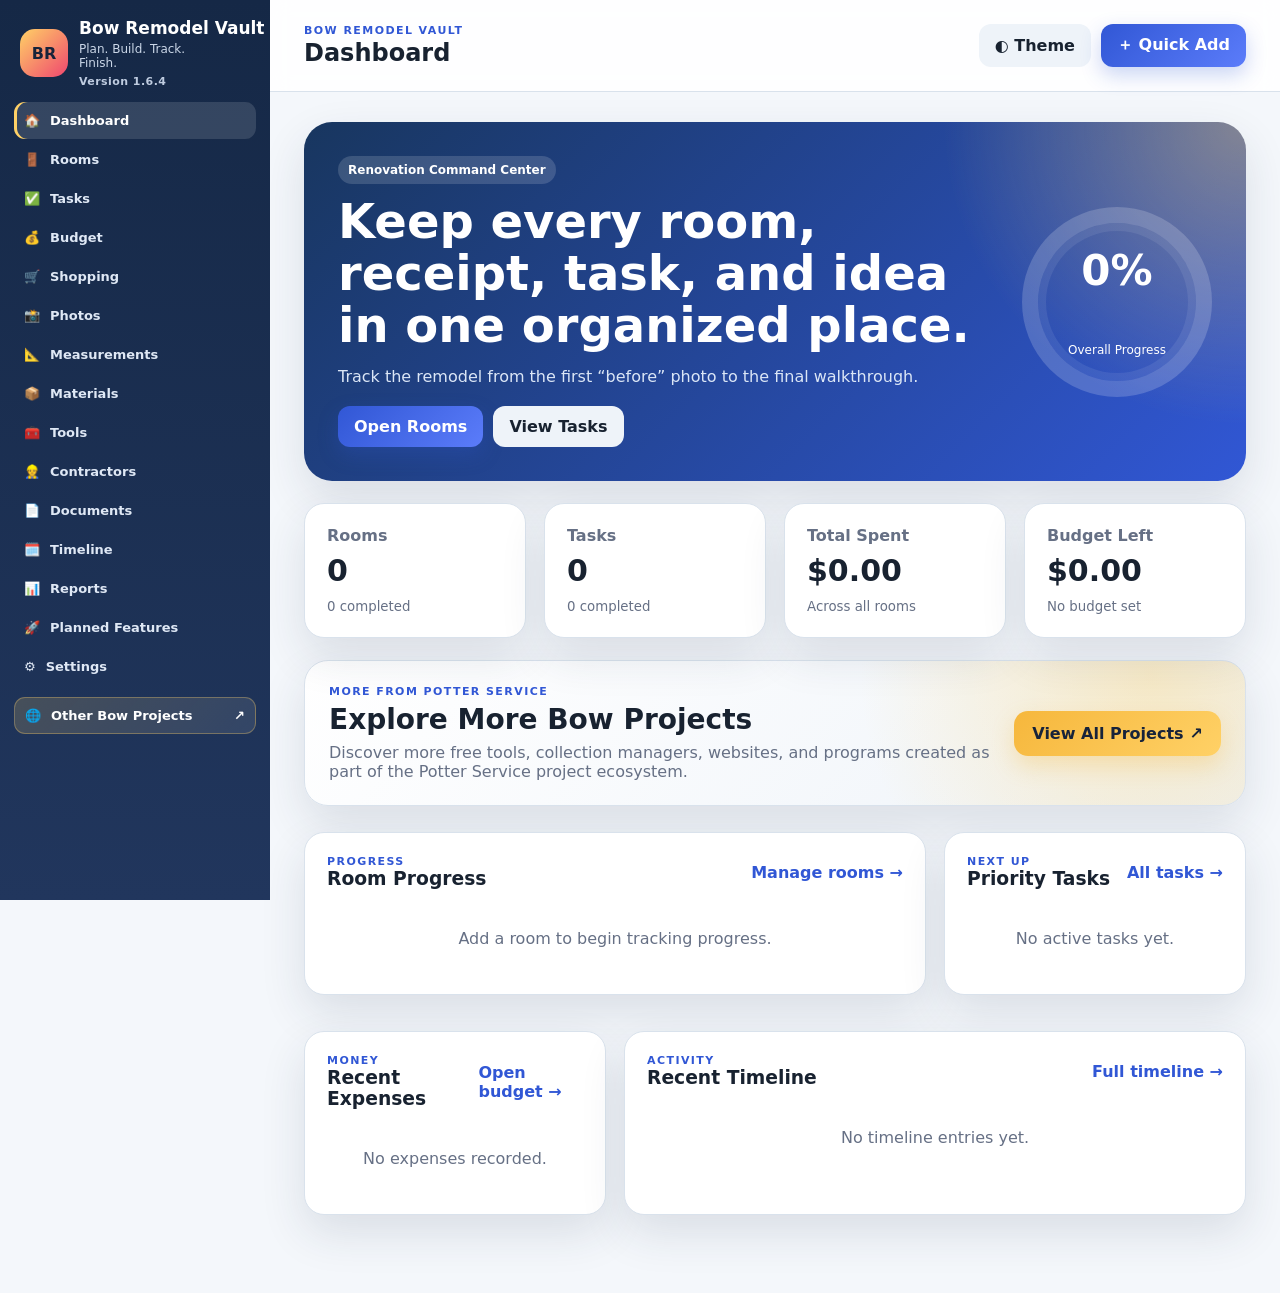
<file: index.html>
<!doctype html>
<html lang="en">
<head>
<meta charset="utf-8">
<meta name="viewport" content="width=device-width,initial-scale=1">
<title>Dashboard | Bow Remodel Vault</title>
<link rel="stylesheet" href="assets/styles.css">

<!-- Google Analytics 4 + Bow Remodel Vault tracking -->
<script async src="https://www.googletagmanager.com/gtag/js?id=G-ELQSW0TEBE"></script>
<script>
  window.dataLayer = window.dataLayer || [];
  function gtag(){dataLayer.push(arguments);}

  gtag('js', new Date());

  gtag('config', 'G-ELQSW0TEBE', {
    send_page_view: true,
    page_title: document.title,
    page_location: window.location.href,
    page_path: window.location.pathname,
    site_name: 'Bow Remodel Vault'
  });

  (function () {
    function cleanText(value) {
      return (value || '').replace(/\s+/g, ' ').trim().slice(0, 120);
    }

    function pageName() {
      return document.body && document.body.dataset.page
        ? document.body.dataset.page
        : window.location.pathname.split('/').pop().replace('.html', '') || 'dashboard';
    }

    function appVersion() {
      return document.body && document.body.dataset.version
        ? document.body.dataset.version
        : 'unknown';
    }

    function elementName(el) {
      return cleanText(
        el.getAttribute('data-track-name') ||
        el.getAttribute('aria-label') ||
        el.innerText ||
        el.textContent ||
        el.getAttribute('title') ||
        el.id ||
        el.className ||
        el.tagName
      );
    }

    function clickType(el, href, name) {
      var lowerName = (name || '').toLowerCase();
      if (href.startsWith('tel:')) return 'phone_click';
      if (href.startsWith('mailto:')) return 'email_click';
      if (href.startsWith('sms:')) return 'text_click';
      if (el.hasAttribute('download') || /\.(pdf|zip|docx?|xlsx?|pptx?|csv|json|jpg|jpeg|png|webp)$/i.test(href)) return 'download_click';
      if (lowerName.includes('print')) return 'print_click';
      if (lowerName.includes('pdf')) return 'pdf_click';
      if (lowerName.includes('export')) return 'export_click';
      if (lowerName.includes('import')) return 'import_click';
      if (lowerName.includes('quick add')) return 'quick_add_click';
      if (lowerName.includes('add new')) return 'add_new_click';
      if (el.tagName === 'BUTTON' || el.getAttribute('role') === 'button' || el.classList.contains('btn')) return 'button_click';
      return 'link_click';
    }

    document.addEventListener('DOMContentLoaded', function () {
      gtag('event', 'project_loaded', {
        project_name: 'Bow Remodel Vault',
        site_name: 'Bow Remodel Vault',
        page_name_custom: pageName(),
        app_version: appVersion(),
        site_host: window.location.hostname,
        page_path: window.location.pathname,
        page_title: document.title
      });
    });

    document.addEventListener('click', function (event) {
      var el = event.target.closest('a, button, [role="button"], input[type="button"], input[type="submit"]');
      if (!el || typeof gtag !== 'function') return;

      var href = el.getAttribute('href') || '';
      var absoluteUrl = '';
      try { absoluteUrl = href ? new URL(href, window.location.href).href : ''; } catch (e) {}

      var destinationHost = '';
      try { destinationHost = absoluteUrl ? new URL(absoluteUrl).hostname : ''; } catch (e) {}

      var name = elementName(el);
      var eventName = clickType(el, href, name);
      var isExternal = destinationHost && destinationHost !== window.location.hostname;

      gtag('event', eventName, {
        project_name: 'Bow Remodel Vault',
        site_name: 'Bow Remodel Vault',
        app_version: appVersion(),
        page_name_custom: pageName(),
        page_title: document.title,
        page_path: window.location.pathname,
        page_url: window.location.href,
        element_text: name,
        element_id: el.id || '',
        element_classes: cleanText(typeof el.className === 'string' ? el.className : ''),
        element_tag: el.tagName.toLowerCase(),
        destination_url: absoluteUrl,
        destination_host: destinationHost,
        outbound: !!isExternal,
        referrer_url: document.referrer || '',
        traffic_source: new URLSearchParams(window.location.search).get('utm_source') || '',
        traffic_medium: new URLSearchParams(window.location.search).get('utm_medium') || '',
        traffic_campaign: new URLSearchParams(window.location.search).get('utm_campaign') || ''
      });
    }, true);

    document.addEventListener('submit', function (event) {
      var form = event.target;
      if (!form || form.tagName !== 'FORM' || typeof gtag !== 'function') return;

      gtag('event', 'form_save', {
        project_name: 'Bow Remodel Vault',
        site_name: 'Bow Remodel Vault',
        app_version: appVersion(),
        page_name_custom: pageName(),
        form_id: form.id || '',
        form_type: form.getAttribute('data-form') || form.getAttribute('name') || 'unknown',
        page_path: window.location.pathname,
        page_title: document.title
      });
    }, true);

    document.addEventListener('change', function (event) {
      var el = event.target;
      if (!el || typeof gtag !== 'function') return;

      if (el.matches('input[type="file"]')) {
        gtag('event', 'file_selected', {
          project_name: 'Bow Remodel Vault',
          site_name: 'Bow Remodel Vault',
          app_version: appVersion(),
          page_name_custom: pageName(),
          field_name: el.name || el.id || 'file',
          page_path: window.location.pathname
        });
      }
    }, true);
  })();
</script>

</head>
<body data-version="1.6.4" data-page="dashboard">
<div class="mobile-menu-backdrop" id="mobileMenuBackdrop" aria-hidden="true"></div>
<div class="app-shell">
<aside class="sidebar" id="mobileSidebar">
<button type="button" class="mobile-menu-close" id="mobileMenuClose" aria-label="Close navigation menu">✕</button>
  <div class="brand">
    <div class="brand-mark">BR</div>
    <div class="brand-copy"><h1>Bow Remodel Vault</h1><p>Plan. Build. Track. Finish.</p><small class="app-version">Version 1.6.4</small></div>
    
  </div>
  <nav><a class="active" href="index.html"><span>🏠</span>Dashboard</a>
<a class="" href="rooms.html"><span>🚪</span>Rooms</a>
<a class="" href="tasks.html"><span>✅</span>Tasks</a>
<a class="" href="budget.html"><span>💰</span>Budget</a>
<a class="" href="shopping.html"><span>🛒</span>Shopping</a>
<a class="" href="photos.html"><span>📸</span>Photos</a>
<a class="" href="measurements.html"><span>📐</span>Measurements</a>
<a class="" href="materials.html"><span>📦</span>Materials</a>
<a class="" href="tools.html"><span>🧰</span>Tools</a>
<a class="" href="contractors.html"><span>👷</span>Contractors</a>
<a class="" href="documents.html"><span>📄</span>Documents</a>
<a class="" href="timeline.html"><span>🗓️</span>Timeline</a>
<a class="" href="reports.html"><span>📊</span>Reports</a>
<a href="planned-features.html"><span>🚀</span>Planned Features</a>
  <a class="" href="settings.html"><span>⚙️</span>Settings</a>
<a class="projects-link" href="https://potterservice.com/projects.html" target="_blank" rel="noopener noreferrer"><span>🌐</span>Other Bow Projects <b>↗</b></a>
</nav>
</aside>
<main class="main">
<header class="topbar">
  <button class="menu-btn" id="menuBtn" type="button" aria-label="Open navigation menu" aria-controls="mobileSidebar" aria-expanded="false">☰</button>
  <div>
    <p class="eyebrow">Bow Remodel Vault</p>
    <h2>Dashboard</h2>
  </div>
  <div class="top-actions">
    <button class="ghost" data-action="theme-toggle">◐ Theme</button>
    <button class="primary" data-action="open-quick-add">＋ Quick Add</button>
  </div>
</header>
<section class="page-content" id="pageContent">

<div class="hero">
  <div>
    <span class="badge">Renovation Command Center</span>
    <h3>Keep every room, receipt, task, and idea in one organized place.</h3>
    <p>Track the remodel from the first “before” photo to the final walkthrough.</p>
    <div class="hero-actions">
      <a class="primary button-link" href="rooms.html">Open Rooms</a>
      <a class="ghost button-link" href="tasks.html">View Tasks</a>
    </div>
  </div>
  <div class="progress-orb">
    <strong id="overallProgress">0%</strong><span>Overall Progress</span>
  </div>
</div>

<div class="stat-grid">
  <article class="stat-card"><span>Rooms</span><strong id="statRooms">0</strong><small id="statRoomsDone">0 completed</small></article>
  <article class="stat-card"><span>Tasks</span><strong id="statTasks">0</strong><small id="statTasksDone">0 completed</small></article>
  <article class="stat-card"><span>Total Spent</span><strong id="statSpent">$0.00</strong><small>Across all rooms</small></article>
  <article class="stat-card"><span>Budget Left</span><strong id="statRemaining">$0.00</strong><small id="statBudgetLabel">No budget set</small></article>
</div>


<section class="projects-showcase">
  <div>
    <p class="eyebrow">More From Potter Service</p>
    <h3>Explore More Bow Projects</h3>
    <p>Discover more free tools, collection managers, websites, and programs created as part of the Potter Service project ecosystem.</p>
  </div>
  <a class="projects-cta" href="https://potterservice.com/projects.html" target="_blank" rel="noopener noreferrer">View All Projects <span>↗</span></a>
</section>

<div class="dashboard-grid">
  <section class="panel span-2">
    <div class="panel-head"><div><p class="eyebrow">Progress</p><h3>Room Progress</h3></div><a href="rooms.html">Manage rooms →</a></div>
    <div id="dashboardRooms" class="room-progress-list empty-state">Add a room to begin tracking progress.</div>
  </section>
  <section class="panel">
    <div class="panel-head"><div><p class="eyebrow">Next Up</p><h3>Priority Tasks</h3></div><a href="tasks.html">All tasks →</a></div>
    <div id="priorityTasks" class="stack empty-state">No active tasks yet.</div>
  </section>
  <section class="panel">
    <div class="panel-head"><div><p class="eyebrow">Money</p><h3>Recent Expenses</h3></div><a href="budget.html">Open budget →</a></div>
    <div id="recentExpenses" class="stack empty-state">No expenses recorded.</div>
  </section>
  <section class="panel span-2">
    <div class="panel-head"><div><p class="eyebrow">Activity</p><h3>Recent Timeline</h3></div><a href="timeline.html">Full timeline →</a></div>
    <div id="recentTimeline" class="timeline-list empty-state">No timeline entries yet.</div>
  </section>
</div>

</section>
</main>
</div>
<div class="modal-backdrop hidden" id="modalBackdrop"></div>
<div class="modal hidden" id="quickModal">
  <div class="modal-head"><h3>Quick Add</h3><button data-action="close-modal">✕</button></div>
  <div class="quick-grid">
    <button data-quick="room">🚪 Room</button>
    <button data-quick="task">✅ Task</button>
    <button data-quick="expense">💰 Expense</button>
    <button data-quick="shopping">🛒 Shopping Item</button>
    <button data-quick="timeline">🗓️ Timeline Note</button>
    <button data-quick="measurement">📐 Measurement</button>
  </div>
</div>
<script src="assets/app.js"></script>
</body>
</html>
</file>
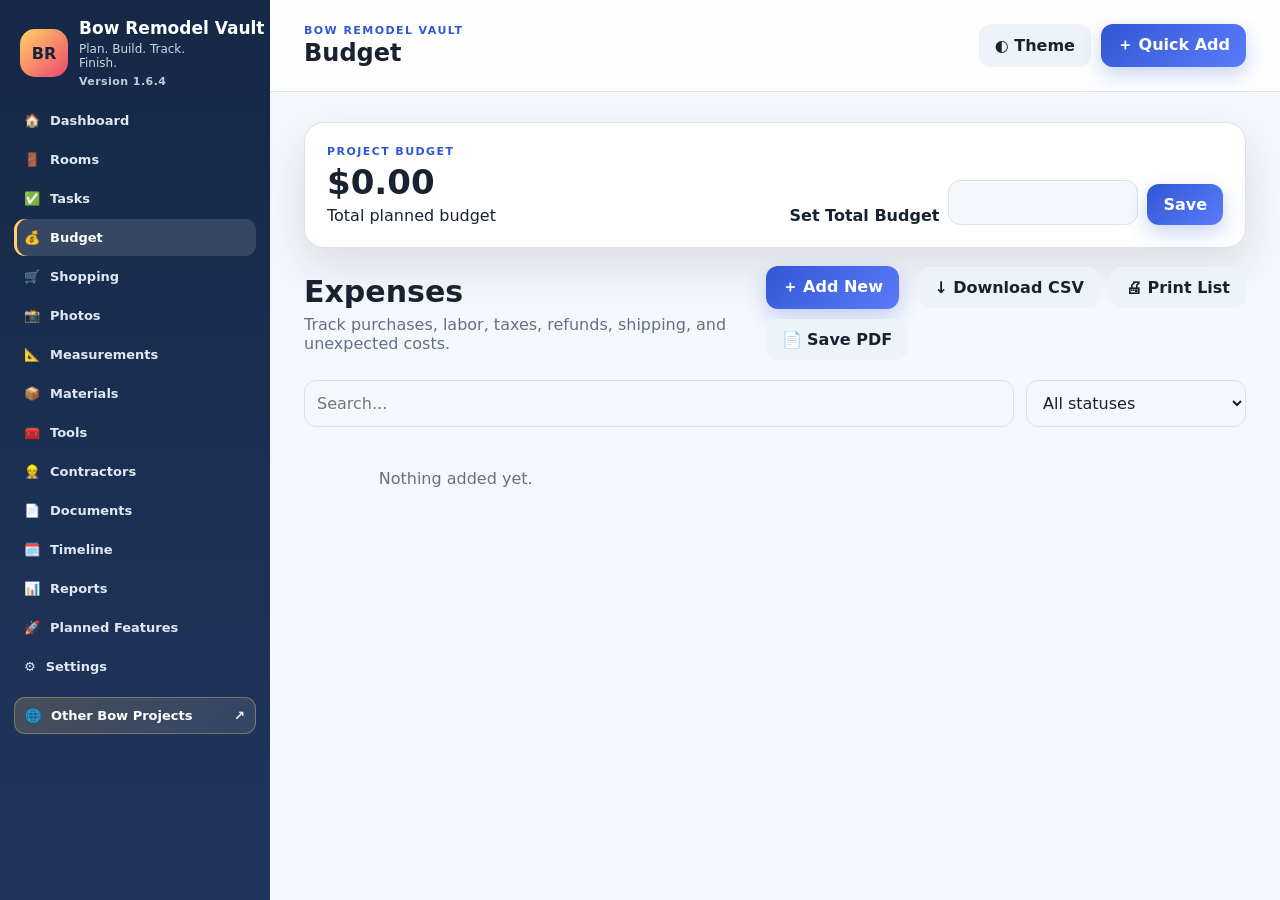
<file: budget.html>
<!doctype html>
<html lang="en">
<head>
<meta charset="utf-8">
<meta name="viewport" content="width=device-width,initial-scale=1">
<title>Budget | Bow Remodel Vault</title>
<link rel="stylesheet" href="assets/styles.css">

<!-- Google Analytics 4 + Bow Remodel Vault tracking -->
<script async src="https://www.googletagmanager.com/gtag/js?id=G-ELQSW0TEBE"></script>
<script>
  window.dataLayer = window.dataLayer || [];
  function gtag(){dataLayer.push(arguments);}

  gtag('js', new Date());

  gtag('config', 'G-ELQSW0TEBE', {
    send_page_view: true,
    page_title: document.title,
    page_location: window.location.href,
    page_path: window.location.pathname,
    site_name: 'Bow Remodel Vault'
  });

  (function () {
    function cleanText(value) {
      return (value || '').replace(/\s+/g, ' ').trim().slice(0, 120);
    }

    function pageName() {
      return document.body && document.body.dataset.page
        ? document.body.dataset.page
        : window.location.pathname.split('/').pop().replace('.html', '') || 'dashboard';
    }

    function appVersion() {
      return document.body && document.body.dataset.version
        ? document.body.dataset.version
        : 'unknown';
    }

    function elementName(el) {
      return cleanText(
        el.getAttribute('data-track-name') ||
        el.getAttribute('aria-label') ||
        el.innerText ||
        el.textContent ||
        el.getAttribute('title') ||
        el.id ||
        el.className ||
        el.tagName
      );
    }

    function clickType(el, href, name) {
      var lowerName = (name || '').toLowerCase();
      if (href.startsWith('tel:')) return 'phone_click';
      if (href.startsWith('mailto:')) return 'email_click';
      if (href.startsWith('sms:')) return 'text_click';
      if (el.hasAttribute('download') || /\.(pdf|zip|docx?|xlsx?|pptx?|csv|json|jpg|jpeg|png|webp)$/i.test(href)) return 'download_click';
      if (lowerName.includes('print')) return 'print_click';
      if (lowerName.includes('pdf')) return 'pdf_click';
      if (lowerName.includes('export')) return 'export_click';
      if (lowerName.includes('import')) return 'import_click';
      if (lowerName.includes('quick add')) return 'quick_add_click';
      if (lowerName.includes('add new')) return 'add_new_click';
      if (el.tagName === 'BUTTON' || el.getAttribute('role') === 'button' || el.classList.contains('btn')) return 'button_click';
      return 'link_click';
    }

    document.addEventListener('DOMContentLoaded', function () {
      gtag('event', 'project_loaded', {
        project_name: 'Bow Remodel Vault',
        site_name: 'Bow Remodel Vault',
        page_name_custom: pageName(),
        app_version: appVersion(),
        site_host: window.location.hostname,
        page_path: window.location.pathname,
        page_title: document.title
      });
    });

    document.addEventListener('click', function (event) {
      var el = event.target.closest('a, button, [role="button"], input[type="button"], input[type="submit"]');
      if (!el || typeof gtag !== 'function') return;

      var href = el.getAttribute('href') || '';
      var absoluteUrl = '';
      try { absoluteUrl = href ? new URL(href, window.location.href).href : ''; } catch (e) {}

      var destinationHost = '';
      try { destinationHost = absoluteUrl ? new URL(absoluteUrl).hostname : ''; } catch (e) {}

      var name = elementName(el);
      var eventName = clickType(el, href, name);
      var isExternal = destinationHost && destinationHost !== window.location.hostname;

      gtag('event', eventName, {
        project_name: 'Bow Remodel Vault',
        site_name: 'Bow Remodel Vault',
        app_version: appVersion(),
        page_name_custom: pageName(),
        page_title: document.title,
        page_path: window.location.pathname,
        page_url: window.location.href,
        element_text: name,
        element_id: el.id || '',
        element_classes: cleanText(typeof el.className === 'string' ? el.className : ''),
        element_tag: el.tagName.toLowerCase(),
        destination_url: absoluteUrl,
        destination_host: destinationHost,
        outbound: !!isExternal,
        referrer_url: document.referrer || '',
        traffic_source: new URLSearchParams(window.location.search).get('utm_source') || '',
        traffic_medium: new URLSearchParams(window.location.search).get('utm_medium') || '',
        traffic_campaign: new URLSearchParams(window.location.search).get('utm_campaign') || ''
      });
    }, true);

    document.addEventListener('submit', function (event) {
      var form = event.target;
      if (!form || form.tagName !== 'FORM' || typeof gtag !== 'function') return;

      gtag('event', 'form_save', {
        project_name: 'Bow Remodel Vault',
        site_name: 'Bow Remodel Vault',
        app_version: appVersion(),
        page_name_custom: pageName(),
        form_id: form.id || '',
        form_type: form.getAttribute('data-form') || form.getAttribute('name') || 'unknown',
        page_path: window.location.pathname,
        page_title: document.title
      });
    }, true);

    document.addEventListener('change', function (event) {
      var el = event.target;
      if (!el || typeof gtag !== 'function') return;

      if (el.matches('input[type="file"]')) {
        gtag('event', 'file_selected', {
          project_name: 'Bow Remodel Vault',
          site_name: 'Bow Remodel Vault',
          app_version: appVersion(),
          page_name_custom: pageName(),
          field_name: el.name || el.id || 'file',
          page_path: window.location.pathname
        });
      }
    }, true);
  })();
</script>

</head>
<body data-version="1.6.4" data-page="budget">
<div class="mobile-menu-backdrop" id="mobileMenuBackdrop" aria-hidden="true"></div>
<div class="app-shell">
<aside class="sidebar" id="mobileSidebar">
<button type="button" class="mobile-menu-close" id="mobileMenuClose" aria-label="Close navigation menu">✕</button>
  <div class="brand">
    <div class="brand-mark">BR</div>
    <div class="brand-copy"><h1>Bow Remodel Vault</h1><p>Plan. Build. Track. Finish.</p><small class="app-version">Version 1.6.4</small></div>
    
  </div>
  <nav><a class="" href="index.html"><span>🏠</span>Dashboard</a>
<a class="" href="rooms.html"><span>🚪</span>Rooms</a>
<a class="" href="tasks.html"><span>✅</span>Tasks</a>
<a class="active" href="budget.html"><span>💰</span>Budget</a>
<a class="" href="shopping.html"><span>🛒</span>Shopping</a>
<a class="" href="photos.html"><span>📸</span>Photos</a>
<a class="" href="measurements.html"><span>📐</span>Measurements</a>
<a class="" href="materials.html"><span>📦</span>Materials</a>
<a class="" href="tools.html"><span>🧰</span>Tools</a>
<a class="" href="contractors.html"><span>👷</span>Contractors</a>
<a class="" href="documents.html"><span>📄</span>Documents</a>
<a class="" href="timeline.html"><span>🗓️</span>Timeline</a>
<a class="" href="reports.html"><span>📊</span>Reports</a>
<a href="planned-features.html"><span>🚀</span>Planned Features</a>
  <a class="" href="settings.html"><span>⚙️</span>Settings</a>
<a class="projects-link" href="https://potterservice.com/projects.html" target="_blank" rel="noopener noreferrer"><span>🌐</span>Other Bow Projects <b>↗</b></a>
</nav>
</aside>
<main class="main">
<header class="topbar">
  <button class="menu-btn" id="menuBtn" type="button" aria-label="Open navigation menu" aria-controls="mobileSidebar" aria-expanded="false">☰</button>
  <div>
    <p class="eyebrow">Bow Remodel Vault</p>
    <h2>Budget</h2>
  </div>
  <div class="top-actions">
    <button class="ghost" data-action="theme-toggle">◐ Theme</button>
    <button class="primary" data-action="open-quick-add">＋ Quick Add</button>
  </div>
</header>
<section class="page-content" id="pageContent">

<div class="budget-hero">
  <div><p class="eyebrow">Project Budget</p><h3 id="budgetTotal">$0.00</h3><span>Total planned budget</span></div>
  <label>Set Total Budget<input id="globalBudgetInput" type="number" min="0" step="0.01"><button class="primary" id="saveGlobalBudget">Save</button></label>
</div>

<div class="page-intro"><div><h3>Expenses</h3><p>Track purchases, labor, taxes, refunds, shipping, and unexpected costs.</p></div><button class="primary" data-toggle-form="expenseForm">＋ Add New</button></div>
<section class="panel hidden" id="expenseForm">
  <div class="panel-head"><h3>Add Expense</h3><button class="ghost" data-toggle-form="expenseForm">Close</button></div>
  <form class="form-grid" data-form="expense">
    <label>Description<input required name="name" placeholder="Kitchen paint"></label>
<label>Room<input name="room" placeholder="Kitchen"></label>
<label>Category<select name="category"><option>Materials</option><option>Labor</option><option>Electrical</option><option>Plumbing</option><option>Paint</option><option>Flooring</option><option>Appliances</option><option>Permits</option><option>Tools</option><option>Miscellaneous</option></select></label>
<label>Store / Vendor<input name="vendor" placeholder="Lowe's"></label>
<label>Amount<input required name="amount" type="number" min="0" step="0.01"></label>
<label>Tax<input name="tax" type="number" min="0" step="0.01"></label>
<label>Date<input name="date" type="date"></label>
<label>Payment Method<input name="payment" placeholder="Card, cash..."></label>
<label class="span-2">Notes<textarea name="notes"></textarea></label>
    <div class="form-actions"><button class="primary" type="submit">Save</button><button class="ghost" type="reset">Clear</button></div>
  </form>
</section>
<div class="filter-bar">
  <input type="search" placeholder="Search..." data-search="expense">
  <select data-filter-status="expense"><option value="">All statuses</option><option>Not Started</option><option>Planning</option><option>In Progress</option><option>Waiting</option><option>Paused</option><option>Completed</option></select>
</div>
<div class="card-grid" id="expenseList"></div>

</section>
</main>
</div>
<div class="modal-backdrop hidden" id="modalBackdrop"></div>
<div class="modal hidden" id="quickModal">
  <div class="modal-head"><h3>Quick Add</h3><button data-action="close-modal">✕</button></div>
  <div class="quick-grid">
    <button data-quick="room">🚪 Room</button>
    <button data-quick="task">✅ Task</button>
    <button data-quick="expense">💰 Expense</button>
    <button data-quick="shopping">🛒 Shopping Item</button>
    <button data-quick="timeline">🗓️ Timeline Note</button>
    <button data-quick="measurement">📐 Measurement</button>
  </div>
</div>
<script src="assets/app.js"></script>
</body>
</html>
</file>
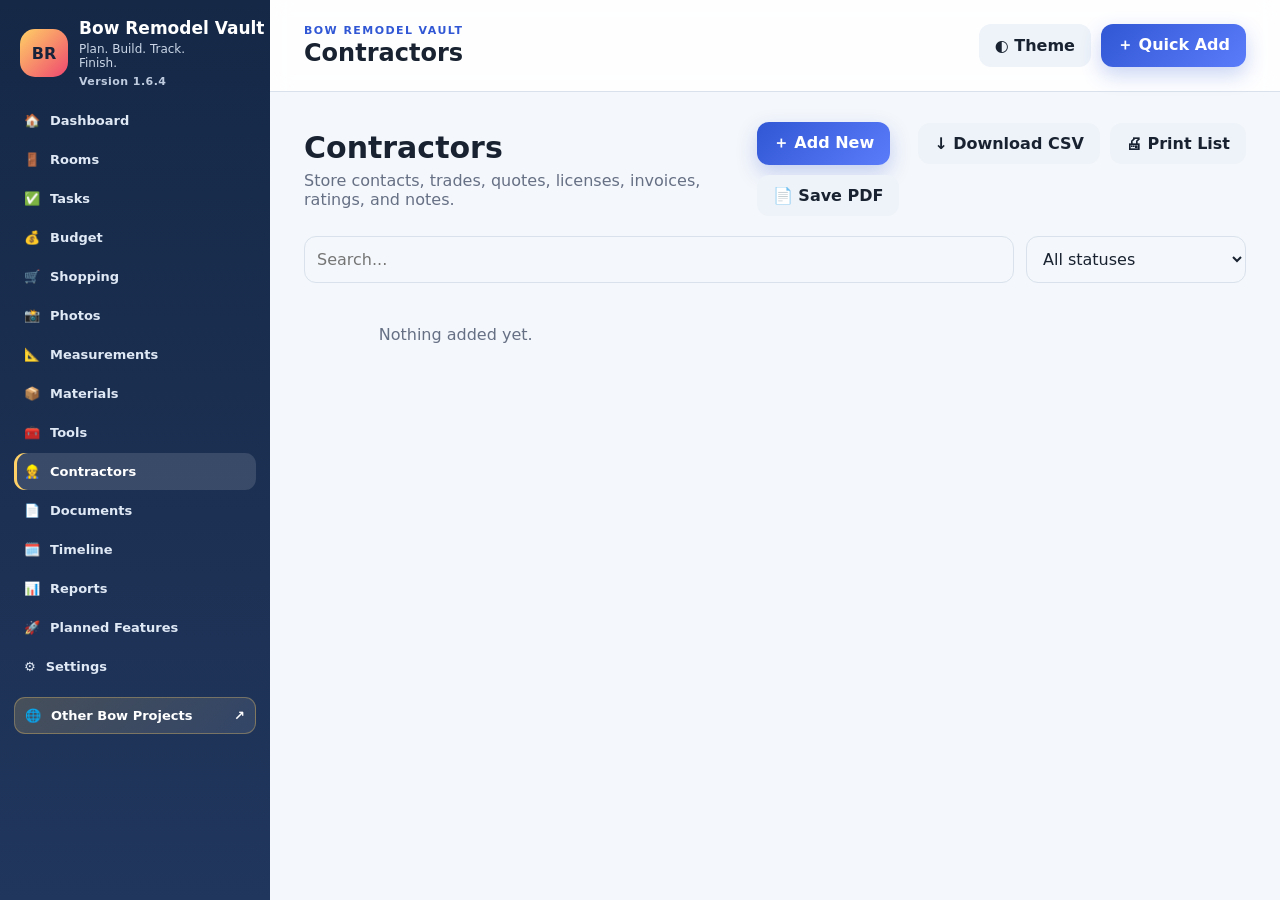
<file: contractors.html>
<!doctype html>
<html lang="en">
<head>
<meta charset="utf-8">
<meta name="viewport" content="width=device-width,initial-scale=1">
<title>Contractors | Bow Remodel Vault</title>
<link rel="stylesheet" href="assets/styles.css">

<!-- Google Analytics 4 + Bow Remodel Vault tracking -->
<script async src="https://www.googletagmanager.com/gtag/js?id=G-ELQSW0TEBE"></script>
<script>
  window.dataLayer = window.dataLayer || [];
  function gtag(){dataLayer.push(arguments);}

  gtag('js', new Date());

  gtag('config', 'G-ELQSW0TEBE', {
    send_page_view: true,
    page_title: document.title,
    page_location: window.location.href,
    page_path: window.location.pathname,
    site_name: 'Bow Remodel Vault'
  });

  (function () {
    function cleanText(value) {
      return (value || '').replace(/\s+/g, ' ').trim().slice(0, 120);
    }

    function pageName() {
      return document.body && document.body.dataset.page
        ? document.body.dataset.page
        : window.location.pathname.split('/').pop().replace('.html', '') || 'dashboard';
    }

    function appVersion() {
      return document.body && document.body.dataset.version
        ? document.body.dataset.version
        : 'unknown';
    }

    function elementName(el) {
      return cleanText(
        el.getAttribute('data-track-name') ||
        el.getAttribute('aria-label') ||
        el.innerText ||
        el.textContent ||
        el.getAttribute('title') ||
        el.id ||
        el.className ||
        el.tagName
      );
    }

    function clickType(el, href, name) {
      var lowerName = (name || '').toLowerCase();
      if (href.startsWith('tel:')) return 'phone_click';
      if (href.startsWith('mailto:')) return 'email_click';
      if (href.startsWith('sms:')) return 'text_click';
      if (el.hasAttribute('download') || /\.(pdf|zip|docx?|xlsx?|pptx?|csv|json|jpg|jpeg|png|webp)$/i.test(href)) return 'download_click';
      if (lowerName.includes('print')) return 'print_click';
      if (lowerName.includes('pdf')) return 'pdf_click';
      if (lowerName.includes('export')) return 'export_click';
      if (lowerName.includes('import')) return 'import_click';
      if (lowerName.includes('quick add')) return 'quick_add_click';
      if (lowerName.includes('add new')) return 'add_new_click';
      if (el.tagName === 'BUTTON' || el.getAttribute('role') === 'button' || el.classList.contains('btn')) return 'button_click';
      return 'link_click';
    }

    document.addEventListener('DOMContentLoaded', function () {
      gtag('event', 'project_loaded', {
        project_name: 'Bow Remodel Vault',
        site_name: 'Bow Remodel Vault',
        page_name_custom: pageName(),
        app_version: appVersion(),
        site_host: window.location.hostname,
        page_path: window.location.pathname,
        page_title: document.title
      });
    });

    document.addEventListener('click', function (event) {
      var el = event.target.closest('a, button, [role="button"], input[type="button"], input[type="submit"]');
      if (!el || typeof gtag !== 'function') return;

      var href = el.getAttribute('href') || '';
      var absoluteUrl = '';
      try { absoluteUrl = href ? new URL(href, window.location.href).href : ''; } catch (e) {}

      var destinationHost = '';
      try { destinationHost = absoluteUrl ? new URL(absoluteUrl).hostname : ''; } catch (e) {}

      var name = elementName(el);
      var eventName = clickType(el, href, name);
      var isExternal = destinationHost && destinationHost !== window.location.hostname;

      gtag('event', eventName, {
        project_name: 'Bow Remodel Vault',
        site_name: 'Bow Remodel Vault',
        app_version: appVersion(),
        page_name_custom: pageName(),
        page_title: document.title,
        page_path: window.location.pathname,
        page_url: window.location.href,
        element_text: name,
        element_id: el.id || '',
        element_classes: cleanText(typeof el.className === 'string' ? el.className : ''),
        element_tag: el.tagName.toLowerCase(),
        destination_url: absoluteUrl,
        destination_host: destinationHost,
        outbound: !!isExternal,
        referrer_url: document.referrer || '',
        traffic_source: new URLSearchParams(window.location.search).get('utm_source') || '',
        traffic_medium: new URLSearchParams(window.location.search).get('utm_medium') || '',
        traffic_campaign: new URLSearchParams(window.location.search).get('utm_campaign') || ''
      });
    }, true);

    document.addEventListener('submit', function (event) {
      var form = event.target;
      if (!form || form.tagName !== 'FORM' || typeof gtag !== 'function') return;

      gtag('event', 'form_save', {
        project_name: 'Bow Remodel Vault',
        site_name: 'Bow Remodel Vault',
        app_version: appVersion(),
        page_name_custom: pageName(),
        form_id: form.id || '',
        form_type: form.getAttribute('data-form') || form.getAttribute('name') || 'unknown',
        page_path: window.location.pathname,
        page_title: document.title
      });
    }, true);

    document.addEventListener('change', function (event) {
      var el = event.target;
      if (!el || typeof gtag !== 'function') return;

      if (el.matches('input[type="file"]')) {
        gtag('event', 'file_selected', {
          project_name: 'Bow Remodel Vault',
          site_name: 'Bow Remodel Vault',
          app_version: appVersion(),
          page_name_custom: pageName(),
          field_name: el.name || el.id || 'file',
          page_path: window.location.pathname
        });
      }
    }, true);
  })();
</script>

</head>
<body data-version="1.6.4" data-page="contractors">
<div class="mobile-menu-backdrop" id="mobileMenuBackdrop" aria-hidden="true"></div>
<div class="app-shell">
<aside class="sidebar" id="mobileSidebar">
<button type="button" class="mobile-menu-close" id="mobileMenuClose" aria-label="Close navigation menu">✕</button>
  <div class="brand">
    <div class="brand-mark">BR</div>
    <div class="brand-copy"><h1>Bow Remodel Vault</h1><p>Plan. Build. Track. Finish.</p><small class="app-version">Version 1.6.4</small></div>
    
  </div>
  <nav><a class="" href="index.html"><span>🏠</span>Dashboard</a>
<a class="" href="rooms.html"><span>🚪</span>Rooms</a>
<a class="" href="tasks.html"><span>✅</span>Tasks</a>
<a class="" href="budget.html"><span>💰</span>Budget</a>
<a class="" href="shopping.html"><span>🛒</span>Shopping</a>
<a class="" href="photos.html"><span>📸</span>Photos</a>
<a class="" href="measurements.html"><span>📐</span>Measurements</a>
<a class="" href="materials.html"><span>📦</span>Materials</a>
<a class="" href="tools.html"><span>🧰</span>Tools</a>
<a class="active" href="contractors.html"><span>👷</span>Contractors</a>
<a class="" href="documents.html"><span>📄</span>Documents</a>
<a class="" href="timeline.html"><span>🗓️</span>Timeline</a>
<a class="" href="reports.html"><span>📊</span>Reports</a>
<a href="planned-features.html"><span>🚀</span>Planned Features</a>
  <a class="" href="settings.html"><span>⚙️</span>Settings</a>
<a class="projects-link" href="https://potterservice.com/projects.html" target="_blank" rel="noopener noreferrer"><span>🌐</span>Other Bow Projects <b>↗</b></a>
</nav>
</aside>
<main class="main">
<header class="topbar">
  <button class="menu-btn" id="menuBtn" type="button" aria-label="Open navigation menu" aria-controls="mobileSidebar" aria-expanded="false">☰</button>
  <div>
    <p class="eyebrow">Bow Remodel Vault</p>
    <h2>Contractors</h2>
  </div>
  <div class="top-actions">
    <button class="ghost" data-action="theme-toggle">◐ Theme</button>
    <button class="primary" data-action="open-quick-add">＋ Quick Add</button>
  </div>
</header>
<section class="page-content" id="pageContent">

<div class="page-intro"><div><h3>Contractors</h3><p>Store contacts, trades, quotes, licenses, invoices, ratings, and notes.</p></div><button class="primary" data-toggle-form="contractorForm">＋ Add New</button></div>
<section class="panel hidden" id="contractorForm">
  <div class="panel-head"><h3>Add Contractor</h3><button class="ghost" data-toggle-form="contractorForm">Close</button></div>
  <form class="form-grid" data-form="contractor">
    <label>Name<input required name="name" placeholder="John Smith"></label>
<label>Company<input name="company"></label>
<label>Trade<input name="trade" placeholder="Electrician"></label>
<label>Phone<input name="phone" type="tel"></label>
<label>Email<input name="email" type="email"></label>
<label>License<input name="license"></label>
<label>Status<select name="status"><option>Considering</option><option>Quoted</option><option>Hired</option><option>Active</option><option>Completed</option><option>Do Not Use</option></select></label>
<label>Rating<input name="rating" type="number" min="1" max="5"></label>
<label class="span-2">Notes<textarea name="notes"></textarea></label>
    <div class="form-actions"><button class="primary" type="submit">Save</button><button class="ghost" type="reset">Clear</button></div>
  </form>
</section>
<div class="filter-bar">
  <input type="search" placeholder="Search..." data-search="contractor">
  <select data-filter-status="contractor"><option value="">All statuses</option><option>Not Started</option><option>Planning</option><option>In Progress</option><option>Waiting</option><option>Paused</option><option>Completed</option></select>
</div>
<div class="card-grid" id="contractorList"></div>

</section>
</main>
</div>
<div class="modal-backdrop hidden" id="modalBackdrop"></div>
<div class="modal hidden" id="quickModal">
  <div class="modal-head"><h3>Quick Add</h3><button data-action="close-modal">✕</button></div>
  <div class="quick-grid">
    <button data-quick="room">🚪 Room</button>
    <button data-quick="task">✅ Task</button>
    <button data-quick="expense">💰 Expense</button>
    <button data-quick="shopping">🛒 Shopping Item</button>
    <button data-quick="timeline">🗓️ Timeline Note</button>
    <button data-quick="measurement">📐 Measurement</button>
  </div>
</div>
<script src="assets/app.js"></script>
</body>
</html>
</file>
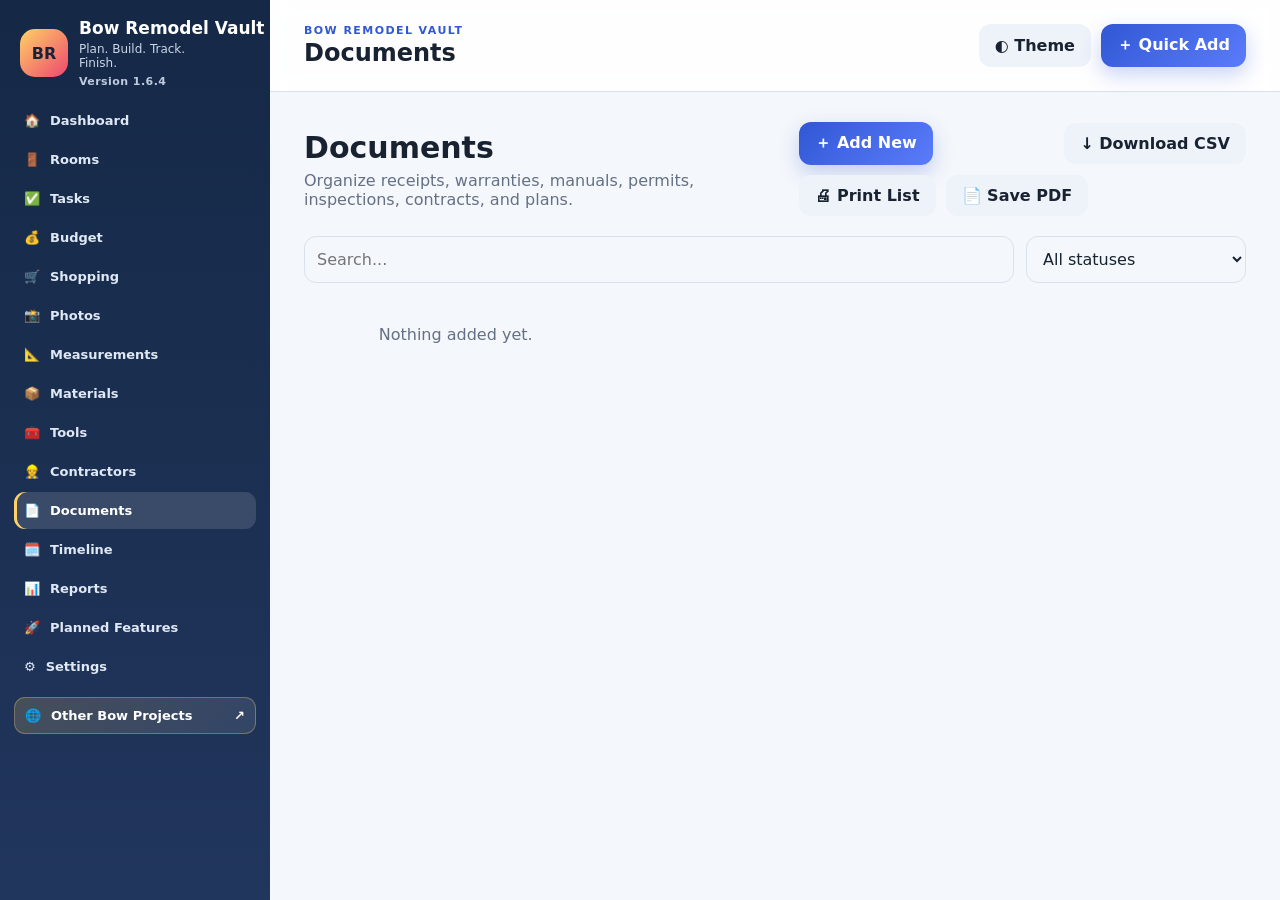
<file: documents.html>
<!doctype html>
<html lang="en">
<head>
<meta charset="utf-8">
<meta name="viewport" content="width=device-width,initial-scale=1">
<title>Documents | Bow Remodel Vault</title>
<link rel="stylesheet" href="assets/styles.css">

<!-- Google Analytics 4 + Bow Remodel Vault tracking -->
<script async src="https://www.googletagmanager.com/gtag/js?id=G-ELQSW0TEBE"></script>
<script>
  window.dataLayer = window.dataLayer || [];
  function gtag(){dataLayer.push(arguments);}

  gtag('js', new Date());

  gtag('config', 'G-ELQSW0TEBE', {
    send_page_view: true,
    page_title: document.title,
    page_location: window.location.href,
    page_path: window.location.pathname,
    site_name: 'Bow Remodel Vault'
  });

  (function () {
    function cleanText(value) {
      return (value || '').replace(/\s+/g, ' ').trim().slice(0, 120);
    }

    function pageName() {
      return document.body && document.body.dataset.page
        ? document.body.dataset.page
        : window.location.pathname.split('/').pop().replace('.html', '') || 'dashboard';
    }

    function appVersion() {
      return document.body && document.body.dataset.version
        ? document.body.dataset.version
        : 'unknown';
    }

    function elementName(el) {
      return cleanText(
        el.getAttribute('data-track-name') ||
        el.getAttribute('aria-label') ||
        el.innerText ||
        el.textContent ||
        el.getAttribute('title') ||
        el.id ||
        el.className ||
        el.tagName
      );
    }

    function clickType(el, href, name) {
      var lowerName = (name || '').toLowerCase();
      if (href.startsWith('tel:')) return 'phone_click';
      if (href.startsWith('mailto:')) return 'email_click';
      if (href.startsWith('sms:')) return 'text_click';
      if (el.hasAttribute('download') || /\.(pdf|zip|docx?|xlsx?|pptx?|csv|json|jpg|jpeg|png|webp)$/i.test(href)) return 'download_click';
      if (lowerName.includes('print')) return 'print_click';
      if (lowerName.includes('pdf')) return 'pdf_click';
      if (lowerName.includes('export')) return 'export_click';
      if (lowerName.includes('import')) return 'import_click';
      if (lowerName.includes('quick add')) return 'quick_add_click';
      if (lowerName.includes('add new')) return 'add_new_click';
      if (el.tagName === 'BUTTON' || el.getAttribute('role') === 'button' || el.classList.contains('btn')) return 'button_click';
      return 'link_click';
    }

    document.addEventListener('DOMContentLoaded', function () {
      gtag('event', 'project_loaded', {
        project_name: 'Bow Remodel Vault',
        site_name: 'Bow Remodel Vault',
        page_name_custom: pageName(),
        app_version: appVersion(),
        site_host: window.location.hostname,
        page_path: window.location.pathname,
        page_title: document.title
      });
    });

    document.addEventListener('click', function (event) {
      var el = event.target.closest('a, button, [role="button"], input[type="button"], input[type="submit"]');
      if (!el || typeof gtag !== 'function') return;

      var href = el.getAttribute('href') || '';
      var absoluteUrl = '';
      try { absoluteUrl = href ? new URL(href, window.location.href).href : ''; } catch (e) {}

      var destinationHost = '';
      try { destinationHost = absoluteUrl ? new URL(absoluteUrl).hostname : ''; } catch (e) {}

      var name = elementName(el);
      var eventName = clickType(el, href, name);
      var isExternal = destinationHost && destinationHost !== window.location.hostname;

      gtag('event', eventName, {
        project_name: 'Bow Remodel Vault',
        site_name: 'Bow Remodel Vault',
        app_version: appVersion(),
        page_name_custom: pageName(),
        page_title: document.title,
        page_path: window.location.pathname,
        page_url: window.location.href,
        element_text: name,
        element_id: el.id || '',
        element_classes: cleanText(typeof el.className === 'string' ? el.className : ''),
        element_tag: el.tagName.toLowerCase(),
        destination_url: absoluteUrl,
        destination_host: destinationHost,
        outbound: !!isExternal,
        referrer_url: document.referrer || '',
        traffic_source: new URLSearchParams(window.location.search).get('utm_source') || '',
        traffic_medium: new URLSearchParams(window.location.search).get('utm_medium') || '',
        traffic_campaign: new URLSearchParams(window.location.search).get('utm_campaign') || ''
      });
    }, true);

    document.addEventListener('submit', function (event) {
      var form = event.target;
      if (!form || form.tagName !== 'FORM' || typeof gtag !== 'function') return;

      gtag('event', 'form_save', {
        project_name: 'Bow Remodel Vault',
        site_name: 'Bow Remodel Vault',
        app_version: appVersion(),
        page_name_custom: pageName(),
        form_id: form.id || '',
        form_type: form.getAttribute('data-form') || form.getAttribute('name') || 'unknown',
        page_path: window.location.pathname,
        page_title: document.title
      });
    }, true);

    document.addEventListener('change', function (event) {
      var el = event.target;
      if (!el || typeof gtag !== 'function') return;

      if (el.matches('input[type="file"]')) {
        gtag('event', 'file_selected', {
          project_name: 'Bow Remodel Vault',
          site_name: 'Bow Remodel Vault',
          app_version: appVersion(),
          page_name_custom: pageName(),
          field_name: el.name || el.id || 'file',
          page_path: window.location.pathname
        });
      }
    }, true);
  })();
</script>

</head>
<body data-version="1.6.4" data-page="documents">
<div class="mobile-menu-backdrop" id="mobileMenuBackdrop" aria-hidden="true"></div>
<div class="app-shell">
<aside class="sidebar" id="mobileSidebar">
<button type="button" class="mobile-menu-close" id="mobileMenuClose" aria-label="Close navigation menu">✕</button>
  <div class="brand">
    <div class="brand-mark">BR</div>
    <div class="brand-copy"><h1>Bow Remodel Vault</h1><p>Plan. Build. Track. Finish.</p><small class="app-version">Version 1.6.4</small></div>
    
  </div>
  <nav><a class="" href="index.html"><span>🏠</span>Dashboard</a>
<a class="" href="rooms.html"><span>🚪</span>Rooms</a>
<a class="" href="tasks.html"><span>✅</span>Tasks</a>
<a class="" href="budget.html"><span>💰</span>Budget</a>
<a class="" href="shopping.html"><span>🛒</span>Shopping</a>
<a class="" href="photos.html"><span>📸</span>Photos</a>
<a class="" href="measurements.html"><span>📐</span>Measurements</a>
<a class="" href="materials.html"><span>📦</span>Materials</a>
<a class="" href="tools.html"><span>🧰</span>Tools</a>
<a class="" href="contractors.html"><span>👷</span>Contractors</a>
<a class="active" href="documents.html"><span>📄</span>Documents</a>
<a class="" href="timeline.html"><span>🗓️</span>Timeline</a>
<a class="" href="reports.html"><span>📊</span>Reports</a>
<a href="planned-features.html"><span>🚀</span>Planned Features</a>
  <a class="" href="settings.html"><span>⚙️</span>Settings</a>
<a class="projects-link" href="https://potterservice.com/projects.html" target="_blank" rel="noopener noreferrer"><span>🌐</span>Other Bow Projects <b>↗</b></a>
</nav>
</aside>
<main class="main">
<header class="topbar">
  <button class="menu-btn" id="menuBtn" type="button" aria-label="Open navigation menu" aria-controls="mobileSidebar" aria-expanded="false">☰</button>
  <div>
    <p class="eyebrow">Bow Remodel Vault</p>
    <h2>Documents</h2>
  </div>
  <div class="top-actions">
    <button class="ghost" data-action="theme-toggle">◐ Theme</button>
    <button class="primary" data-action="open-quick-add">＋ Quick Add</button>
  </div>
</header>
<section class="page-content" id="pageContent">

<div class="page-intro"><div><h3>Documents</h3><p>Organize receipts, warranties, manuals, permits, inspections, contracts, and plans.</p></div><button class="primary" data-toggle-form="documentForm">＋ Add New</button></div>
<section class="panel hidden" id="documentForm">
  <div class="panel-head"><h3>Add Document</h3><button class="ghost" data-toggle-form="documentForm">Close</button></div>
  <form class="form-grid" data-form="document">
    <label>Document Name<input required name="name" placeholder="Kitchen appliance warranty"></label>
<label>Room<input name="room" placeholder="Kitchen"></label>
<label>Type<select name="type"><option>Receipt</option><option>Invoice</option><option>Warranty</option><option>Manual</option><option>Permit</option><option>Inspection</option><option>Contract</option><option>Blueprint</option><option>Insurance</option><option>Other</option></select></label>
<label>Date<input name="date" type="date"></label>
<label>Reference / Number<input name="reference"></label>
<label>Expiration<input name="expiration" type="date"></label>
<label class="span-2">File<input name="file" type="file"></label>
<label class="span-2">Notes<textarea name="notes"></textarea></label>
    <div class="form-actions"><button class="primary" type="submit">Save</button><button class="ghost" type="reset">Clear</button></div>
  </form>
</section>
<div class="filter-bar">
  <input type="search" placeholder="Search..." data-search="document">
  <select data-filter-status="document"><option value="">All statuses</option><option>Not Started</option><option>Planning</option><option>In Progress</option><option>Waiting</option><option>Paused</option><option>Completed</option></select>
</div>
<div class="card-grid" id="documentList"></div>

</section>
</main>
</div>
<div class="modal-backdrop hidden" id="modalBackdrop"></div>
<div class="modal hidden" id="quickModal">
  <div class="modal-head"><h3>Quick Add</h3><button data-action="close-modal">✕</button></div>
  <div class="quick-grid">
    <button data-quick="room">🚪 Room</button>
    <button data-quick="task">✅ Task</button>
    <button data-quick="expense">💰 Expense</button>
    <button data-quick="shopping">🛒 Shopping Item</button>
    <button data-quick="timeline">🗓️ Timeline Note</button>
    <button data-quick="measurement">📐 Measurement</button>
  </div>
</div>
<script src="assets/app.js"></script>
</body>
</html>
</file>
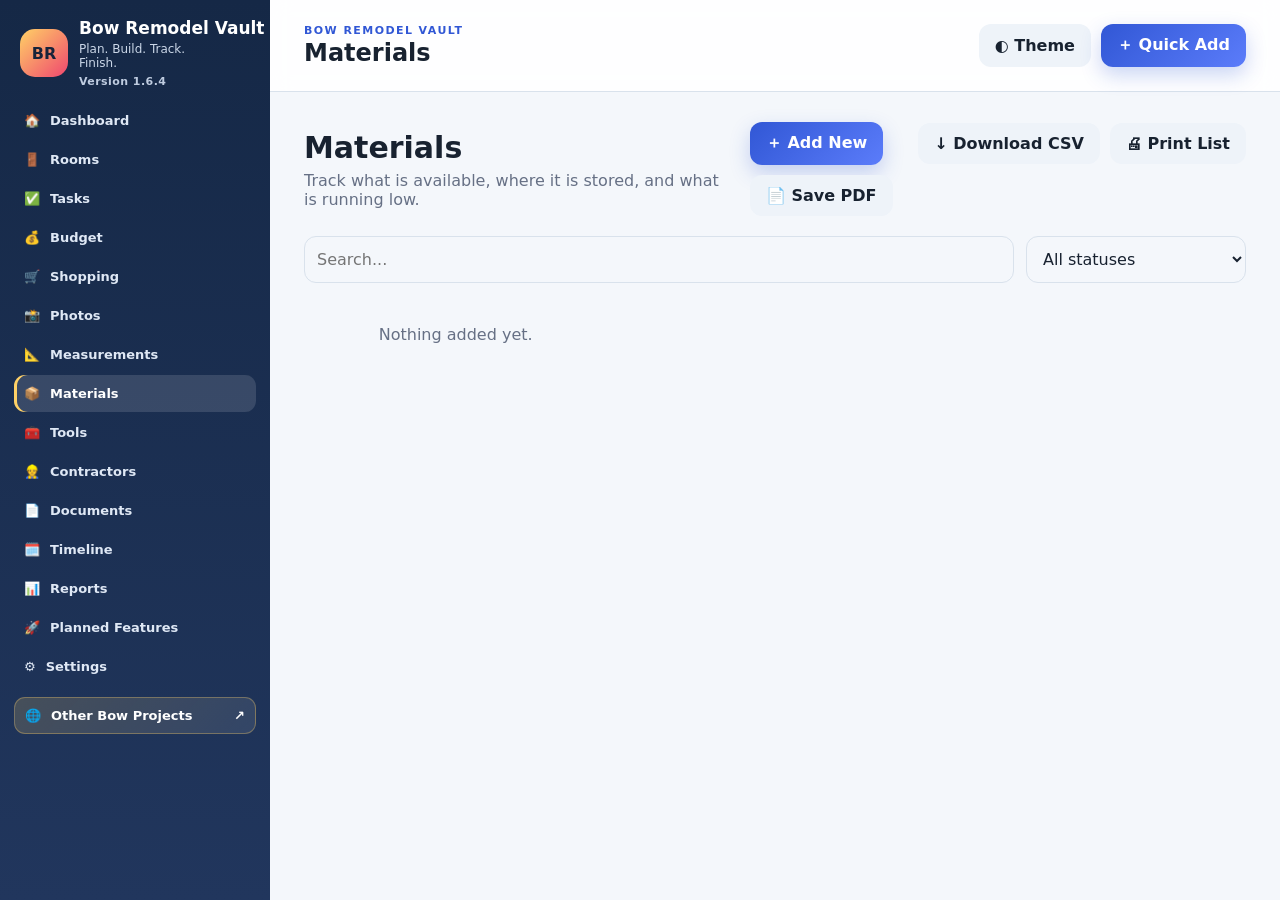
<file: materials.html>
<!doctype html>
<html lang="en">
<head>
<meta charset="utf-8">
<meta name="viewport" content="width=device-width,initial-scale=1">
<title>Materials | Bow Remodel Vault</title>
<link rel="stylesheet" href="assets/styles.css">

<!-- Google Analytics 4 + Bow Remodel Vault tracking -->
<script async src="https://www.googletagmanager.com/gtag/js?id=G-ELQSW0TEBE"></script>
<script>
  window.dataLayer = window.dataLayer || [];
  function gtag(){dataLayer.push(arguments);}

  gtag('js', new Date());

  gtag('config', 'G-ELQSW0TEBE', {
    send_page_view: true,
    page_title: document.title,
    page_location: window.location.href,
    page_path: window.location.pathname,
    site_name: 'Bow Remodel Vault'
  });

  (function () {
    function cleanText(value) {
      return (value || '').replace(/\s+/g, ' ').trim().slice(0, 120);
    }

    function pageName() {
      return document.body && document.body.dataset.page
        ? document.body.dataset.page
        : window.location.pathname.split('/').pop().replace('.html', '') || 'dashboard';
    }

    function appVersion() {
      return document.body && document.body.dataset.version
        ? document.body.dataset.version
        : 'unknown';
    }

    function elementName(el) {
      return cleanText(
        el.getAttribute('data-track-name') ||
        el.getAttribute('aria-label') ||
        el.innerText ||
        el.textContent ||
        el.getAttribute('title') ||
        el.id ||
        el.className ||
        el.tagName
      );
    }

    function clickType(el, href, name) {
      var lowerName = (name || '').toLowerCase();
      if (href.startsWith('tel:')) return 'phone_click';
      if (href.startsWith('mailto:')) return 'email_click';
      if (href.startsWith('sms:')) return 'text_click';
      if (el.hasAttribute('download') || /\.(pdf|zip|docx?|xlsx?|pptx?|csv|json|jpg|jpeg|png|webp)$/i.test(href)) return 'download_click';
      if (lowerName.includes('print')) return 'print_click';
      if (lowerName.includes('pdf')) return 'pdf_click';
      if (lowerName.includes('export')) return 'export_click';
      if (lowerName.includes('import')) return 'import_click';
      if (lowerName.includes('quick add')) return 'quick_add_click';
      if (lowerName.includes('add new')) return 'add_new_click';
      if (el.tagName === 'BUTTON' || el.getAttribute('role') === 'button' || el.classList.contains('btn')) return 'button_click';
      return 'link_click';
    }

    document.addEventListener('DOMContentLoaded', function () {
      gtag('event', 'project_loaded', {
        project_name: 'Bow Remodel Vault',
        site_name: 'Bow Remodel Vault',
        page_name_custom: pageName(),
        app_version: appVersion(),
        site_host: window.location.hostname,
        page_path: window.location.pathname,
        page_title: document.title
      });
    });

    document.addEventListener('click', function (event) {
      var el = event.target.closest('a, button, [role="button"], input[type="button"], input[type="submit"]');
      if (!el || typeof gtag !== 'function') return;

      var href = el.getAttribute('href') || '';
      var absoluteUrl = '';
      try { absoluteUrl = href ? new URL(href, window.location.href).href : ''; } catch (e) {}

      var destinationHost = '';
      try { destinationHost = absoluteUrl ? new URL(absoluteUrl).hostname : ''; } catch (e) {}

      var name = elementName(el);
      var eventName = clickType(el, href, name);
      var isExternal = destinationHost && destinationHost !== window.location.hostname;

      gtag('event', eventName, {
        project_name: 'Bow Remodel Vault',
        site_name: 'Bow Remodel Vault',
        app_version: appVersion(),
        page_name_custom: pageName(),
        page_title: document.title,
        page_path: window.location.pathname,
        page_url: window.location.href,
        element_text: name,
        element_id: el.id || '',
        element_classes: cleanText(typeof el.className === 'string' ? el.className : ''),
        element_tag: el.tagName.toLowerCase(),
        destination_url: absoluteUrl,
        destination_host: destinationHost,
        outbound: !!isExternal,
        referrer_url: document.referrer || '',
        traffic_source: new URLSearchParams(window.location.search).get('utm_source') || '',
        traffic_medium: new URLSearchParams(window.location.search).get('utm_medium') || '',
        traffic_campaign: new URLSearchParams(window.location.search).get('utm_campaign') || ''
      });
    }, true);

    document.addEventListener('submit', function (event) {
      var form = event.target;
      if (!form || form.tagName !== 'FORM' || typeof gtag !== 'function') return;

      gtag('event', 'form_save', {
        project_name: 'Bow Remodel Vault',
        site_name: 'Bow Remodel Vault',
        app_version: appVersion(),
        page_name_custom: pageName(),
        form_id: form.id || '',
        form_type: form.getAttribute('data-form') || form.getAttribute('name') || 'unknown',
        page_path: window.location.pathname,
        page_title: document.title
      });
    }, true);

    document.addEventListener('change', function (event) {
      var el = event.target;
      if (!el || typeof gtag !== 'function') return;

      if (el.matches('input[type="file"]')) {
        gtag('event', 'file_selected', {
          project_name: 'Bow Remodel Vault',
          site_name: 'Bow Remodel Vault',
          app_version: appVersion(),
          page_name_custom: pageName(),
          field_name: el.name || el.id || 'file',
          page_path: window.location.pathname
        });
      }
    }, true);
  })();
</script>

</head>
<body data-version="1.6.4" data-page="materials">
<div class="mobile-menu-backdrop" id="mobileMenuBackdrop" aria-hidden="true"></div>
<div class="app-shell">
<aside class="sidebar" id="mobileSidebar">
<button type="button" class="mobile-menu-close" id="mobileMenuClose" aria-label="Close navigation menu">✕</button>
  <div class="brand">
    <div class="brand-mark">BR</div>
    <div class="brand-copy"><h1>Bow Remodel Vault</h1><p>Plan. Build. Track. Finish.</p><small class="app-version">Version 1.6.4</small></div>
    
  </div>
  <nav><a class="" href="index.html"><span>🏠</span>Dashboard</a>
<a class="" href="rooms.html"><span>🚪</span>Rooms</a>
<a class="" href="tasks.html"><span>✅</span>Tasks</a>
<a class="" href="budget.html"><span>💰</span>Budget</a>
<a class="" href="shopping.html"><span>🛒</span>Shopping</a>
<a class="" href="photos.html"><span>📸</span>Photos</a>
<a class="" href="measurements.html"><span>📐</span>Measurements</a>
<a class="active" href="materials.html"><span>📦</span>Materials</a>
<a class="" href="tools.html"><span>🧰</span>Tools</a>
<a class="" href="contractors.html"><span>👷</span>Contractors</a>
<a class="" href="documents.html"><span>📄</span>Documents</a>
<a class="" href="timeline.html"><span>🗓️</span>Timeline</a>
<a class="" href="reports.html"><span>📊</span>Reports</a>
<a href="planned-features.html"><span>🚀</span>Planned Features</a>
  <a class="" href="settings.html"><span>⚙️</span>Settings</a>
<a class="projects-link" href="https://potterservice.com/projects.html" target="_blank" rel="noopener noreferrer"><span>🌐</span>Other Bow Projects <b>↗</b></a>
</nav>
</aside>
<main class="main">
<header class="topbar">
  <button class="menu-btn" id="menuBtn" type="button" aria-label="Open navigation menu" aria-controls="mobileSidebar" aria-expanded="false">☰</button>
  <div>
    <p class="eyebrow">Bow Remodel Vault</p>
    <h2>Materials</h2>
  </div>
  <div class="top-actions">
    <button class="ghost" data-action="theme-toggle">◐ Theme</button>
    <button class="primary" data-action="open-quick-add">＋ Quick Add</button>
  </div>
</header>
<section class="page-content" id="pageContent">

<div class="page-intro"><div><h3>Materials</h3><p>Track what is available, where it is stored, and what is running low.</p></div><button class="primary" data-toggle-form="materialForm">＋ Add New</button></div>
<section class="panel hidden" id="materialForm">
  <div class="panel-head"><h3>Add Material</h3><button class="ghost" data-toggle-form="materialForm">Close</button></div>
  <form class="form-grid" data-form="material">
    <label>Material<input required name="name" placeholder="1/2 inch drywall"></label>
<label>Category<input name="category" placeholder="Drywall"></label>
<label>Quantity<input name="quantity" type="number" min="0" step="0.01"></label>
<label>Unit<input name="unit" placeholder="sheets, boxes, gallons"></label>
<label>Location<input name="location" placeholder="Garage shelf"></label>
<label>Minimum Stock<input name="minimum" type="number" min="0" step="0.01"></label>
<label>Status<select name="status"><option>In Stock</option><option>Running Low</option><option>Out of Stock</option><option>Ordered</option></select></label>
<label>Cost<input name="cost" type="number" min="0" step="0.01"></label>
<label class="span-2">Notes<textarea name="notes"></textarea></label>
    <div class="form-actions"><button class="primary" type="submit">Save</button><button class="ghost" type="reset">Clear</button></div>
  </form>
</section>
<div class="filter-bar">
  <input type="search" placeholder="Search..." data-search="material">
  <select data-filter-status="material"><option value="">All statuses</option><option>Not Started</option><option>Planning</option><option>In Progress</option><option>Waiting</option><option>Paused</option><option>Completed</option></select>
</div>
<div class="card-grid" id="materialList"></div>

</section>
</main>
</div>
<div class="modal-backdrop hidden" id="modalBackdrop"></div>
<div class="modal hidden" id="quickModal">
  <div class="modal-head"><h3>Quick Add</h3><button data-action="close-modal">✕</button></div>
  <div class="quick-grid">
    <button data-quick="room">🚪 Room</button>
    <button data-quick="task">✅ Task</button>
    <button data-quick="expense">💰 Expense</button>
    <button data-quick="shopping">🛒 Shopping Item</button>
    <button data-quick="timeline">🗓️ Timeline Note</button>
    <button data-quick="measurement">📐 Measurement</button>
  </div>
</div>
<script src="assets/app.js"></script>
</body>
</html>
</file>
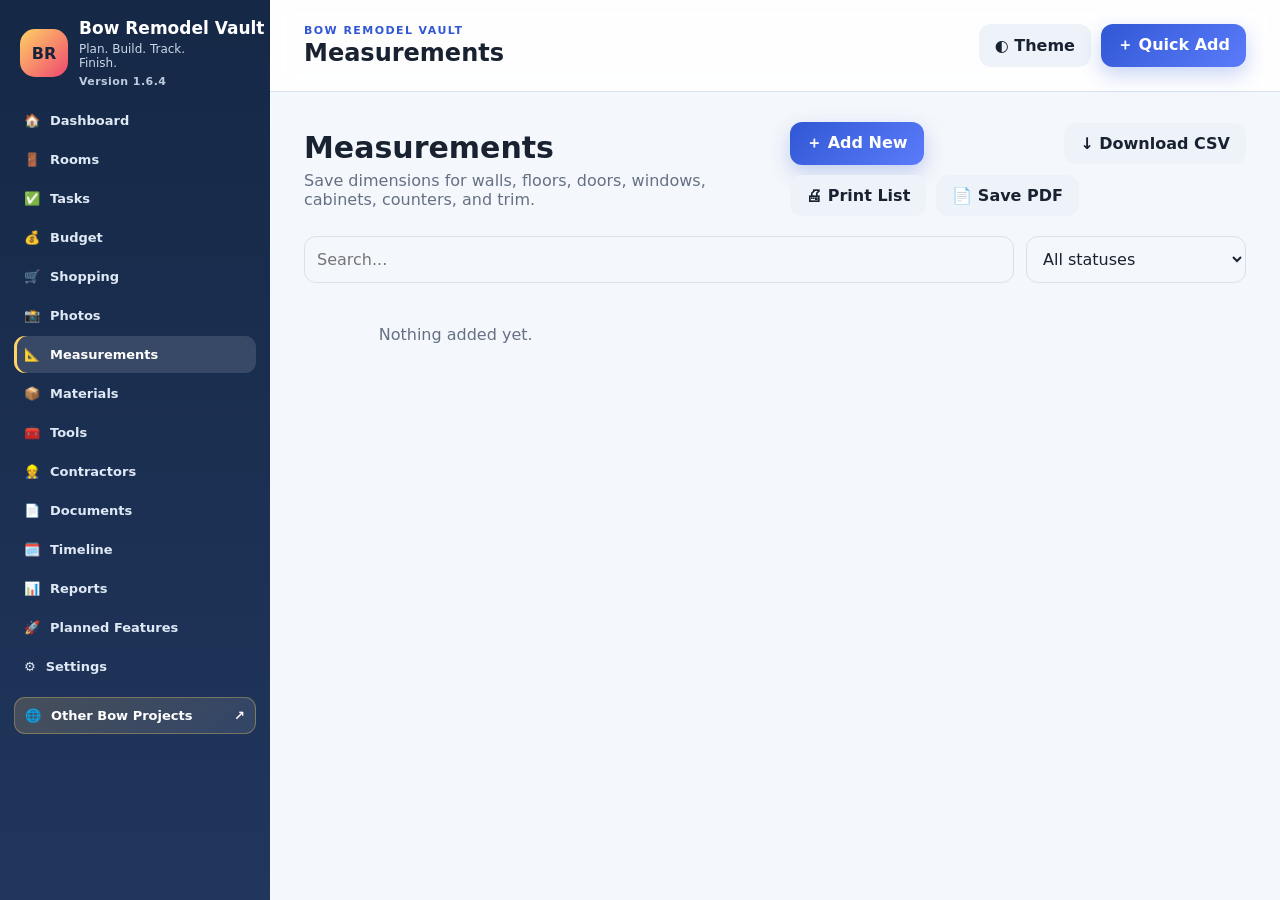
<file: measurements.html>
<!doctype html>
<html lang="en">
<head>
<meta charset="utf-8">
<meta name="viewport" content="width=device-width,initial-scale=1">
<title>Measurements | Bow Remodel Vault</title>
<link rel="stylesheet" href="assets/styles.css">

<!-- Google Analytics 4 + Bow Remodel Vault tracking -->
<script async src="https://www.googletagmanager.com/gtag/js?id=G-ELQSW0TEBE"></script>
<script>
  window.dataLayer = window.dataLayer || [];
  function gtag(){dataLayer.push(arguments);}

  gtag('js', new Date());

  gtag('config', 'G-ELQSW0TEBE', {
    send_page_view: true,
    page_title: document.title,
    page_location: window.location.href,
    page_path: window.location.pathname,
    site_name: 'Bow Remodel Vault'
  });

  (function () {
    function cleanText(value) {
      return (value || '').replace(/\s+/g, ' ').trim().slice(0, 120);
    }

    function pageName() {
      return document.body && document.body.dataset.page
        ? document.body.dataset.page
        : window.location.pathname.split('/').pop().replace('.html', '') || 'dashboard';
    }

    function appVersion() {
      return document.body && document.body.dataset.version
        ? document.body.dataset.version
        : 'unknown';
    }

    function elementName(el) {
      return cleanText(
        el.getAttribute('data-track-name') ||
        el.getAttribute('aria-label') ||
        el.innerText ||
        el.textContent ||
        el.getAttribute('title') ||
        el.id ||
        el.className ||
        el.tagName
      );
    }

    function clickType(el, href, name) {
      var lowerName = (name || '').toLowerCase();
      if (href.startsWith('tel:')) return 'phone_click';
      if (href.startsWith('mailto:')) return 'email_click';
      if (href.startsWith('sms:')) return 'text_click';
      if (el.hasAttribute('download') || /\.(pdf|zip|docx?|xlsx?|pptx?|csv|json|jpg|jpeg|png|webp)$/i.test(href)) return 'download_click';
      if (lowerName.includes('print')) return 'print_click';
      if (lowerName.includes('pdf')) return 'pdf_click';
      if (lowerName.includes('export')) return 'export_click';
      if (lowerName.includes('import')) return 'import_click';
      if (lowerName.includes('quick add')) return 'quick_add_click';
      if (lowerName.includes('add new')) return 'add_new_click';
      if (el.tagName === 'BUTTON' || el.getAttribute('role') === 'button' || el.classList.contains('btn')) return 'button_click';
      return 'link_click';
    }

    document.addEventListener('DOMContentLoaded', function () {
      gtag('event', 'project_loaded', {
        project_name: 'Bow Remodel Vault',
        site_name: 'Bow Remodel Vault',
        page_name_custom: pageName(),
        app_version: appVersion(),
        site_host: window.location.hostname,
        page_path: window.location.pathname,
        page_title: document.title
      });
    });

    document.addEventListener('click', function (event) {
      var el = event.target.closest('a, button, [role="button"], input[type="button"], input[type="submit"]');
      if (!el || typeof gtag !== 'function') return;

      var href = el.getAttribute('href') || '';
      var absoluteUrl = '';
      try { absoluteUrl = href ? new URL(href, window.location.href).href : ''; } catch (e) {}

      var destinationHost = '';
      try { destinationHost = absoluteUrl ? new URL(absoluteUrl).hostname : ''; } catch (e) {}

      var name = elementName(el);
      var eventName = clickType(el, href, name);
      var isExternal = destinationHost && destinationHost !== window.location.hostname;

      gtag('event', eventName, {
        project_name: 'Bow Remodel Vault',
        site_name: 'Bow Remodel Vault',
        app_version: appVersion(),
        page_name_custom: pageName(),
        page_title: document.title,
        page_path: window.location.pathname,
        page_url: window.location.href,
        element_text: name,
        element_id: el.id || '',
        element_classes: cleanText(typeof el.className === 'string' ? el.className : ''),
        element_tag: el.tagName.toLowerCase(),
        destination_url: absoluteUrl,
        destination_host: destinationHost,
        outbound: !!isExternal,
        referrer_url: document.referrer || '',
        traffic_source: new URLSearchParams(window.location.search).get('utm_source') || '',
        traffic_medium: new URLSearchParams(window.location.search).get('utm_medium') || '',
        traffic_campaign: new URLSearchParams(window.location.search).get('utm_campaign') || ''
      });
    }, true);

    document.addEventListener('submit', function (event) {
      var form = event.target;
      if (!form || form.tagName !== 'FORM' || typeof gtag !== 'function') return;

      gtag('event', 'form_save', {
        project_name: 'Bow Remodel Vault',
        site_name: 'Bow Remodel Vault',
        app_version: appVersion(),
        page_name_custom: pageName(),
        form_id: form.id || '',
        form_type: form.getAttribute('data-form') || form.getAttribute('name') || 'unknown',
        page_path: window.location.pathname,
        page_title: document.title
      });
    }, true);

    document.addEventListener('change', function (event) {
      var el = event.target;
      if (!el || typeof gtag !== 'function') return;

      if (el.matches('input[type="file"]')) {
        gtag('event', 'file_selected', {
          project_name: 'Bow Remodel Vault',
          site_name: 'Bow Remodel Vault',
          app_version: appVersion(),
          page_name_custom: pageName(),
          field_name: el.name || el.id || 'file',
          page_path: window.location.pathname
        });
      }
    }, true);
  })();
</script>

</head>
<body data-version="1.6.4" data-page="measurements">
<div class="mobile-menu-backdrop" id="mobileMenuBackdrop" aria-hidden="true"></div>
<div class="app-shell">
<aside class="sidebar" id="mobileSidebar">
<button type="button" class="mobile-menu-close" id="mobileMenuClose" aria-label="Close navigation menu">✕</button>
  <div class="brand">
    <div class="brand-mark">BR</div>
    <div class="brand-copy"><h1>Bow Remodel Vault</h1><p>Plan. Build. Track. Finish.</p><small class="app-version">Version 1.6.4</small></div>
    
  </div>
  <nav><a class="" href="index.html"><span>🏠</span>Dashboard</a>
<a class="" href="rooms.html"><span>🚪</span>Rooms</a>
<a class="" href="tasks.html"><span>✅</span>Tasks</a>
<a class="" href="budget.html"><span>💰</span>Budget</a>
<a class="" href="shopping.html"><span>🛒</span>Shopping</a>
<a class="" href="photos.html"><span>📸</span>Photos</a>
<a class="active" href="measurements.html"><span>📐</span>Measurements</a>
<a class="" href="materials.html"><span>📦</span>Materials</a>
<a class="" href="tools.html"><span>🧰</span>Tools</a>
<a class="" href="contractors.html"><span>👷</span>Contractors</a>
<a class="" href="documents.html"><span>📄</span>Documents</a>
<a class="" href="timeline.html"><span>🗓️</span>Timeline</a>
<a class="" href="reports.html"><span>📊</span>Reports</a>
<a href="planned-features.html"><span>🚀</span>Planned Features</a>
  <a class="" href="settings.html"><span>⚙️</span>Settings</a>
<a class="projects-link" href="https://potterservice.com/projects.html" target="_blank" rel="noopener noreferrer"><span>🌐</span>Other Bow Projects <b>↗</b></a>
</nav>
</aside>
<main class="main">
<header class="topbar">
  <button class="menu-btn" id="menuBtn" type="button" aria-label="Open navigation menu" aria-controls="mobileSidebar" aria-expanded="false">☰</button>
  <div>
    <p class="eyebrow">Bow Remodel Vault</p>
    <h2>Measurements</h2>
  </div>
  <div class="top-actions">
    <button class="ghost" data-action="theme-toggle">◐ Theme</button>
    <button class="primary" data-action="open-quick-add">＋ Quick Add</button>
  </div>
</header>
<section class="page-content" id="pageContent">

<div class="page-intro"><div><h3>Measurements</h3><p>Save dimensions for walls, floors, doors, windows, cabinets, counters, and trim.</p></div><button class="primary" data-toggle-form="measurementForm">＋ Add New</button></div>
<section class="panel hidden" id="measurementForm">
  <div class="panel-head"><h3>Add Measurement</h3><button class="ghost" data-toggle-form="measurementForm">Close</button></div>
  <form class="form-grid" data-form="measurement">
    <label>Label<input required name="name" placeholder="North wall"></label>
<label>Room<input name="room" placeholder="Kitchen"></label>
<label>Type<select name="type"><option>Wall</option><option>Floor</option><option>Ceiling</option><option>Door</option><option>Window</option><option>Cabinet</option><option>Countertop</option><option>Trim</option><option>Custom</option></select></label>
<label>Length<input name="length" placeholder="12 ft 4 in"></label>
<label>Width<input name="width" placeholder="8 ft"></label>
<label>Height<input name="height" placeholder="9 ft"></label>
<label>Area<input name="area" placeholder="96 sq ft"></label>
<label>Quantity<input name="quantity" type="number" min="1" value="1"></label>
<label class="span-2">Notes<textarea name="notes"></textarea></label>
    <div class="form-actions"><button class="primary" type="submit">Save</button><button class="ghost" type="reset">Clear</button></div>
  </form>
</section>
<div class="filter-bar">
  <input type="search" placeholder="Search..." data-search="measurement">
  <select data-filter-status="measurement"><option value="">All statuses</option><option>Not Started</option><option>Planning</option><option>In Progress</option><option>Waiting</option><option>Paused</option><option>Completed</option></select>
</div>
<div class="card-grid" id="measurementList"></div>

</section>
</main>
</div>
<div class="modal-backdrop hidden" id="modalBackdrop"></div>
<div class="modal hidden" id="quickModal">
  <div class="modal-head"><h3>Quick Add</h3><button data-action="close-modal">✕</button></div>
  <div class="quick-grid">
    <button data-quick="room">🚪 Room</button>
    <button data-quick="task">✅ Task</button>
    <button data-quick="expense">💰 Expense</button>
    <button data-quick="shopping">🛒 Shopping Item</button>
    <button data-quick="timeline">🗓️ Timeline Note</button>
    <button data-quick="measurement">📐 Measurement</button>
  </div>
</div>
<script src="assets/app.js"></script>
</body>
</html>
</file>
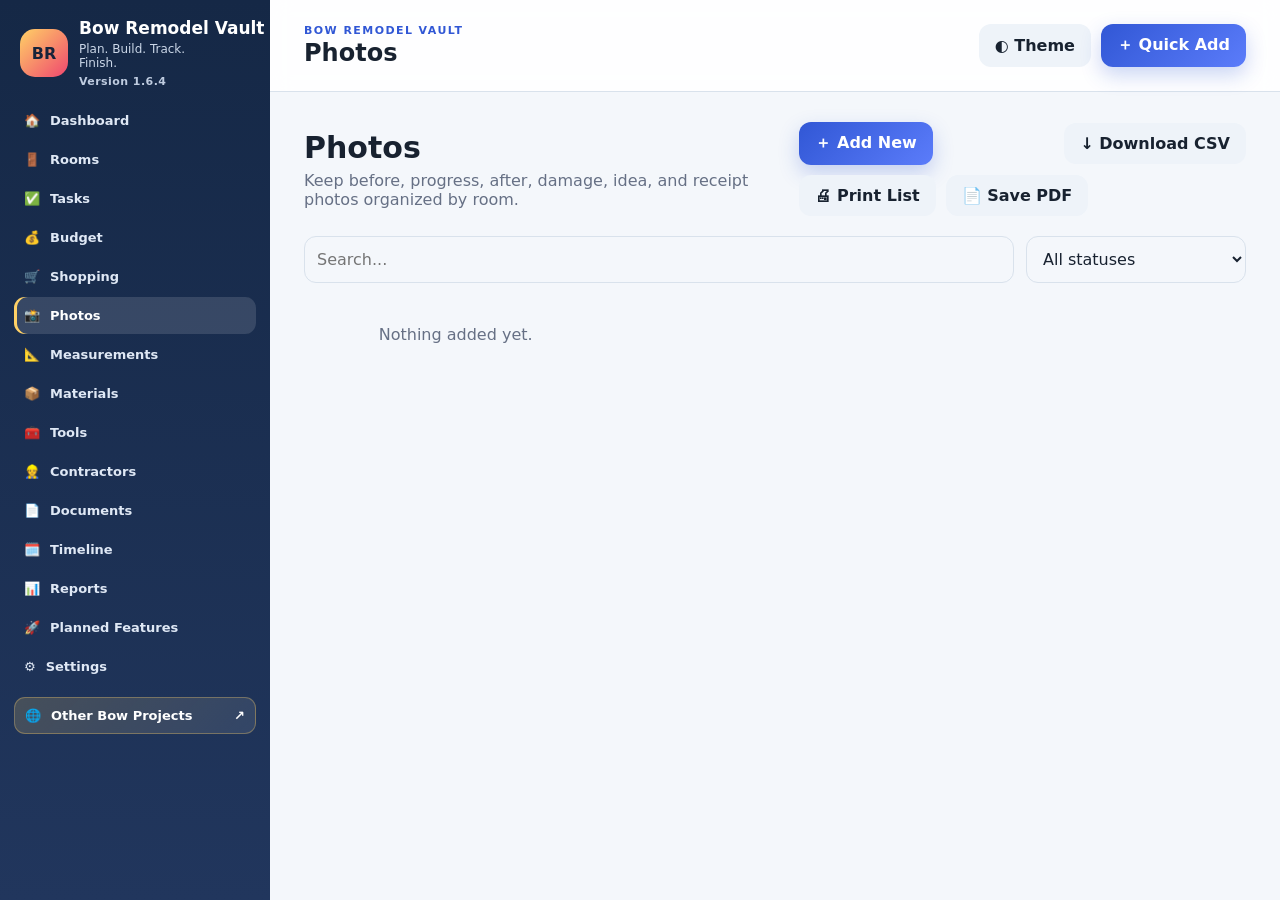
<file: photos.html>
<!doctype html>
<html lang="en">
<head>
<meta charset="utf-8">
<meta name="viewport" content="width=device-width,initial-scale=1">
<title>Photos | Bow Remodel Vault</title>
<link rel="stylesheet" href="assets/styles.css">

<!-- Google Analytics 4 + Bow Remodel Vault tracking -->
<script async src="https://www.googletagmanager.com/gtag/js?id=G-ELQSW0TEBE"></script>
<script>
  window.dataLayer = window.dataLayer || [];
  function gtag(){dataLayer.push(arguments);}

  gtag('js', new Date());

  gtag('config', 'G-ELQSW0TEBE', {
    send_page_view: true,
    page_title: document.title,
    page_location: window.location.href,
    page_path: window.location.pathname,
    site_name: 'Bow Remodel Vault'
  });

  (function () {
    function cleanText(value) {
      return (value || '').replace(/\s+/g, ' ').trim().slice(0, 120);
    }

    function pageName() {
      return document.body && document.body.dataset.page
        ? document.body.dataset.page
        : window.location.pathname.split('/').pop().replace('.html', '') || 'dashboard';
    }

    function appVersion() {
      return document.body && document.body.dataset.version
        ? document.body.dataset.version
        : 'unknown';
    }

    function elementName(el) {
      return cleanText(
        el.getAttribute('data-track-name') ||
        el.getAttribute('aria-label') ||
        el.innerText ||
        el.textContent ||
        el.getAttribute('title') ||
        el.id ||
        el.className ||
        el.tagName
      );
    }

    function clickType(el, href, name) {
      var lowerName = (name || '').toLowerCase();
      if (href.startsWith('tel:')) return 'phone_click';
      if (href.startsWith('mailto:')) return 'email_click';
      if (href.startsWith('sms:')) return 'text_click';
      if (el.hasAttribute('download') || /\.(pdf|zip|docx?|xlsx?|pptx?|csv|json|jpg|jpeg|png|webp)$/i.test(href)) return 'download_click';
      if (lowerName.includes('print')) return 'print_click';
      if (lowerName.includes('pdf')) return 'pdf_click';
      if (lowerName.includes('export')) return 'export_click';
      if (lowerName.includes('import')) return 'import_click';
      if (lowerName.includes('quick add')) return 'quick_add_click';
      if (lowerName.includes('add new')) return 'add_new_click';
      if (el.tagName === 'BUTTON' || el.getAttribute('role') === 'button' || el.classList.contains('btn')) return 'button_click';
      return 'link_click';
    }

    document.addEventListener('DOMContentLoaded', function () {
      gtag('event', 'project_loaded', {
        project_name: 'Bow Remodel Vault',
        site_name: 'Bow Remodel Vault',
        page_name_custom: pageName(),
        app_version: appVersion(),
        site_host: window.location.hostname,
        page_path: window.location.pathname,
        page_title: document.title
      });
    });

    document.addEventListener('click', function (event) {
      var el = event.target.closest('a, button, [role="button"], input[type="button"], input[type="submit"]');
      if (!el || typeof gtag !== 'function') return;

      var href = el.getAttribute('href') || '';
      var absoluteUrl = '';
      try { absoluteUrl = href ? new URL(href, window.location.href).href : ''; } catch (e) {}

      var destinationHost = '';
      try { destinationHost = absoluteUrl ? new URL(absoluteUrl).hostname : ''; } catch (e) {}

      var name = elementName(el);
      var eventName = clickType(el, href, name);
      var isExternal = destinationHost && destinationHost !== window.location.hostname;

      gtag('event', eventName, {
        project_name: 'Bow Remodel Vault',
        site_name: 'Bow Remodel Vault',
        app_version: appVersion(),
        page_name_custom: pageName(),
        page_title: document.title,
        page_path: window.location.pathname,
        page_url: window.location.href,
        element_text: name,
        element_id: el.id || '',
        element_classes: cleanText(typeof el.className === 'string' ? el.className : ''),
        element_tag: el.tagName.toLowerCase(),
        destination_url: absoluteUrl,
        destination_host: destinationHost,
        outbound: !!isExternal,
        referrer_url: document.referrer || '',
        traffic_source: new URLSearchParams(window.location.search).get('utm_source') || '',
        traffic_medium: new URLSearchParams(window.location.search).get('utm_medium') || '',
        traffic_campaign: new URLSearchParams(window.location.search).get('utm_campaign') || ''
      });
    }, true);

    document.addEventListener('submit', function (event) {
      var form = event.target;
      if (!form || form.tagName !== 'FORM' || typeof gtag !== 'function') return;

      gtag('event', 'form_save', {
        project_name: 'Bow Remodel Vault',
        site_name: 'Bow Remodel Vault',
        app_version: appVersion(),
        page_name_custom: pageName(),
        form_id: form.id || '',
        form_type: form.getAttribute('data-form') || form.getAttribute('name') || 'unknown',
        page_path: window.location.pathname,
        page_title: document.title
      });
    }, true);

    document.addEventListener('change', function (event) {
      var el = event.target;
      if (!el || typeof gtag !== 'function') return;

      if (el.matches('input[type="file"]')) {
        gtag('event', 'file_selected', {
          project_name: 'Bow Remodel Vault',
          site_name: 'Bow Remodel Vault',
          app_version: appVersion(),
          page_name_custom: pageName(),
          field_name: el.name || el.id || 'file',
          page_path: window.location.pathname
        });
      }
    }, true);
  })();
</script>

</head>
<body data-version="1.6.4" data-page="photos">
<div class="mobile-menu-backdrop" id="mobileMenuBackdrop" aria-hidden="true"></div>
<div class="app-shell">
<aside class="sidebar" id="mobileSidebar">
<button type="button" class="mobile-menu-close" id="mobileMenuClose" aria-label="Close navigation menu">✕</button>
  <div class="brand">
    <div class="brand-mark">BR</div>
    <div class="brand-copy"><h1>Bow Remodel Vault</h1><p>Plan. Build. Track. Finish.</p><small class="app-version">Version 1.6.4</small></div>
    
  </div>
  <nav><a class="" href="index.html"><span>🏠</span>Dashboard</a>
<a class="" href="rooms.html"><span>🚪</span>Rooms</a>
<a class="" href="tasks.html"><span>✅</span>Tasks</a>
<a class="" href="budget.html"><span>💰</span>Budget</a>
<a class="" href="shopping.html"><span>🛒</span>Shopping</a>
<a class="active" href="photos.html"><span>📸</span>Photos</a>
<a class="" href="measurements.html"><span>📐</span>Measurements</a>
<a class="" href="materials.html"><span>📦</span>Materials</a>
<a class="" href="tools.html"><span>🧰</span>Tools</a>
<a class="" href="contractors.html"><span>👷</span>Contractors</a>
<a class="" href="documents.html"><span>📄</span>Documents</a>
<a class="" href="timeline.html"><span>🗓️</span>Timeline</a>
<a class="" href="reports.html"><span>📊</span>Reports</a>
<a href="planned-features.html"><span>🚀</span>Planned Features</a>
  <a class="" href="settings.html"><span>⚙️</span>Settings</a>
<a class="projects-link" href="https://potterservice.com/projects.html" target="_blank" rel="noopener noreferrer"><span>🌐</span>Other Bow Projects <b>↗</b></a>
</nav>
</aside>
<main class="main">
<header class="topbar">
  <button class="menu-btn" id="menuBtn" type="button" aria-label="Open navigation menu" aria-controls="mobileSidebar" aria-expanded="false">☰</button>
  <div>
    <p class="eyebrow">Bow Remodel Vault</p>
    <h2>Photos</h2>
  </div>
  <div class="top-actions">
    <button class="ghost" data-action="theme-toggle">◐ Theme</button>
    <button class="primary" data-action="open-quick-add">＋ Quick Add</button>
  </div>
</header>
<section class="page-content" id="pageContent">

<div class="page-intro"><div><h3>Photos</h3><p>Keep before, progress, after, damage, idea, and receipt photos organized by room.</p></div><button class="primary" data-toggle-form="photoForm">＋ Add New</button></div>
<section class="panel hidden" id="photoForm">
  <div class="panel-head"><h3>Add Photo</h3><button class="ghost" data-toggle-form="photoForm">Close</button></div>
  <form class="form-grid" data-form="photo">
    <label>Title<input required name="name" placeholder="Kitchen before demolition"></label>
<label>Room<input name="room" placeholder="Kitchen"></label>
<label>Category<select name="category"><option>Before</option><option>Progress</option><option>After</option><option>Damage</option><option>Idea</option><option>Receipt</option><option>Measurement</option></select></label>
<label>Date<input name="date" type="date"></label>
<label class="span-2">Image<input name="file" type="file" accept="image/*"></label>
<label class="span-2">Notes<textarea name="notes"></textarea></label>
    <div class="form-actions"><button class="primary" type="submit">Save</button><button class="ghost" type="reset">Clear</button></div>
  </form>
</section>
<div class="filter-bar">
  <input type="search" placeholder="Search..." data-search="photo">
  <select data-filter-status="photo"><option value="">All statuses</option><option>Not Started</option><option>Planning</option><option>In Progress</option><option>Waiting</option><option>Paused</option><option>Completed</option></select>
</div>
<div class="card-grid" id="photoList"></div>

</section>
</main>
</div>
<div class="modal-backdrop hidden" id="modalBackdrop"></div>
<div class="modal hidden" id="quickModal">
  <div class="modal-head"><h3>Quick Add</h3><button data-action="close-modal">✕</button></div>
  <div class="quick-grid">
    <button data-quick="room">🚪 Room</button>
    <button data-quick="task">✅ Task</button>
    <button data-quick="expense">💰 Expense</button>
    <button data-quick="shopping">🛒 Shopping Item</button>
    <button data-quick="timeline">🗓️ Timeline Note</button>
    <button data-quick="measurement">📐 Measurement</button>
  </div>
</div>
<script src="assets/app.js"></script>
</body>
</html>
</file>
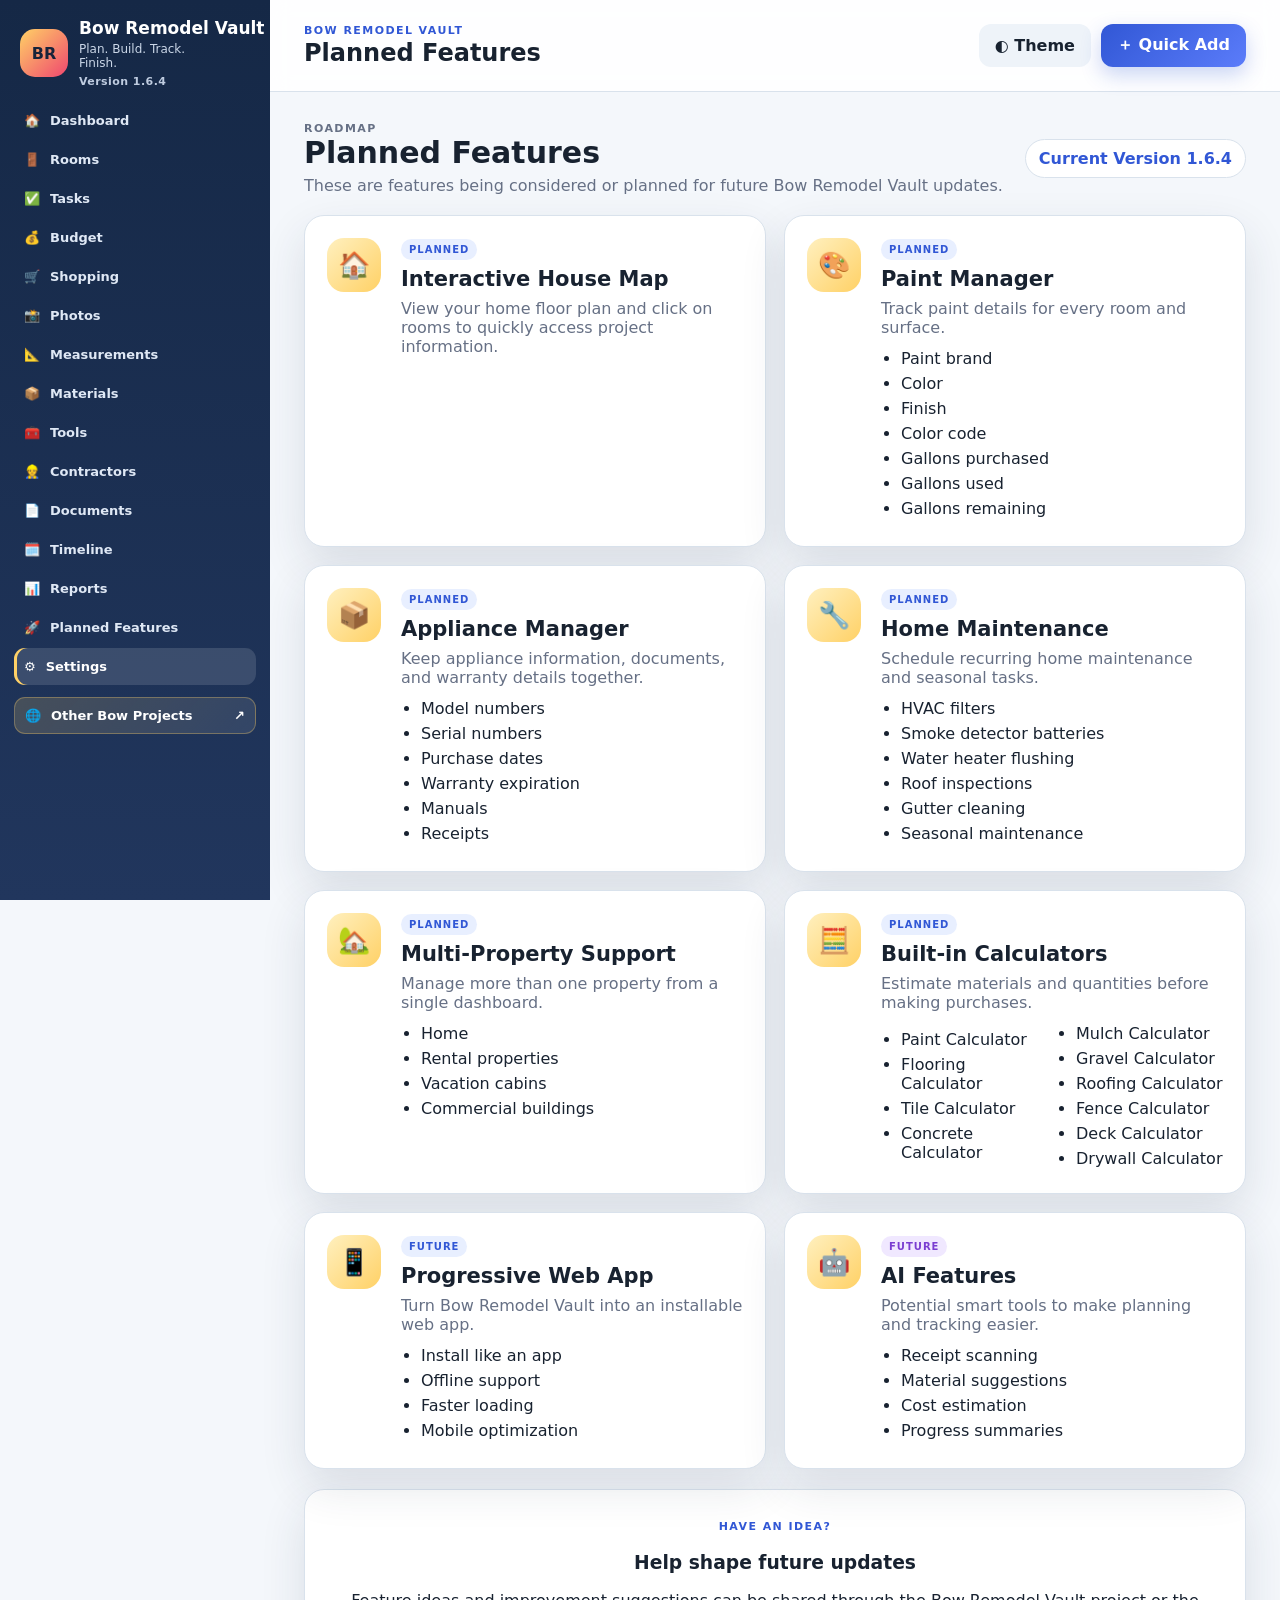
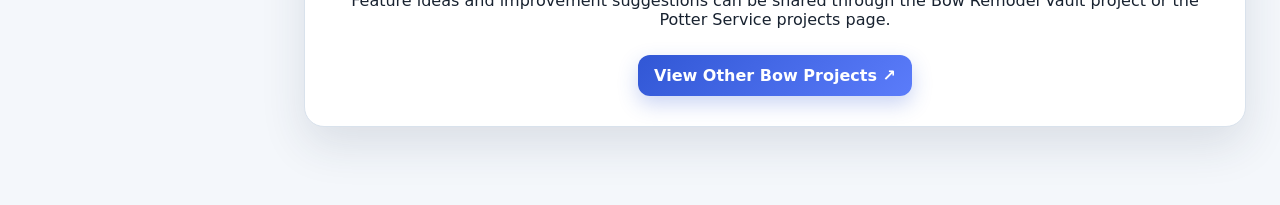
<file: planned-features.html>
<!doctype html>
<html lang="en">
<head>
<meta charset="utf-8">
<meta name="viewport" content="width=device-width,initial-scale=1">
<title>Planned Features | Bow Remodel Vault</title>
<link rel="stylesheet" href="assets/styles.css">

<!-- Google Analytics 4 + Bow Remodel Vault tracking -->
<script async src="https://www.googletagmanager.com/gtag/js?id=G-ELQSW0TEBE"></script>
<script>
  window.dataLayer = window.dataLayer || [];
  function gtag(){dataLayer.push(arguments);}

  gtag('js', new Date());

  gtag('config', 'G-ELQSW0TEBE', {
    send_page_view: true,
    page_title: document.title,
    page_location: window.location.href,
    page_path: window.location.pathname,
    site_name: 'Bow Remodel Vault'
  });

  (function () {
    function cleanText(value) {
      return (value || '').replace(/\s+/g, ' ').trim().slice(0, 120);
    }

    function pageName() {
      return document.body && document.body.dataset.page
        ? document.body.dataset.page
        : window.location.pathname.split('/').pop().replace('.html', '') || 'dashboard';
    }

    function appVersion() {
      return document.body && document.body.dataset.version
        ? document.body.dataset.version
        : 'unknown';
    }

    function elementName(el) {
      return cleanText(
        el.getAttribute('data-track-name') ||
        el.getAttribute('aria-label') ||
        el.innerText ||
        el.textContent ||
        el.getAttribute('title') ||
        el.id ||
        el.className ||
        el.tagName
      );
    }

    function clickType(el, href, name) {
      var lowerName = (name || '').toLowerCase();
      if (href.startsWith('tel:')) return 'phone_click';
      if (href.startsWith('mailto:')) return 'email_click';
      if (href.startsWith('sms:')) return 'text_click';
      if (el.hasAttribute('download') || /\.(pdf|zip|docx?|xlsx?|pptx?|csv|json|jpg|jpeg|png|webp)$/i.test(href)) return 'download_click';
      if (lowerName.includes('print')) return 'print_click';
      if (lowerName.includes('pdf')) return 'pdf_click';
      if (lowerName.includes('export')) return 'export_click';
      if (lowerName.includes('import')) return 'import_click';
      if (lowerName.includes('quick add')) return 'quick_add_click';
      if (lowerName.includes('add new')) return 'add_new_click';
      if (el.tagName === 'BUTTON' || el.getAttribute('role') === 'button' || el.classList.contains('btn')) return 'button_click';
      return 'link_click';
    }

    document.addEventListener('DOMContentLoaded', function () {
      gtag('event', 'project_loaded', {
        project_name: 'Bow Remodel Vault',
        site_name: 'Bow Remodel Vault',
        page_name_custom: pageName(),
        app_version: appVersion(),
        site_host: window.location.hostname,
        page_path: window.location.pathname,
        page_title: document.title
      });
    });

    document.addEventListener('click', function (event) {
      var el = event.target.closest('a, button, [role="button"], input[type="button"], input[type="submit"]');
      if (!el || typeof gtag !== 'function') return;

      var href = el.getAttribute('href') || '';
      var absoluteUrl = '';
      try { absoluteUrl = href ? new URL(href, window.location.href).href : ''; } catch (e) {}

      var destinationHost = '';
      try { destinationHost = absoluteUrl ? new URL(absoluteUrl).hostname : ''; } catch (e) {}

      var name = elementName(el);
      var eventName = clickType(el, href, name);
      var isExternal = destinationHost && destinationHost !== window.location.hostname;

      gtag('event', eventName, {
        project_name: 'Bow Remodel Vault',
        site_name: 'Bow Remodel Vault',
        app_version: appVersion(),
        page_name_custom: pageName(),
        page_title: document.title,
        page_path: window.location.pathname,
        page_url: window.location.href,
        element_text: name,
        element_id: el.id || '',
        element_classes: cleanText(typeof el.className === 'string' ? el.className : ''),
        element_tag: el.tagName.toLowerCase(),
        destination_url: absoluteUrl,
        destination_host: destinationHost,
        outbound: !!isExternal,
        referrer_url: document.referrer || '',
        traffic_source: new URLSearchParams(window.location.search).get('utm_source') || '',
        traffic_medium: new URLSearchParams(window.location.search).get('utm_medium') || '',
        traffic_campaign: new URLSearchParams(window.location.search).get('utm_campaign') || ''
      });
    }, true);

    document.addEventListener('submit', function (event) {
      var form = event.target;
      if (!form || form.tagName !== 'FORM' || typeof gtag !== 'function') return;

      gtag('event', 'form_save', {
        project_name: 'Bow Remodel Vault',
        site_name: 'Bow Remodel Vault',
        app_version: appVersion(),
        page_name_custom: pageName(),
        form_id: form.id || '',
        form_type: form.getAttribute('data-form') || form.getAttribute('name') || 'unknown',
        page_path: window.location.pathname,
        page_title: document.title
      });
    }, true);

    document.addEventListener('change', function (event) {
      var el = event.target;
      if (!el || typeof gtag !== 'function') return;

      if (el.matches('input[type="file"]')) {
        gtag('event', 'file_selected', {
          project_name: 'Bow Remodel Vault',
          site_name: 'Bow Remodel Vault',
          app_version: appVersion(),
          page_name_custom: pageName(),
          field_name: el.name || el.id || 'file',
          page_path: window.location.pathname
        });
      }
    }, true);
  })();
</script>

</head>
<body data-version="1.6.4" data-page="planned">
<div class="mobile-menu-backdrop" id="mobileMenuBackdrop" aria-hidden="true"></div>
<div class="app-shell">
<aside class="sidebar" id="mobileSidebar">
<button type="button" class="mobile-menu-close" id="mobileMenuClose" aria-label="Close navigation menu">✕</button>
  <div class="brand">
    <div class="brand-mark">BR</div>
    <div class="brand-copy"><h1>Bow Remodel Vault</h1><p>Plan. Build. Track. Finish.</p><small class="app-version">Version 1.6.4</small></div>
    
  </div>
  <nav><a class="" href="index.html"><span>🏠</span>Dashboard</a>
<a class="" href="rooms.html"><span>🚪</span>Rooms</a>
<a class="" href="tasks.html"><span>✅</span>Tasks</a>
<a class="" href="budget.html"><span>💰</span>Budget</a>
<a class="" href="shopping.html"><span>🛒</span>Shopping</a>
<a class="" href="photos.html"><span>📸</span>Photos</a>
<a class="" href="measurements.html"><span>📐</span>Measurements</a>
<a class="" href="materials.html"><span>📦</span>Materials</a>
<a class="" href="tools.html"><span>🧰</span>Tools</a>
<a class="" href="contractors.html"><span>👷</span>Contractors</a>
<a class="" href="documents.html"><span>📄</span>Documents</a>
<a class="" href="timeline.html"><span>🗓️</span>Timeline</a>
<a class="" href="reports.html"><span>📊</span>Reports</a>
<a href="planned-features.html"><span>🚀</span>Planned Features</a>
  <a class="active" href="settings.html"><span>⚙️</span>Settings</a>
<a class="projects-link" href="https://potterservice.com/projects.html" target="_blank" rel="noopener noreferrer"><span>🌐</span>Other Bow Projects <b>↗</b></a>
</nav>
</aside>
<main class="main">
<header class="topbar">
  <button class="menu-btn" id="menuBtn" type="button" aria-label="Open navigation menu" aria-controls="mobileSidebar" aria-expanded="false">☰</button>
  <div>
    <p class="eyebrow">Bow Remodel Vault</p>
    <h2>Planned Features</h2>
  </div>
  <div class="top-actions">
    <button class="ghost" data-action="theme-toggle">◐ Theme</button>
    <button class="primary" data-action="open-quick-add">＋ Quick Add</button>
  </div>
</header>
<section class="page-content" id="pageContent">

<div class="page-intro">
  <div>
    <p class="eyebrow">Roadmap</p>
    <h3>Planned Features</h3>
    <p>These are features being considered or planned for future Bow Remodel Vault updates.</p>
  </div>
  <span class="version-pill">Current Version 1.6.4</span>
</div>

<div class="roadmap-grid">

<section class="roadmap-card">
  <div class="roadmap-icon">🏠</div>
  <div>
    <span class="roadmap-status">Planned</span>
    <h3>Interactive House Map</h3>
    <p>View your home floor plan and click on rooms to quickly access project information.</p>
  </div>
</section>

<section class="roadmap-card">
  <div class="roadmap-icon">🎨</div>
  <div>
    <span class="roadmap-status">Planned</span>
    <h3>Paint Manager</h3>
    <p>Track paint details for every room and surface.</p>
    <ul>
      <li>Paint brand</li>
      <li>Color</li>
      <li>Finish</li>
      <li>Color code</li>
      <li>Gallons purchased</li>
      <li>Gallons used</li>
      <li>Gallons remaining</li>
    </ul>
  </div>
</section>

<section class="roadmap-card">
  <div class="roadmap-icon">📦</div>
  <div>
    <span class="roadmap-status">Planned</span>
    <h3>Appliance Manager</h3>
    <p>Keep appliance information, documents, and warranty details together.</p>
    <ul>
      <li>Model numbers</li>
      <li>Serial numbers</li>
      <li>Purchase dates</li>
      <li>Warranty expiration</li>
      <li>Manuals</li>
      <li>Receipts</li>
    </ul>
  </div>
</section>

<section class="roadmap-card">
  <div class="roadmap-icon">🔧</div>
  <div>
    <span class="roadmap-status">Planned</span>
    <h3>Home Maintenance</h3>
    <p>Schedule recurring home maintenance and seasonal tasks.</p>
    <ul>
      <li>HVAC filters</li>
      <li>Smoke detector batteries</li>
      <li>Water heater flushing</li>
      <li>Roof inspections</li>
      <li>Gutter cleaning</li>
      <li>Seasonal maintenance</li>
    </ul>
  </div>
</section>

<section class="roadmap-card">
  <div class="roadmap-icon">🏡</div>
  <div>
    <span class="roadmap-status">Planned</span>
    <h3>Multi-Property Support</h3>
    <p>Manage more than one property from a single dashboard.</p>
    <ul>
      <li>Home</li>
      <li>Rental properties</li>
      <li>Vacation cabins</li>
      <li>Commercial buildings</li>
    </ul>
  </div>
</section>

<section class="roadmap-card">
  <div class="roadmap-icon">🧮</div>
  <div>
    <span class="roadmap-status">Planned</span>
    <h3>Built-in Calculators</h3>
    <p>Estimate materials and quantities before making purchases.</p>
    <ul class="two-col-list">
      <li>Paint Calculator</li>
      <li>Flooring Calculator</li>
      <li>Tile Calculator</li>
      <li>Concrete Calculator</li>
      <li>Mulch Calculator</li>
      <li>Gravel Calculator</li>
      <li>Roofing Calculator</li>
      <li>Fence Calculator</li>
      <li>Deck Calculator</li>
      <li>Drywall Calculator</li>
    </ul>
  </div>
</section>

<section class="roadmap-card">
  <div class="roadmap-icon">📱</div>
  <div>
    <span class="roadmap-status">Future</span>
    <h3>Progressive Web App</h3>
    <p>Turn Bow Remodel Vault into an installable web app.</p>
    <ul>
      <li>Install like an app</li>
      <li>Offline support</li>
      <li>Faster loading</li>
      <li>Mobile optimization</li>
    </ul>
  </div>
</section>

<section class="roadmap-card">
  <div class="roadmap-icon">🤖</div>
  <div>
    <span class="roadmap-status future">Future</span>
    <h3>AI Features</h3>
    <p>Potential smart tools to make planning and tracking easier.</p>
    <ul>
      <li>Receipt scanning</li>
      <li>Material suggestions</li>
      <li>Cost estimation</li>
      <li>Progress summaries</li>
    </ul>
  </div>
</section>

</div>

<section class="panel roadmap-note">
  <p class="eyebrow">Have an idea?</p>
  <h3>Help shape future updates</h3>
  <p>Feature ideas and improvement suggestions can be shared through the Bow Remodel Vault project or the Potter Service projects page.</p>
  <a class="primary button-link" href="https://potterservice.com/projects.html" target="_blank" rel="noopener">View Other Bow Projects ↗</a>
</section>

</section>
</main>
</div>
<div class="modal-backdrop hidden" id="modalBackdrop"></div>
<div class="modal hidden" id="quickModal">
  <div class="modal-head"><h3>Quick Add</h3><button data-action="close-modal">✕</button></div>
  <div class="quick-grid">
    <button data-quick="room">🚪 Room</button>
    <button data-quick="task">✅ Task</button>
    <button data-quick="expense">💰 Expense</button>
    <button data-quick="shopping">🛒 Shopping Item</button>
    <button data-quick="timeline">🗓️ Timeline Note</button>
    <button data-quick="measurement">📐 Measurement</button>
  </div>
</div>
<script src="assets/app.js"></script>
</body>
</html>
</file>
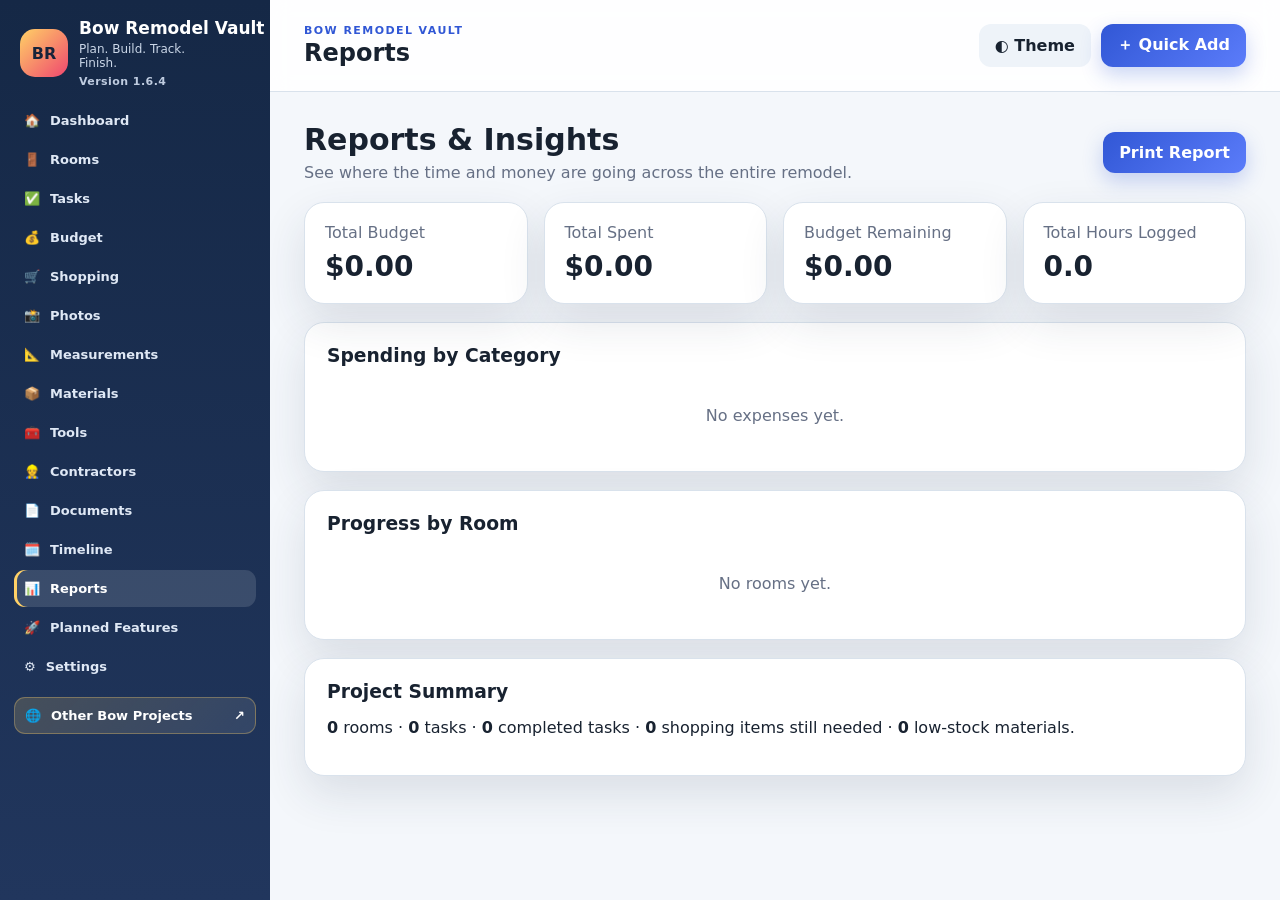
<file: reports.html>
<!doctype html>
<html lang="en">
<head>
<meta charset="utf-8">
<meta name="viewport" content="width=device-width,initial-scale=1">
<title>Reports | Bow Remodel Vault</title>
<link rel="stylesheet" href="assets/styles.css">

<!-- Google Analytics 4 + Bow Remodel Vault tracking -->
<script async src="https://www.googletagmanager.com/gtag/js?id=G-ELQSW0TEBE"></script>
<script>
  window.dataLayer = window.dataLayer || [];
  function gtag(){dataLayer.push(arguments);}

  gtag('js', new Date());

  gtag('config', 'G-ELQSW0TEBE', {
    send_page_view: true,
    page_title: document.title,
    page_location: window.location.href,
    page_path: window.location.pathname,
    site_name: 'Bow Remodel Vault'
  });

  (function () {
    function cleanText(value) {
      return (value || '').replace(/\s+/g, ' ').trim().slice(0, 120);
    }

    function pageName() {
      return document.body && document.body.dataset.page
        ? document.body.dataset.page
        : window.location.pathname.split('/').pop().replace('.html', '') || 'dashboard';
    }

    function appVersion() {
      return document.body && document.body.dataset.version
        ? document.body.dataset.version
        : 'unknown';
    }

    function elementName(el) {
      return cleanText(
        el.getAttribute('data-track-name') ||
        el.getAttribute('aria-label') ||
        el.innerText ||
        el.textContent ||
        el.getAttribute('title') ||
        el.id ||
        el.className ||
        el.tagName
      );
    }

    function clickType(el, href, name) {
      var lowerName = (name || '').toLowerCase();
      if (href.startsWith('tel:')) return 'phone_click';
      if (href.startsWith('mailto:')) return 'email_click';
      if (href.startsWith('sms:')) return 'text_click';
      if (el.hasAttribute('download') || /\.(pdf|zip|docx?|xlsx?|pptx?|csv|json|jpg|jpeg|png|webp)$/i.test(href)) return 'download_click';
      if (lowerName.includes('print')) return 'print_click';
      if (lowerName.includes('pdf')) return 'pdf_click';
      if (lowerName.includes('export')) return 'export_click';
      if (lowerName.includes('import')) return 'import_click';
      if (lowerName.includes('quick add')) return 'quick_add_click';
      if (lowerName.includes('add new')) return 'add_new_click';
      if (el.tagName === 'BUTTON' || el.getAttribute('role') === 'button' || el.classList.contains('btn')) return 'button_click';
      return 'link_click';
    }

    document.addEventListener('DOMContentLoaded', function () {
      gtag('event', 'project_loaded', {
        project_name: 'Bow Remodel Vault',
        site_name: 'Bow Remodel Vault',
        page_name_custom: pageName(),
        app_version: appVersion(),
        site_host: window.location.hostname,
        page_path: window.location.pathname,
        page_title: document.title
      });
    });

    document.addEventListener('click', function (event) {
      var el = event.target.closest('a, button, [role="button"], input[type="button"], input[type="submit"]');
      if (!el || typeof gtag !== 'function') return;

      var href = el.getAttribute('href') || '';
      var absoluteUrl = '';
      try { absoluteUrl = href ? new URL(href, window.location.href).href : ''; } catch (e) {}

      var destinationHost = '';
      try { destinationHost = absoluteUrl ? new URL(absoluteUrl).hostname : ''; } catch (e) {}

      var name = elementName(el);
      var eventName = clickType(el, href, name);
      var isExternal = destinationHost && destinationHost !== window.location.hostname;

      gtag('event', eventName, {
        project_name: 'Bow Remodel Vault',
        site_name: 'Bow Remodel Vault',
        app_version: appVersion(),
        page_name_custom: pageName(),
        page_title: document.title,
        page_path: window.location.pathname,
        page_url: window.location.href,
        element_text: name,
        element_id: el.id || '',
        element_classes: cleanText(typeof el.className === 'string' ? el.className : ''),
        element_tag: el.tagName.toLowerCase(),
        destination_url: absoluteUrl,
        destination_host: destinationHost,
        outbound: !!isExternal,
        referrer_url: document.referrer || '',
        traffic_source: new URLSearchParams(window.location.search).get('utm_source') || '',
        traffic_medium: new URLSearchParams(window.location.search).get('utm_medium') || '',
        traffic_campaign: new URLSearchParams(window.location.search).get('utm_campaign') || ''
      });
    }, true);

    document.addEventListener('submit', function (event) {
      var form = event.target;
      if (!form || form.tagName !== 'FORM' || typeof gtag !== 'function') return;

      gtag('event', 'form_save', {
        project_name: 'Bow Remodel Vault',
        site_name: 'Bow Remodel Vault',
        app_version: appVersion(),
        page_name_custom: pageName(),
        form_id: form.id || '',
        form_type: form.getAttribute('data-form') || form.getAttribute('name') || 'unknown',
        page_path: window.location.pathname,
        page_title: document.title
      });
    }, true);

    document.addEventListener('change', function (event) {
      var el = event.target;
      if (!el || typeof gtag !== 'function') return;

      if (el.matches('input[type="file"]')) {
        gtag('event', 'file_selected', {
          project_name: 'Bow Remodel Vault',
          site_name: 'Bow Remodel Vault',
          app_version: appVersion(),
          page_name_custom: pageName(),
          field_name: el.name || el.id || 'file',
          page_path: window.location.pathname
        });
      }
    }, true);
  })();
</script>

</head>
<body data-version="1.6.4" data-page="reports">
<div class="mobile-menu-backdrop" id="mobileMenuBackdrop" aria-hidden="true"></div>
<div class="app-shell">
<aside class="sidebar" id="mobileSidebar">
<button type="button" class="mobile-menu-close" id="mobileMenuClose" aria-label="Close navigation menu">✕</button>
  <div class="brand">
    <div class="brand-mark">BR</div>
    <div class="brand-copy"><h1>Bow Remodel Vault</h1><p>Plan. Build. Track. Finish.</p><small class="app-version">Version 1.6.4</small></div>
    
  </div>
  <nav><a class="" href="index.html"><span>🏠</span>Dashboard</a>
<a class="" href="rooms.html"><span>🚪</span>Rooms</a>
<a class="" href="tasks.html"><span>✅</span>Tasks</a>
<a class="" href="budget.html"><span>💰</span>Budget</a>
<a class="" href="shopping.html"><span>🛒</span>Shopping</a>
<a class="" href="photos.html"><span>📸</span>Photos</a>
<a class="" href="measurements.html"><span>📐</span>Measurements</a>
<a class="" href="materials.html"><span>📦</span>Materials</a>
<a class="" href="tools.html"><span>🧰</span>Tools</a>
<a class="" href="contractors.html"><span>👷</span>Contractors</a>
<a class="" href="documents.html"><span>📄</span>Documents</a>
<a class="" href="timeline.html"><span>🗓️</span>Timeline</a>
<a class="active" href="reports.html"><span>📊</span>Reports</a>
<a href="planned-features.html"><span>🚀</span>Planned Features</a>
  <a class="" href="settings.html"><span>⚙️</span>Settings</a>
<a class="projects-link" href="https://potterservice.com/projects.html" target="_blank" rel="noopener noreferrer"><span>🌐</span>Other Bow Projects <b>↗</b></a>
</nav>
</aside>
<main class="main">
<header class="topbar">
  <button class="menu-btn" id="menuBtn" type="button" aria-label="Open navigation menu" aria-controls="mobileSidebar" aria-expanded="false">☰</button>
  <div>
    <p class="eyebrow">Bow Remodel Vault</p>
    <h2>Reports</h2>
  </div>
  <div class="top-actions">
    <button class="ghost" data-action="theme-toggle">◐ Theme</button>
    <button class="primary" data-action="open-quick-add">＋ Quick Add</button>
  </div>
</header>
<section class="page-content" id="pageContent">

<div class="page-intro"><div><h3>Reports & Insights</h3><p>See where the time and money are going across the entire remodel.</p></div><button class="primary" onclick="window.print()">Print Report</button></div>
<div class="report-grid">
  <article class="report-card"><span>Total Budget</span><strong id="reportBudget">$0.00</strong></article>
  <article class="report-card"><span>Total Spent</span><strong id="reportSpent">$0.00</strong></article>
  <article class="report-card"><span>Budget Remaining</span><strong id="reportRemaining">$0.00</strong></article>
  <article class="report-card"><span>Total Hours Logged</span><strong id="reportHours">0</strong></article>
</div>
<section class="panel"><div class="panel-head"><h3>Spending by Category</h3></div><div id="categoryReport" class="bar-report empty-state">No expenses yet.</div></section>
<section class="panel"><div class="panel-head"><h3>Progress by Room</h3></div><div id="roomReport" class="bar-report empty-state">No rooms yet.</div></section>
<section class="panel"><div class="panel-head"><h3>Project Summary</h3></div><div id="summaryReport" class="summary-report"></div></section>

</section>
</main>
</div>
<div class="modal-backdrop hidden" id="modalBackdrop"></div>
<div class="modal hidden" id="quickModal">
  <div class="modal-head"><h3>Quick Add</h3><button data-action="close-modal">✕</button></div>
  <div class="quick-grid">
    <button data-quick="room">🚪 Room</button>
    <button data-quick="task">✅ Task</button>
    <button data-quick="expense">💰 Expense</button>
    <button data-quick="shopping">🛒 Shopping Item</button>
    <button data-quick="timeline">🗓️ Timeline Note</button>
    <button data-quick="measurement">📐 Measurement</button>
  </div>
</div>
<script src="assets/app.js"></script>
</body>
</html>
</file>
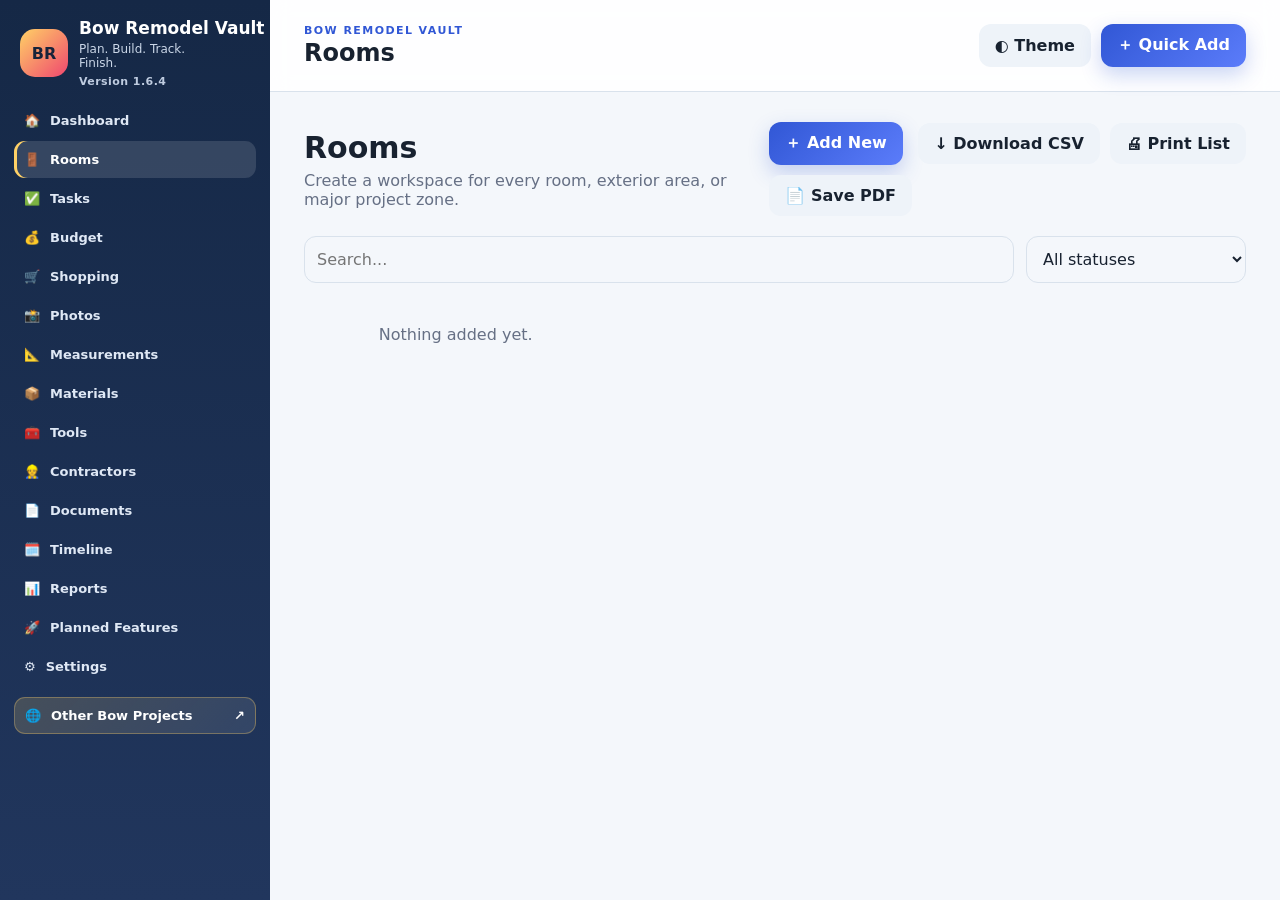
<file: rooms.html>
<!doctype html>
<html lang="en">
<head>
<meta charset="utf-8">
<meta name="viewport" content="width=device-width,initial-scale=1">
<title>Rooms | Bow Remodel Vault</title>
<link rel="stylesheet" href="assets/styles.css">

<!-- Google Analytics 4 + Bow Remodel Vault tracking -->
<script async src="https://www.googletagmanager.com/gtag/js?id=G-ELQSW0TEBE"></script>
<script>
  window.dataLayer = window.dataLayer || [];
  function gtag(){dataLayer.push(arguments);}

  gtag('js', new Date());

  gtag('config', 'G-ELQSW0TEBE', {
    send_page_view: true,
    page_title: document.title,
    page_location: window.location.href,
    page_path: window.location.pathname,
    site_name: 'Bow Remodel Vault'
  });

  (function () {
    function cleanText(value) {
      return (value || '').replace(/\s+/g, ' ').trim().slice(0, 120);
    }

    function pageName() {
      return document.body && document.body.dataset.page
        ? document.body.dataset.page
        : window.location.pathname.split('/').pop().replace('.html', '') || 'dashboard';
    }

    function appVersion() {
      return document.body && document.body.dataset.version
        ? document.body.dataset.version
        : 'unknown';
    }

    function elementName(el) {
      return cleanText(
        el.getAttribute('data-track-name') ||
        el.getAttribute('aria-label') ||
        el.innerText ||
        el.textContent ||
        el.getAttribute('title') ||
        el.id ||
        el.className ||
        el.tagName
      );
    }

    function clickType(el, href, name) {
      var lowerName = (name || '').toLowerCase();
      if (href.startsWith('tel:')) return 'phone_click';
      if (href.startsWith('mailto:')) return 'email_click';
      if (href.startsWith('sms:')) return 'text_click';
      if (el.hasAttribute('download') || /\.(pdf|zip|docx?|xlsx?|pptx?|csv|json|jpg|jpeg|png|webp)$/i.test(href)) return 'download_click';
      if (lowerName.includes('print')) return 'print_click';
      if (lowerName.includes('pdf')) return 'pdf_click';
      if (lowerName.includes('export')) return 'export_click';
      if (lowerName.includes('import')) return 'import_click';
      if (lowerName.includes('quick add')) return 'quick_add_click';
      if (lowerName.includes('add new')) return 'add_new_click';
      if (el.tagName === 'BUTTON' || el.getAttribute('role') === 'button' || el.classList.contains('btn')) return 'button_click';
      return 'link_click';
    }

    document.addEventListener('DOMContentLoaded', function () {
      gtag('event', 'project_loaded', {
        project_name: 'Bow Remodel Vault',
        site_name: 'Bow Remodel Vault',
        page_name_custom: pageName(),
        app_version: appVersion(),
        site_host: window.location.hostname,
        page_path: window.location.pathname,
        page_title: document.title
      });
    });

    document.addEventListener('click', function (event) {
      var el = event.target.closest('a, button, [role="button"], input[type="button"], input[type="submit"]');
      if (!el || typeof gtag !== 'function') return;

      var href = el.getAttribute('href') || '';
      var absoluteUrl = '';
      try { absoluteUrl = href ? new URL(href, window.location.href).href : ''; } catch (e) {}

      var destinationHost = '';
      try { destinationHost = absoluteUrl ? new URL(absoluteUrl).hostname : ''; } catch (e) {}

      var name = elementName(el);
      var eventName = clickType(el, href, name);
      var isExternal = destinationHost && destinationHost !== window.location.hostname;

      gtag('event', eventName, {
        project_name: 'Bow Remodel Vault',
        site_name: 'Bow Remodel Vault',
        app_version: appVersion(),
        page_name_custom: pageName(),
        page_title: document.title,
        page_path: window.location.pathname,
        page_url: window.location.href,
        element_text: name,
        element_id: el.id || '',
        element_classes: cleanText(typeof el.className === 'string' ? el.className : ''),
        element_tag: el.tagName.toLowerCase(),
        destination_url: absoluteUrl,
        destination_host: destinationHost,
        outbound: !!isExternal,
        referrer_url: document.referrer || '',
        traffic_source: new URLSearchParams(window.location.search).get('utm_source') || '',
        traffic_medium: new URLSearchParams(window.location.search).get('utm_medium') || '',
        traffic_campaign: new URLSearchParams(window.location.search).get('utm_campaign') || ''
      });
    }, true);

    document.addEventListener('submit', function (event) {
      var form = event.target;
      if (!form || form.tagName !== 'FORM' || typeof gtag !== 'function') return;

      gtag('event', 'form_save', {
        project_name: 'Bow Remodel Vault',
        site_name: 'Bow Remodel Vault',
        app_version: appVersion(),
        page_name_custom: pageName(),
        form_id: form.id || '',
        form_type: form.getAttribute('data-form') || form.getAttribute('name') || 'unknown',
        page_path: window.location.pathname,
        page_title: document.title
      });
    }, true);

    document.addEventListener('change', function (event) {
      var el = event.target;
      if (!el || typeof gtag !== 'function') return;

      if (el.matches('input[type="file"]')) {
        gtag('event', 'file_selected', {
          project_name: 'Bow Remodel Vault',
          site_name: 'Bow Remodel Vault',
          app_version: appVersion(),
          page_name_custom: pageName(),
          field_name: el.name || el.id || 'file',
          page_path: window.location.pathname
        });
      }
    }, true);
  })();
</script>

</head>
<body data-version="1.6.4" data-page="rooms">
<div class="mobile-menu-backdrop" id="mobileMenuBackdrop" aria-hidden="true"></div>
<div class="app-shell">
<aside class="sidebar" id="mobileSidebar">
<button type="button" class="mobile-menu-close" id="mobileMenuClose" aria-label="Close navigation menu">✕</button>
  <div class="brand">
    <div class="brand-mark">BR</div>
    <div class="brand-copy"><h1>Bow Remodel Vault</h1><p>Plan. Build. Track. Finish.</p><small class="app-version">Version 1.6.4</small></div>
    
  </div>
  <nav><a class="" href="index.html"><span>🏠</span>Dashboard</a>
<a class="active" href="rooms.html"><span>🚪</span>Rooms</a>
<a class="" href="tasks.html"><span>✅</span>Tasks</a>
<a class="" href="budget.html"><span>💰</span>Budget</a>
<a class="" href="shopping.html"><span>🛒</span>Shopping</a>
<a class="" href="photos.html"><span>📸</span>Photos</a>
<a class="" href="measurements.html"><span>📐</span>Measurements</a>
<a class="" href="materials.html"><span>📦</span>Materials</a>
<a class="" href="tools.html"><span>🧰</span>Tools</a>
<a class="" href="contractors.html"><span>👷</span>Contractors</a>
<a class="" href="documents.html"><span>📄</span>Documents</a>
<a class="" href="timeline.html"><span>🗓️</span>Timeline</a>
<a class="" href="reports.html"><span>📊</span>Reports</a>
<a href="planned-features.html"><span>🚀</span>Planned Features</a>
  <a class="" href="settings.html"><span>⚙️</span>Settings</a>
<a class="projects-link" href="https://potterservice.com/projects.html" target="_blank" rel="noopener noreferrer"><span>🌐</span>Other Bow Projects <b>↗</b></a>
</nav>
</aside>
<main class="main">
<header class="topbar">
  <button class="menu-btn" id="menuBtn" type="button" aria-label="Open navigation menu" aria-controls="mobileSidebar" aria-expanded="false">☰</button>
  <div>
    <p class="eyebrow">Bow Remodel Vault</p>
    <h2>Rooms</h2>
  </div>
  <div class="top-actions">
    <button class="ghost" data-action="theme-toggle">◐ Theme</button>
    <button class="primary" data-action="open-quick-add">＋ Quick Add</button>
  </div>
</header>
<section class="page-content" id="pageContent">

<div class="page-intro"><div><h3>Rooms</h3><p>Create a workspace for every room, exterior area, or major project zone.</p></div><button class="primary" data-toggle-form="roomForm">＋ Add New</button></div>
<section class="panel hidden" id="roomForm">
  <div class="panel-head"><h3>Add Room</h3><button class="ghost" data-toggle-form="roomForm">Close</button></div>
  <form class="form-grid" data-form="room">
    <label>Name<input required name="name" placeholder="Kitchen"></label>
<label>Area / Floor<input name="area" placeholder="Main floor"></label>
<label>Status<select name="status"><option>Not Started</option><option>Planning</option><option>In Progress</option><option>Waiting</option><option>Paused</option><option>Completed</option></select></label>
<label>Progress %<input name="progress" type="number" min="0" max="100" value="0"></label>
<label>Room Budget<input name="budget" type="number" min="0" step="0.01" placeholder="5000"></label>
<label>Start Date<input name="startDate" type="date"></label>
<label>Target Finish<input name="targetDate" type="date"></label>
<label class="span-2">Notes<textarea name="notes" placeholder="Design plans, colors, goals..."></textarea></label>
    <div class="form-actions"><button class="primary" type="submit">Save</button><button class="ghost" type="reset">Clear</button></div>
  </form>
</section>
<div class="filter-bar">
  <input type="search" placeholder="Search..." data-search="room">
  <select data-filter-status="room"><option value="">All statuses</option><option>Not Started</option><option>Planning</option><option>In Progress</option><option>Waiting</option><option>Paused</option><option>Completed</option></select>
</div>
<div class="card-grid" id="roomList"></div>

</section>
</main>
</div>
<div class="modal-backdrop hidden" id="modalBackdrop"></div>
<div class="modal hidden" id="quickModal">
  <div class="modal-head"><h3>Quick Add</h3><button data-action="close-modal">✕</button></div>
  <div class="quick-grid">
    <button data-quick="room">🚪 Room</button>
    <button data-quick="task">✅ Task</button>
    <button data-quick="expense">💰 Expense</button>
    <button data-quick="shopping">🛒 Shopping Item</button>
    <button data-quick="timeline">🗓️ Timeline Note</button>
    <button data-quick="measurement">📐 Measurement</button>
  </div>
</div>
<script src="assets/app.js"></script>
</body>
</html>
</file>
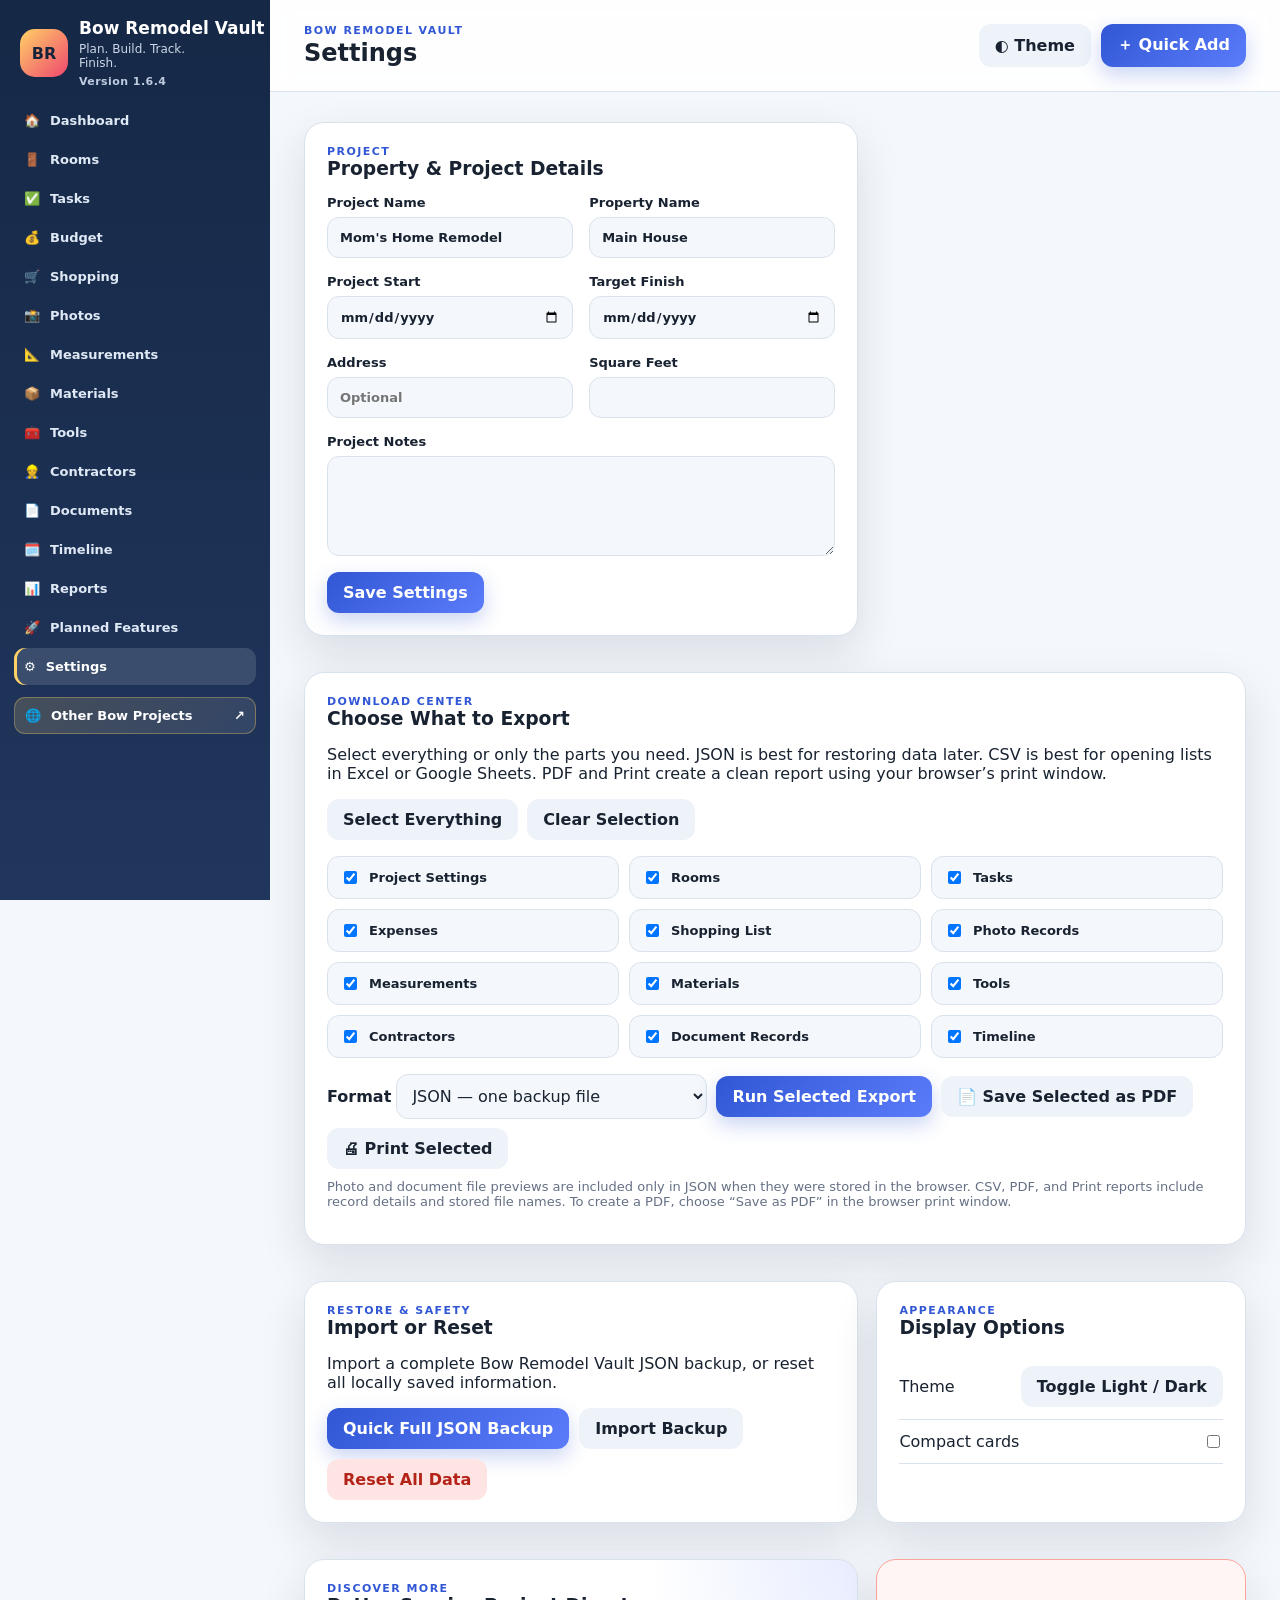
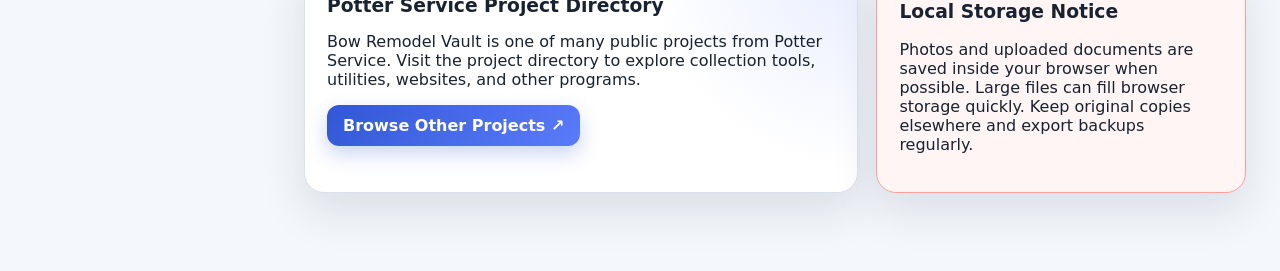
<file: settings.html>
<!doctype html>
<html lang="en">
<head>
<meta charset="utf-8">
<meta name="viewport" content="width=device-width,initial-scale=1">
<title>Settings | Bow Remodel Vault</title>
<link rel="stylesheet" href="assets/styles.css">

<!-- Google Analytics 4 + Bow Remodel Vault tracking -->
<script async src="https://www.googletagmanager.com/gtag/js?id=G-ELQSW0TEBE"></script>
<script>
  window.dataLayer = window.dataLayer || [];
  function gtag(){dataLayer.push(arguments);}

  gtag('js', new Date());

  gtag('config', 'G-ELQSW0TEBE', {
    send_page_view: true,
    page_title: document.title,
    page_location: window.location.href,
    page_path: window.location.pathname,
    site_name: 'Bow Remodel Vault'
  });

  (function () {
    function cleanText(value) {
      return (value || '').replace(/\s+/g, ' ').trim().slice(0, 120);
    }

    function pageName() {
      return document.body && document.body.dataset.page
        ? document.body.dataset.page
        : window.location.pathname.split('/').pop().replace('.html', '') || 'dashboard';
    }

    function appVersion() {
      return document.body && document.body.dataset.version
        ? document.body.dataset.version
        : 'unknown';
    }

    function elementName(el) {
      return cleanText(
        el.getAttribute('data-track-name') ||
        el.getAttribute('aria-label') ||
        el.innerText ||
        el.textContent ||
        el.getAttribute('title') ||
        el.id ||
        el.className ||
        el.tagName
      );
    }

    function clickType(el, href, name) {
      var lowerName = (name || '').toLowerCase();
      if (href.startsWith('tel:')) return 'phone_click';
      if (href.startsWith('mailto:')) return 'email_click';
      if (href.startsWith('sms:')) return 'text_click';
      if (el.hasAttribute('download') || /\.(pdf|zip|docx?|xlsx?|pptx?|csv|json|jpg|jpeg|png|webp)$/i.test(href)) return 'download_click';
      if (lowerName.includes('print')) return 'print_click';
      if (lowerName.includes('pdf')) return 'pdf_click';
      if (lowerName.includes('export')) return 'export_click';
      if (lowerName.includes('import')) return 'import_click';
      if (lowerName.includes('quick add')) return 'quick_add_click';
      if (lowerName.includes('add new')) return 'add_new_click';
      if (el.tagName === 'BUTTON' || el.getAttribute('role') === 'button' || el.classList.contains('btn')) return 'button_click';
      return 'link_click';
    }

    document.addEventListener('DOMContentLoaded', function () {
      gtag('event', 'project_loaded', {
        project_name: 'Bow Remodel Vault',
        site_name: 'Bow Remodel Vault',
        page_name_custom: pageName(),
        app_version: appVersion(),
        site_host: window.location.hostname,
        page_path: window.location.pathname,
        page_title: document.title
      });
    });

    document.addEventListener('click', function (event) {
      var el = event.target.closest('a, button, [role="button"], input[type="button"], input[type="submit"]');
      if (!el || typeof gtag !== 'function') return;

      var href = el.getAttribute('href') || '';
      var absoluteUrl = '';
      try { absoluteUrl = href ? new URL(href, window.location.href).href : ''; } catch (e) {}

      var destinationHost = '';
      try { destinationHost = absoluteUrl ? new URL(absoluteUrl).hostname : ''; } catch (e) {}

      var name = elementName(el);
      var eventName = clickType(el, href, name);
      var isExternal = destinationHost && destinationHost !== window.location.hostname;

      gtag('event', eventName, {
        project_name: 'Bow Remodel Vault',
        site_name: 'Bow Remodel Vault',
        app_version: appVersion(),
        page_name_custom: pageName(),
        page_title: document.title,
        page_path: window.location.pathname,
        page_url: window.location.href,
        element_text: name,
        element_id: el.id || '',
        element_classes: cleanText(typeof el.className === 'string' ? el.className : ''),
        element_tag: el.tagName.toLowerCase(),
        destination_url: absoluteUrl,
        destination_host: destinationHost,
        outbound: !!isExternal,
        referrer_url: document.referrer || '',
        traffic_source: new URLSearchParams(window.location.search).get('utm_source') || '',
        traffic_medium: new URLSearchParams(window.location.search).get('utm_medium') || '',
        traffic_campaign: new URLSearchParams(window.location.search).get('utm_campaign') || ''
      });
    }, true);

    document.addEventListener('submit', function (event) {
      var form = event.target;
      if (!form || form.tagName !== 'FORM' || typeof gtag !== 'function') return;

      gtag('event', 'form_save', {
        project_name: 'Bow Remodel Vault',
        site_name: 'Bow Remodel Vault',
        app_version: appVersion(),
        page_name_custom: pageName(),
        form_id: form.id || '',
        form_type: form.getAttribute('data-form') || form.getAttribute('name') || 'unknown',
        page_path: window.location.pathname,
        page_title: document.title
      });
    }, true);

    document.addEventListener('change', function (event) {
      var el = event.target;
      if (!el || typeof gtag !== 'function') return;

      if (el.matches('input[type="file"]')) {
        gtag('event', 'file_selected', {
          project_name: 'Bow Remodel Vault',
          site_name: 'Bow Remodel Vault',
          app_version: appVersion(),
          page_name_custom: pageName(),
          field_name: el.name || el.id || 'file',
          page_path: window.location.pathname
        });
      }
    }, true);
  })();
</script>

</head>
<body data-version="1.6.4" data-page="settings">
<div class="mobile-menu-backdrop" id="mobileMenuBackdrop" aria-hidden="true"></div>
<div class="app-shell">
<aside class="sidebar" id="mobileSidebar">
<button type="button" class="mobile-menu-close" id="mobileMenuClose" aria-label="Close navigation menu">✕</button>
  <div class="brand">
    <div class="brand-mark">BR</div>
    <div class="brand-copy"><h1>Bow Remodel Vault</h1><p>Plan. Build. Track. Finish.</p><small class="app-version">Version 1.6.4</small></div>
    
  </div>
  <nav><a class="" href="index.html"><span>🏠</span>Dashboard</a>
<a class="" href="rooms.html"><span>🚪</span>Rooms</a>
<a class="" href="tasks.html"><span>✅</span>Tasks</a>
<a class="" href="budget.html"><span>💰</span>Budget</a>
<a class="" href="shopping.html"><span>🛒</span>Shopping</a>
<a class="" href="photos.html"><span>📸</span>Photos</a>
<a class="" href="measurements.html"><span>📐</span>Measurements</a>
<a class="" href="materials.html"><span>📦</span>Materials</a>
<a class="" href="tools.html"><span>🧰</span>Tools</a>
<a class="" href="contractors.html"><span>👷</span>Contractors</a>
<a class="" href="documents.html"><span>📄</span>Documents</a>
<a class="" href="timeline.html"><span>🗓️</span>Timeline</a>
<a class="" href="reports.html"><span>📊</span>Reports</a>
<a href="planned-features.html"><span>🚀</span>Planned Features</a>
  <a class="active" href="settings.html"><span>⚙️</span>Settings</a>
<a class="projects-link" href="https://potterservice.com/projects.html" target="_blank" rel="noopener noreferrer"><span>🌐</span>Other Bow Projects <b>↗</b></a>
</nav>
</aside>
<main class="main">
<header class="topbar">
  <button class="menu-btn" id="menuBtn" type="button" aria-label="Open navigation menu" aria-controls="mobileSidebar" aria-expanded="false">☰</button>
  <div>
    <p class="eyebrow">Bow Remodel Vault</p>
    <h2>Settings</h2>
  </div>
  <div class="top-actions">
    <button class="ghost" data-action="theme-toggle">◐ Theme</button>
    <button class="primary" data-action="open-quick-add">＋ Quick Add</button>
  </div>
</header>
<section class="page-content" id="pageContent">

<div class="settings-grid">
<section class="panel">
  <div class="panel-head"><div><p class="eyebrow">Project</p><h3>Property & Project Details</h3></div></div>
  <form class="form-grid" id="settingsForm">
    <label>Project Name<input name="projectName" placeholder="Mom's Home Remodel"></label>
    <label>Property Name<input name="propertyName" placeholder="Main House"></label>
    <label>Project Start<input name="startDate" type="date"></label>
    <label>Target Finish<input name="targetDate" type="date"></label>
    <label>Address<input name="address" placeholder="Optional"></label>
    <label>Square Feet<input name="squareFeet" type="number"></label>
    <label class="span-2">Project Notes<textarea name="notes"></textarea></label>
    <div class="form-actions"><button class="primary" type="submit">Save Settings</button></div>
  </form>
</section>
<section class="panel span-2">
  <div class="panel-head"><div><p class="eyebrow">Download Center</p><h3>Choose What to Export</h3></div></div>
  <p>Select everything or only the parts you need. JSON is best for restoring data later. CSV is best for opening lists in Excel or Google Sheets. PDF and Print create a clean report using your browser’s print window.</p>
  <div class="export-toolbar">
    <button class="ghost" type="button" id="selectAllExports">Select Everything</button>
    <button class="ghost" type="button" id="clearAllExports">Clear Selection</button>
  </div>
  <div class="export-grid" id="exportChoices">
    <label class="export-option"><input type="checkbox" value="settings" checked> Project Settings</label>
    <label class="export-option"><input type="checkbox" value="rooms" checked> Rooms</label>
    <label class="export-option"><input type="checkbox" value="tasks" checked> Tasks</label>
    <label class="export-option"><input type="checkbox" value="expenses" checked> Expenses</label>
    <label class="export-option"><input type="checkbox" value="shopping" checked> Shopping List</label>
    <label class="export-option"><input type="checkbox" value="photos" checked> Photo Records</label>
    <label class="export-option"><input type="checkbox" value="measurements" checked> Measurements</label>
    <label class="export-option"><input type="checkbox" value="materials" checked> Materials</label>
    <label class="export-option"><input type="checkbox" value="tools" checked> Tools</label>
    <label class="export-option"><input type="checkbox" value="contractors" checked> Contractors</label>
    <label class="export-option"><input type="checkbox" value="documents" checked> Document Records</label>
    <label class="export-option"><input type="checkbox" value="timeline" checked> Timeline</label>
  </div>
  <div class="export-toolbar">
    <label><strong>Format</strong>
      <select id="customExportFormat"><option value="json">JSON — one backup file</option><option value="csv">CSV — one file per selected list</option><option value="pdf">PDF — open Save as PDF window</option><option value="print">Print — open printer window</option></select>
    </label>
    <button class="primary" type="button" id="runCustomExport">Run Selected Export</button>
    <button class="ghost" type="button" id="pdfSelectedExport">📄 Save Selected as PDF</button>
    <button class="ghost" type="button" id="printSelectedExport">🖨 Print Selected</button>
  </div>
  <p class="export-note">Photo and document file previews are included only in JSON when they were stored in the browser. CSV, PDF, and Print reports include record details and stored file names. To create a PDF, choose “Save as PDF” in the browser print window.</p>
</section>
<section class="panel">
  <div class="panel-head"><div><p class="eyebrow">Restore & Safety</p><h3>Import or Reset</h3></div></div>
  <p>Import a complete Bow Remodel Vault JSON backup, or reset all locally saved information.</p>
  <div class="backup-actions">
    <button class="primary" data-action="quick-export">Quick Full JSON Backup</button>
    <label class="button-file">Import Backup<input id="importFile" type="file" accept=".json"></label>
    <button class="danger" id="resetAllData">Reset All Data</button>
  </div>
</section>
<section class="panel">
  <div class="panel-head"><div><p class="eyebrow">Appearance</p><h3>Display Options</h3></div></div>
  <div class="setting-row"><span>Theme</span><button class="ghost" data-action="theme-toggle">Toggle Light / Dark</button></div>
  <div class="setting-row"><span>Compact cards</span><input id="compactToggle" type="checkbox"></div>
</section>

<section class="panel projects-panel">
  <div class="panel-head"><div><p class="eyebrow">Discover More</p><h3>Potter Service Project Directory</h3></div></div>
  <p>Bow Remodel Vault is one of many public projects from Potter Service. Visit the project directory to explore collection tools, utilities, websites, and other programs.</p>
  <a class="primary button-link" href="https://potterservice.com/projects.html" target="_blank" rel="noopener noreferrer">Browse Other Projects ↗</a>
</section>

<section class="panel warning-panel">
  <h3>Local Storage Notice</h3>
  <p>Photos and uploaded documents are saved inside your browser when possible. Large files can fill browser storage quickly. Keep original copies elsewhere and export backups regularly.</p>
</section>
</div>

</section>
</main>
</div>
<div class="modal-backdrop hidden" id="modalBackdrop"></div>
<div class="modal hidden" id="quickModal">
  <div class="modal-head"><h3>Quick Add</h3><button data-action="close-modal">✕</button></div>
  <div class="quick-grid">
    <button data-quick="room">🚪 Room</button>
    <button data-quick="task">✅ Task</button>
    <button data-quick="expense">💰 Expense</button>
    <button data-quick="shopping">🛒 Shopping Item</button>
    <button data-quick="timeline">🗓️ Timeline Note</button>
    <button data-quick="measurement">📐 Measurement</button>
  </div>
</div>
<script src="assets/app.js"></script>
</body>
</html>
</file>
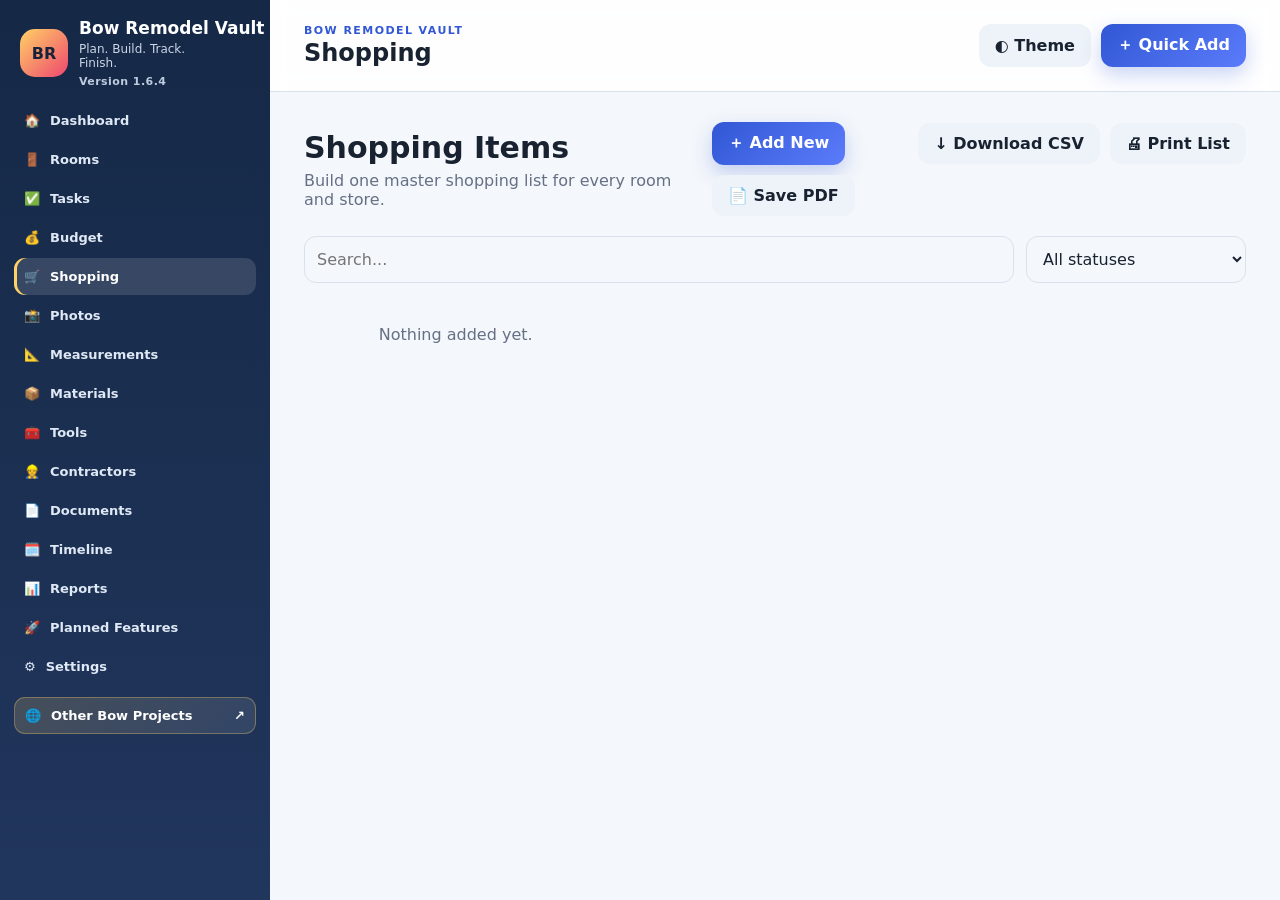
<file: shopping.html>
<!doctype html>
<html lang="en">
<head>
<meta charset="utf-8">
<meta name="viewport" content="width=device-width,initial-scale=1">
<title>Shopping | Bow Remodel Vault</title>
<link rel="stylesheet" href="assets/styles.css">

<!-- Google Analytics 4 + Bow Remodel Vault tracking -->
<script async src="https://www.googletagmanager.com/gtag/js?id=G-ELQSW0TEBE"></script>
<script>
  window.dataLayer = window.dataLayer || [];
  function gtag(){dataLayer.push(arguments);}

  gtag('js', new Date());

  gtag('config', 'G-ELQSW0TEBE', {
    send_page_view: true,
    page_title: document.title,
    page_location: window.location.href,
    page_path: window.location.pathname,
    site_name: 'Bow Remodel Vault'
  });

  (function () {
    function cleanText(value) {
      return (value || '').replace(/\s+/g, ' ').trim().slice(0, 120);
    }

    function pageName() {
      return document.body && document.body.dataset.page
        ? document.body.dataset.page
        : window.location.pathname.split('/').pop().replace('.html', '') || 'dashboard';
    }

    function appVersion() {
      return document.body && document.body.dataset.version
        ? document.body.dataset.version
        : 'unknown';
    }

    function elementName(el) {
      return cleanText(
        el.getAttribute('data-track-name') ||
        el.getAttribute('aria-label') ||
        el.innerText ||
        el.textContent ||
        el.getAttribute('title') ||
        el.id ||
        el.className ||
        el.tagName
      );
    }

    function clickType(el, href, name) {
      var lowerName = (name || '').toLowerCase();
      if (href.startsWith('tel:')) return 'phone_click';
      if (href.startsWith('mailto:')) return 'email_click';
      if (href.startsWith('sms:')) return 'text_click';
      if (el.hasAttribute('download') || /\.(pdf|zip|docx?|xlsx?|pptx?|csv|json|jpg|jpeg|png|webp)$/i.test(href)) return 'download_click';
      if (lowerName.includes('print')) return 'print_click';
      if (lowerName.includes('pdf')) return 'pdf_click';
      if (lowerName.includes('export')) return 'export_click';
      if (lowerName.includes('import')) return 'import_click';
      if (lowerName.includes('quick add')) return 'quick_add_click';
      if (lowerName.includes('add new')) return 'add_new_click';
      if (el.tagName === 'BUTTON' || el.getAttribute('role') === 'button' || el.classList.contains('btn')) return 'button_click';
      return 'link_click';
    }

    document.addEventListener('DOMContentLoaded', function () {
      gtag('event', 'project_loaded', {
        project_name: 'Bow Remodel Vault',
        site_name: 'Bow Remodel Vault',
        page_name_custom: pageName(),
        app_version: appVersion(),
        site_host: window.location.hostname,
        page_path: window.location.pathname,
        page_title: document.title
      });
    });

    document.addEventListener('click', function (event) {
      var el = event.target.closest('a, button, [role="button"], input[type="button"], input[type="submit"]');
      if (!el || typeof gtag !== 'function') return;

      var href = el.getAttribute('href') || '';
      var absoluteUrl = '';
      try { absoluteUrl = href ? new URL(href, window.location.href).href : ''; } catch (e) {}

      var destinationHost = '';
      try { destinationHost = absoluteUrl ? new URL(absoluteUrl).hostname : ''; } catch (e) {}

      var name = elementName(el);
      var eventName = clickType(el, href, name);
      var isExternal = destinationHost && destinationHost !== window.location.hostname;

      gtag('event', eventName, {
        project_name: 'Bow Remodel Vault',
        site_name: 'Bow Remodel Vault',
        app_version: appVersion(),
        page_name_custom: pageName(),
        page_title: document.title,
        page_path: window.location.pathname,
        page_url: window.location.href,
        element_text: name,
        element_id: el.id || '',
        element_classes: cleanText(typeof el.className === 'string' ? el.className : ''),
        element_tag: el.tagName.toLowerCase(),
        destination_url: absoluteUrl,
        destination_host: destinationHost,
        outbound: !!isExternal,
        referrer_url: document.referrer || '',
        traffic_source: new URLSearchParams(window.location.search).get('utm_source') || '',
        traffic_medium: new URLSearchParams(window.location.search).get('utm_medium') || '',
        traffic_campaign: new URLSearchParams(window.location.search).get('utm_campaign') || ''
      });
    }, true);

    document.addEventListener('submit', function (event) {
      var form = event.target;
      if (!form || form.tagName !== 'FORM' || typeof gtag !== 'function') return;

      gtag('event', 'form_save', {
        project_name: 'Bow Remodel Vault',
        site_name: 'Bow Remodel Vault',
        app_version: appVersion(),
        page_name_custom: pageName(),
        form_id: form.id || '',
        form_type: form.getAttribute('data-form') || form.getAttribute('name') || 'unknown',
        page_path: window.location.pathname,
        page_title: document.title
      });
    }, true);

    document.addEventListener('change', function (event) {
      var el = event.target;
      if (!el || typeof gtag !== 'function') return;

      if (el.matches('input[type="file"]')) {
        gtag('event', 'file_selected', {
          project_name: 'Bow Remodel Vault',
          site_name: 'Bow Remodel Vault',
          app_version: appVersion(),
          page_name_custom: pageName(),
          field_name: el.name || el.id || 'file',
          page_path: window.location.pathname
        });
      }
    }, true);
  })();
</script>

</head>
<body data-version="1.6.4" data-page="shopping">
<div class="mobile-menu-backdrop" id="mobileMenuBackdrop" aria-hidden="true"></div>
<div class="app-shell">
<aside class="sidebar" id="mobileSidebar">
<button type="button" class="mobile-menu-close" id="mobileMenuClose" aria-label="Close navigation menu">✕</button>
  <div class="brand">
    <div class="brand-mark">BR</div>
    <div class="brand-copy"><h1>Bow Remodel Vault</h1><p>Plan. Build. Track. Finish.</p><small class="app-version">Version 1.6.4</small></div>
    
  </div>
  <nav><a class="" href="index.html"><span>🏠</span>Dashboard</a>
<a class="" href="rooms.html"><span>🚪</span>Rooms</a>
<a class="" href="tasks.html"><span>✅</span>Tasks</a>
<a class="" href="budget.html"><span>💰</span>Budget</a>
<a class="active" href="shopping.html"><span>🛒</span>Shopping</a>
<a class="" href="photos.html"><span>📸</span>Photos</a>
<a class="" href="measurements.html"><span>📐</span>Measurements</a>
<a class="" href="materials.html"><span>📦</span>Materials</a>
<a class="" href="tools.html"><span>🧰</span>Tools</a>
<a class="" href="contractors.html"><span>👷</span>Contractors</a>
<a class="" href="documents.html"><span>📄</span>Documents</a>
<a class="" href="timeline.html"><span>🗓️</span>Timeline</a>
<a class="" href="reports.html"><span>📊</span>Reports</a>
<a href="planned-features.html"><span>🚀</span>Planned Features</a>
  <a class="" href="settings.html"><span>⚙️</span>Settings</a>
<a class="projects-link" href="https://potterservice.com/projects.html" target="_blank" rel="noopener noreferrer"><span>🌐</span>Other Bow Projects <b>↗</b></a>
</nav>
</aside>
<main class="main">
<header class="topbar">
  <button class="menu-btn" id="menuBtn" type="button" aria-label="Open navigation menu" aria-controls="mobileSidebar" aria-expanded="false">☰</button>
  <div>
    <p class="eyebrow">Bow Remodel Vault</p>
    <h2>Shopping</h2>
  </div>
  <div class="top-actions">
    <button class="ghost" data-action="theme-toggle">◐ Theme</button>
    <button class="primary" data-action="open-quick-add">＋ Quick Add</button>
  </div>
</header>
<section class="page-content" id="pageContent">

<div class="page-intro"><div><h3>Shopping Items</h3><p>Build one master shopping list for every room and store.</p></div><button class="primary" data-toggle-form="shoppingForm">＋ Add New</button></div>
<section class="panel hidden" id="shoppingForm">
  <div class="panel-head"><h3>Add Shopping Item</h3><button class="ghost" data-toggle-form="shoppingForm">Close</button></div>
  <form class="form-grid" data-form="shopping">
    <label>Item<input required name="name" placeholder="2 gallons ceiling paint"></label>
<label>Room<input name="room" placeholder="Kitchen"></label>
<label>Store<input name="store" placeholder="Lowe's"></label>
<label>Quantity<input name="quantity" type="number" min="1" value="1"></label>
<label>Estimated Price<input name="estimatedPrice" type="number" min="0" step="0.01"></label>
<label>Actual Price<input name="actualPrice" type="number" min="0" step="0.01"></label>
<label>Status<select name="status"><option>Needed</option><option>Ordered</option><option>Ready for Pickup</option><option>Purchased</option><option>Delivered</option><option>Returned</option></select></label>
<label>Priority<select name="priority"><option>Low</option><option selected>Normal</option><option>High</option><option>Urgent</option></select></label>
<label class="span-2">Notes<textarea name="notes"></textarea></label>
    <div class="form-actions"><button class="primary" type="submit">Save</button><button class="ghost" type="reset">Clear</button></div>
  </form>
</section>
<div class="filter-bar">
  <input type="search" placeholder="Search..." data-search="shopping">
  <select data-filter-status="shopping"><option value="">All statuses</option><option>Not Started</option><option>Planning</option><option>In Progress</option><option>Waiting</option><option>Paused</option><option>Completed</option></select>
</div>
<div class="card-grid" id="shoppingList"></div>

</section>
</main>
</div>
<div class="modal-backdrop hidden" id="modalBackdrop"></div>
<div class="modal hidden" id="quickModal">
  <div class="modal-head"><h3>Quick Add</h3><button data-action="close-modal">✕</button></div>
  <div class="quick-grid">
    <button data-quick="room">🚪 Room</button>
    <button data-quick="task">✅ Task</button>
    <button data-quick="expense">💰 Expense</button>
    <button data-quick="shopping">🛒 Shopping Item</button>
    <button data-quick="timeline">🗓️ Timeline Note</button>
    <button data-quick="measurement">📐 Measurement</button>
  </div>
</div>
<script src="assets/app.js"></script>
</body>
</html>
</file>
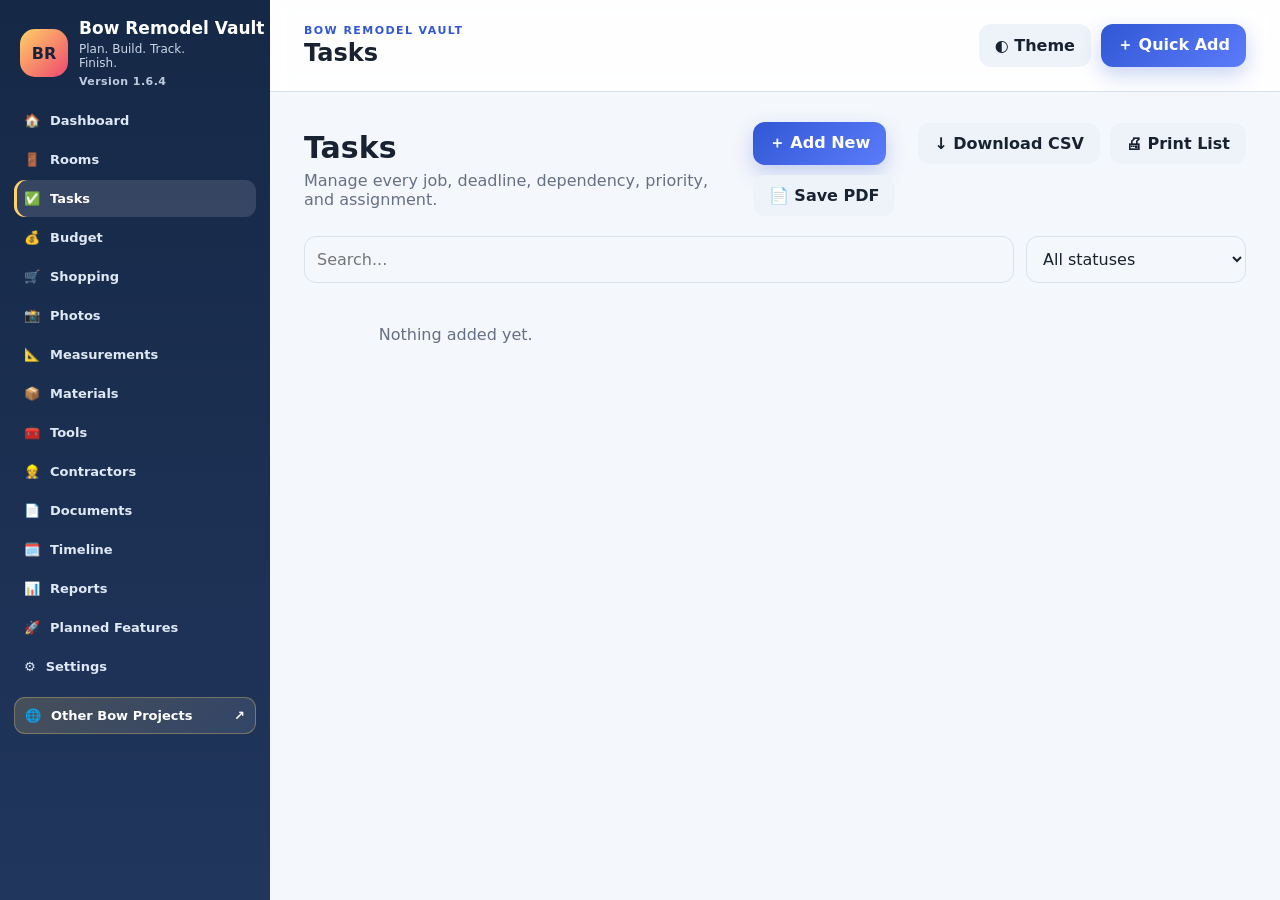
<file: tasks.html>
<!doctype html>
<html lang="en">
<head>
<meta charset="utf-8">
<meta name="viewport" content="width=device-width,initial-scale=1">
<title>Tasks | Bow Remodel Vault</title>
<link rel="stylesheet" href="assets/styles.css">

<!-- Google Analytics 4 + Bow Remodel Vault tracking -->
<script async src="https://www.googletagmanager.com/gtag/js?id=G-ELQSW0TEBE"></script>
<script>
  window.dataLayer = window.dataLayer || [];
  function gtag(){dataLayer.push(arguments);}

  gtag('js', new Date());

  gtag('config', 'G-ELQSW0TEBE', {
    send_page_view: true,
    page_title: document.title,
    page_location: window.location.href,
    page_path: window.location.pathname,
    site_name: 'Bow Remodel Vault'
  });

  (function () {
    function cleanText(value) {
      return (value || '').replace(/\s+/g, ' ').trim().slice(0, 120);
    }

    function pageName() {
      return document.body && document.body.dataset.page
        ? document.body.dataset.page
        : window.location.pathname.split('/').pop().replace('.html', '') || 'dashboard';
    }

    function appVersion() {
      return document.body && document.body.dataset.version
        ? document.body.dataset.version
        : 'unknown';
    }

    function elementName(el) {
      return cleanText(
        el.getAttribute('data-track-name') ||
        el.getAttribute('aria-label') ||
        el.innerText ||
        el.textContent ||
        el.getAttribute('title') ||
        el.id ||
        el.className ||
        el.tagName
      );
    }

    function clickType(el, href, name) {
      var lowerName = (name || '').toLowerCase();
      if (href.startsWith('tel:')) return 'phone_click';
      if (href.startsWith('mailto:')) return 'email_click';
      if (href.startsWith('sms:')) return 'text_click';
      if (el.hasAttribute('download') || /\.(pdf|zip|docx?|xlsx?|pptx?|csv|json|jpg|jpeg|png|webp)$/i.test(href)) return 'download_click';
      if (lowerName.includes('print')) return 'print_click';
      if (lowerName.includes('pdf')) return 'pdf_click';
      if (lowerName.includes('export')) return 'export_click';
      if (lowerName.includes('import')) return 'import_click';
      if (lowerName.includes('quick add')) return 'quick_add_click';
      if (lowerName.includes('add new')) return 'add_new_click';
      if (el.tagName === 'BUTTON' || el.getAttribute('role') === 'button' || el.classList.contains('btn')) return 'button_click';
      return 'link_click';
    }

    document.addEventListener('DOMContentLoaded', function () {
      gtag('event', 'project_loaded', {
        project_name: 'Bow Remodel Vault',
        site_name: 'Bow Remodel Vault',
        page_name_custom: pageName(),
        app_version: appVersion(),
        site_host: window.location.hostname,
        page_path: window.location.pathname,
        page_title: document.title
      });
    });

    document.addEventListener('click', function (event) {
      var el = event.target.closest('a, button, [role="button"], input[type="button"], input[type="submit"]');
      if (!el || typeof gtag !== 'function') return;

      var href = el.getAttribute('href') || '';
      var absoluteUrl = '';
      try { absoluteUrl = href ? new URL(href, window.location.href).href : ''; } catch (e) {}

      var destinationHost = '';
      try { destinationHost = absoluteUrl ? new URL(absoluteUrl).hostname : ''; } catch (e) {}

      var name = elementName(el);
      var eventName = clickType(el, href, name);
      var isExternal = destinationHost && destinationHost !== window.location.hostname;

      gtag('event', eventName, {
        project_name: 'Bow Remodel Vault',
        site_name: 'Bow Remodel Vault',
        app_version: appVersion(),
        page_name_custom: pageName(),
        page_title: document.title,
        page_path: window.location.pathname,
        page_url: window.location.href,
        element_text: name,
        element_id: el.id || '',
        element_classes: cleanText(typeof el.className === 'string' ? el.className : ''),
        element_tag: el.tagName.toLowerCase(),
        destination_url: absoluteUrl,
        destination_host: destinationHost,
        outbound: !!isExternal,
        referrer_url: document.referrer || '',
        traffic_source: new URLSearchParams(window.location.search).get('utm_source') || '',
        traffic_medium: new URLSearchParams(window.location.search).get('utm_medium') || '',
        traffic_campaign: new URLSearchParams(window.location.search).get('utm_campaign') || ''
      });
    }, true);

    document.addEventListener('submit', function (event) {
      var form = event.target;
      if (!form || form.tagName !== 'FORM' || typeof gtag !== 'function') return;

      gtag('event', 'form_save', {
        project_name: 'Bow Remodel Vault',
        site_name: 'Bow Remodel Vault',
        app_version: appVersion(),
        page_name_custom: pageName(),
        form_id: form.id || '',
        form_type: form.getAttribute('data-form') || form.getAttribute('name') || 'unknown',
        page_path: window.location.pathname,
        page_title: document.title
      });
    }, true);

    document.addEventListener('change', function (event) {
      var el = event.target;
      if (!el || typeof gtag !== 'function') return;

      if (el.matches('input[type="file"]')) {
        gtag('event', 'file_selected', {
          project_name: 'Bow Remodel Vault',
          site_name: 'Bow Remodel Vault',
          app_version: appVersion(),
          page_name_custom: pageName(),
          field_name: el.name || el.id || 'file',
          page_path: window.location.pathname
        });
      }
    }, true);
  })();
</script>

</head>
<body data-version="1.6.4" data-page="tasks">
<div class="mobile-menu-backdrop" id="mobileMenuBackdrop" aria-hidden="true"></div>
<div class="app-shell">
<aside class="sidebar" id="mobileSidebar">
<button type="button" class="mobile-menu-close" id="mobileMenuClose" aria-label="Close navigation menu">✕</button>
  <div class="brand">
    <div class="brand-mark">BR</div>
    <div class="brand-copy"><h1>Bow Remodel Vault</h1><p>Plan. Build. Track. Finish.</p><small class="app-version">Version 1.6.4</small></div>
    
  </div>
  <nav><a class="" href="index.html"><span>🏠</span>Dashboard</a>
<a class="" href="rooms.html"><span>🚪</span>Rooms</a>
<a class="active" href="tasks.html"><span>✅</span>Tasks</a>
<a class="" href="budget.html"><span>💰</span>Budget</a>
<a class="" href="shopping.html"><span>🛒</span>Shopping</a>
<a class="" href="photos.html"><span>📸</span>Photos</a>
<a class="" href="measurements.html"><span>📐</span>Measurements</a>
<a class="" href="materials.html"><span>📦</span>Materials</a>
<a class="" href="tools.html"><span>🧰</span>Tools</a>
<a class="" href="contractors.html"><span>👷</span>Contractors</a>
<a class="" href="documents.html"><span>📄</span>Documents</a>
<a class="" href="timeline.html"><span>🗓️</span>Timeline</a>
<a class="" href="reports.html"><span>📊</span>Reports</a>
<a href="planned-features.html"><span>🚀</span>Planned Features</a>
  <a class="" href="settings.html"><span>⚙️</span>Settings</a>
<a class="projects-link" href="https://potterservice.com/projects.html" target="_blank" rel="noopener noreferrer"><span>🌐</span>Other Bow Projects <b>↗</b></a>
</nav>
</aside>
<main class="main">
<header class="topbar">
  <button class="menu-btn" id="menuBtn" type="button" aria-label="Open navigation menu" aria-controls="mobileSidebar" aria-expanded="false">☰</button>
  <div>
    <p class="eyebrow">Bow Remodel Vault</p>
    <h2>Tasks</h2>
  </div>
  <div class="top-actions">
    <button class="ghost" data-action="theme-toggle">◐ Theme</button>
    <button class="primary" data-action="open-quick-add">＋ Quick Add</button>
  </div>
</header>
<section class="page-content" id="pageContent">

<div class="page-intro"><div><h3>Tasks</h3><p>Manage every job, deadline, dependency, priority, and assignment.</p></div><button class="primary" data-toggle-form="taskForm">＋ Add New</button></div>
<section class="panel hidden" id="taskForm">
  <div class="panel-head"><h3>Add Task</h3><button class="ghost" data-toggle-form="taskForm">Close</button></div>
  <form class="form-grid" data-form="task">
    <label>Task<input required name="name" placeholder="Paint kitchen ceiling"></label>
<label>Room<input name="room" placeholder="Kitchen"></label>
<label>Status<select name="status"><option>Not Started</option><option>Planning</option><option>In Progress</option><option>Waiting</option><option>Paused</option><option>Completed</option></select></label>
<label>Priority<select name="priority"><option>Low</option><option selected>Normal</option><option>High</option><option>Urgent</option></select></label>
<label>Assigned To<input name="assignedTo" placeholder="Mom, Bow, Contractor"></label>
<label>Due Date<input name="dueDate" type="date"></label>
<label>Estimated Hours<input name="estimatedHours" type="number" step="0.25"></label>
<label>Actual Hours<input name="actualHours" type="number" step="0.25"></label>
<label class="span-2">Notes<textarea name="notes"></textarea></label>
    <div class="form-actions"><button class="primary" type="submit">Save</button><button class="ghost" type="reset">Clear</button></div>
  </form>
</section>
<div class="filter-bar">
  <input type="search" placeholder="Search..." data-search="task">
  <select data-filter-status="task"><option value="">All statuses</option><option>Not Started</option><option>Planning</option><option>In Progress</option><option>Waiting</option><option>Paused</option><option>Completed</option></select>
</div>
<div class="card-grid" id="taskList"></div>

</section>
</main>
</div>
<div class="modal-backdrop hidden" id="modalBackdrop"></div>
<div class="modal hidden" id="quickModal">
  <div class="modal-head"><h3>Quick Add</h3><button data-action="close-modal">✕</button></div>
  <div class="quick-grid">
    <button data-quick="room">🚪 Room</button>
    <button data-quick="task">✅ Task</button>
    <button data-quick="expense">💰 Expense</button>
    <button data-quick="shopping">🛒 Shopping Item</button>
    <button data-quick="timeline">🗓️ Timeline Note</button>
    <button data-quick="measurement">📐 Measurement</button>
  </div>
</div>
<script src="assets/app.js"></script>
</body>
</html>
</file>
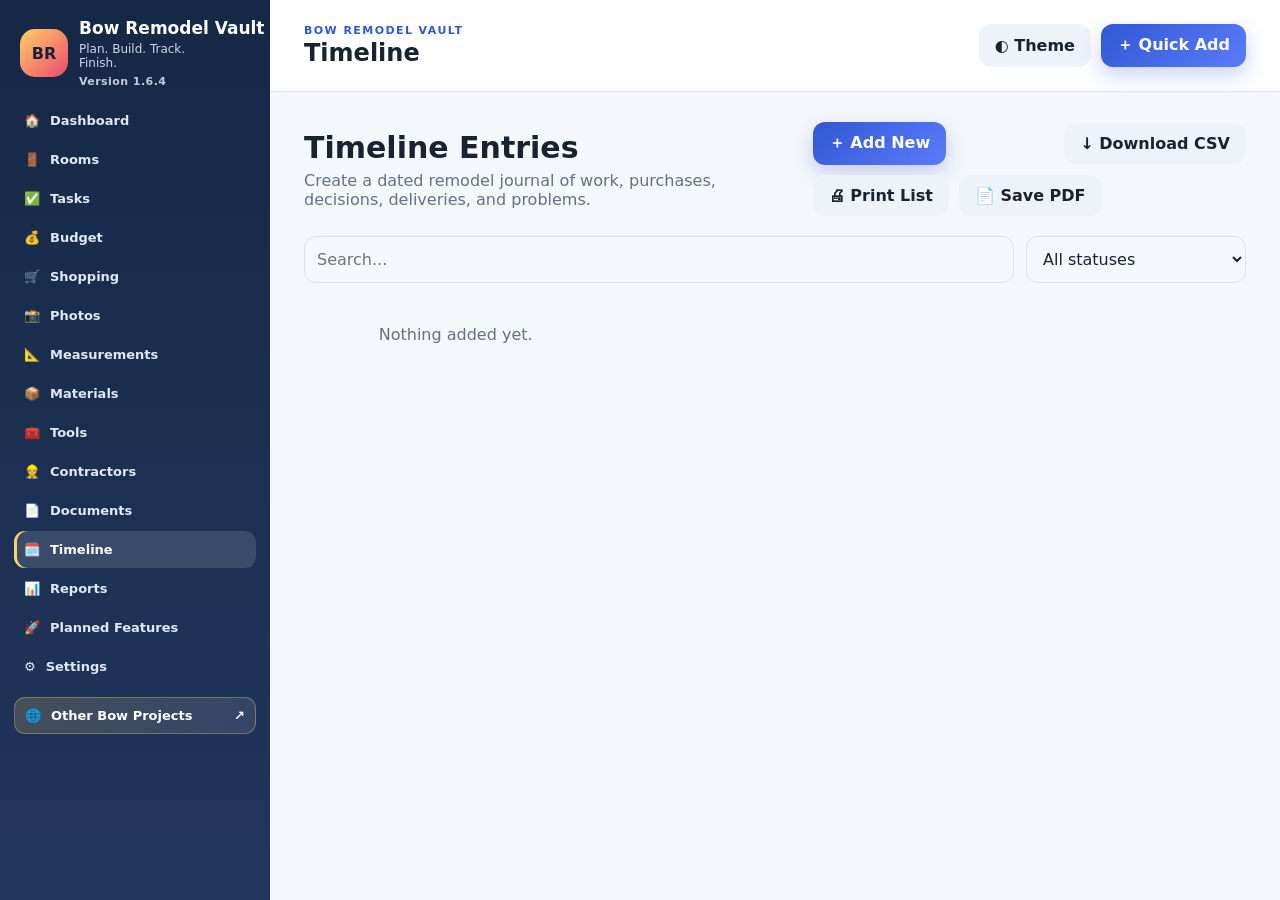
<file: timeline.html>
<!doctype html>
<html lang="en">
<head>
<meta charset="utf-8">
<meta name="viewport" content="width=device-width,initial-scale=1">
<title>Timeline | Bow Remodel Vault</title>
<link rel="stylesheet" href="assets/styles.css">

<!-- Google Analytics 4 + Bow Remodel Vault tracking -->
<script async src="https://www.googletagmanager.com/gtag/js?id=G-ELQSW0TEBE"></script>
<script>
  window.dataLayer = window.dataLayer || [];
  function gtag(){dataLayer.push(arguments);}

  gtag('js', new Date());

  gtag('config', 'G-ELQSW0TEBE', {
    send_page_view: true,
    page_title: document.title,
    page_location: window.location.href,
    page_path: window.location.pathname,
    site_name: 'Bow Remodel Vault'
  });

  (function () {
    function cleanText(value) {
      return (value || '').replace(/\s+/g, ' ').trim().slice(0, 120);
    }

    function pageName() {
      return document.body && document.body.dataset.page
        ? document.body.dataset.page
        : window.location.pathname.split('/').pop().replace('.html', '') || 'dashboard';
    }

    function appVersion() {
      return document.body && document.body.dataset.version
        ? document.body.dataset.version
        : 'unknown';
    }

    function elementName(el) {
      return cleanText(
        el.getAttribute('data-track-name') ||
        el.getAttribute('aria-label') ||
        el.innerText ||
        el.textContent ||
        el.getAttribute('title') ||
        el.id ||
        el.className ||
        el.tagName
      );
    }

    function clickType(el, href, name) {
      var lowerName = (name || '').toLowerCase();
      if (href.startsWith('tel:')) return 'phone_click';
      if (href.startsWith('mailto:')) return 'email_click';
      if (href.startsWith('sms:')) return 'text_click';
      if (el.hasAttribute('download') || /\.(pdf|zip|docx?|xlsx?|pptx?|csv|json|jpg|jpeg|png|webp)$/i.test(href)) return 'download_click';
      if (lowerName.includes('print')) return 'print_click';
      if (lowerName.includes('pdf')) return 'pdf_click';
      if (lowerName.includes('export')) return 'export_click';
      if (lowerName.includes('import')) return 'import_click';
      if (lowerName.includes('quick add')) return 'quick_add_click';
      if (lowerName.includes('add new')) return 'add_new_click';
      if (el.tagName === 'BUTTON' || el.getAttribute('role') === 'button' || el.classList.contains('btn')) return 'button_click';
      return 'link_click';
    }

    document.addEventListener('DOMContentLoaded', function () {
      gtag('event', 'project_loaded', {
        project_name: 'Bow Remodel Vault',
        site_name: 'Bow Remodel Vault',
        page_name_custom: pageName(),
        app_version: appVersion(),
        site_host: window.location.hostname,
        page_path: window.location.pathname,
        page_title: document.title
      });
    });

    document.addEventListener('click', function (event) {
      var el = event.target.closest('a, button, [role="button"], input[type="button"], input[type="submit"]');
      if (!el || typeof gtag !== 'function') return;

      var href = el.getAttribute('href') || '';
      var absoluteUrl = '';
      try { absoluteUrl = href ? new URL(href, window.location.href).href : ''; } catch (e) {}

      var destinationHost = '';
      try { destinationHost = absoluteUrl ? new URL(absoluteUrl).hostname : ''; } catch (e) {}

      var name = elementName(el);
      var eventName = clickType(el, href, name);
      var isExternal = destinationHost && destinationHost !== window.location.hostname;

      gtag('event', eventName, {
        project_name: 'Bow Remodel Vault',
        site_name: 'Bow Remodel Vault',
        app_version: appVersion(),
        page_name_custom: pageName(),
        page_title: document.title,
        page_path: window.location.pathname,
        page_url: window.location.href,
        element_text: name,
        element_id: el.id || '',
        element_classes: cleanText(typeof el.className === 'string' ? el.className : ''),
        element_tag: el.tagName.toLowerCase(),
        destination_url: absoluteUrl,
        destination_host: destinationHost,
        outbound: !!isExternal,
        referrer_url: document.referrer || '',
        traffic_source: new URLSearchParams(window.location.search).get('utm_source') || '',
        traffic_medium: new URLSearchParams(window.location.search).get('utm_medium') || '',
        traffic_campaign: new URLSearchParams(window.location.search).get('utm_campaign') || ''
      });
    }, true);

    document.addEventListener('submit', function (event) {
      var form = event.target;
      if (!form || form.tagName !== 'FORM' || typeof gtag !== 'function') return;

      gtag('event', 'form_save', {
        project_name: 'Bow Remodel Vault',
        site_name: 'Bow Remodel Vault',
        app_version: appVersion(),
        page_name_custom: pageName(),
        form_id: form.id || '',
        form_type: form.getAttribute('data-form') || form.getAttribute('name') || 'unknown',
        page_path: window.location.pathname,
        page_title: document.title
      });
    }, true);

    document.addEventListener('change', function (event) {
      var el = event.target;
      if (!el || typeof gtag !== 'function') return;

      if (el.matches('input[type="file"]')) {
        gtag('event', 'file_selected', {
          project_name: 'Bow Remodel Vault',
          site_name: 'Bow Remodel Vault',
          app_version: appVersion(),
          page_name_custom: pageName(),
          field_name: el.name || el.id || 'file',
          page_path: window.location.pathname
        });
      }
    }, true);
  })();
</script>

</head>
<body data-version="1.6.4" data-page="timeline">
<div class="mobile-menu-backdrop" id="mobileMenuBackdrop" aria-hidden="true"></div>
<div class="app-shell">
<aside class="sidebar" id="mobileSidebar">
<button type="button" class="mobile-menu-close" id="mobileMenuClose" aria-label="Close navigation menu">✕</button>
  <div class="brand">
    <div class="brand-mark">BR</div>
    <div class="brand-copy"><h1>Bow Remodel Vault</h1><p>Plan. Build. Track. Finish.</p><small class="app-version">Version 1.6.4</small></div>
    
  </div>
  <nav><a class="" href="index.html"><span>🏠</span>Dashboard</a>
<a class="" href="rooms.html"><span>🚪</span>Rooms</a>
<a class="" href="tasks.html"><span>✅</span>Tasks</a>
<a class="" href="budget.html"><span>💰</span>Budget</a>
<a class="" href="shopping.html"><span>🛒</span>Shopping</a>
<a class="" href="photos.html"><span>📸</span>Photos</a>
<a class="" href="measurements.html"><span>📐</span>Measurements</a>
<a class="" href="materials.html"><span>📦</span>Materials</a>
<a class="" href="tools.html"><span>🧰</span>Tools</a>
<a class="" href="contractors.html"><span>👷</span>Contractors</a>
<a class="" href="documents.html"><span>📄</span>Documents</a>
<a class="active" href="timeline.html"><span>🗓️</span>Timeline</a>
<a class="" href="reports.html"><span>📊</span>Reports</a>
<a href="planned-features.html"><span>🚀</span>Planned Features</a>
  <a class="" href="settings.html"><span>⚙️</span>Settings</a>
<a class="projects-link" href="https://potterservice.com/projects.html" target="_blank" rel="noopener noreferrer"><span>🌐</span>Other Bow Projects <b>↗</b></a>
</nav>
</aside>
<main class="main">
<header class="topbar">
  <button class="menu-btn" id="menuBtn" type="button" aria-label="Open navigation menu" aria-controls="mobileSidebar" aria-expanded="false">☰</button>
  <div>
    <p class="eyebrow">Bow Remodel Vault</p>
    <h2>Timeline</h2>
  </div>
  <div class="top-actions">
    <button class="ghost" data-action="theme-toggle">◐ Theme</button>
    <button class="primary" data-action="open-quick-add">＋ Quick Add</button>
  </div>
</header>
<section class="page-content" id="pageContent">

<div class="page-intro"><div><h3>Timeline Entries</h3><p>Create a dated remodel journal of work, purchases, decisions, deliveries, and problems.</p></div><button class="primary" data-toggle-form="timelineForm">＋ Add New</button></div>
<section class="panel hidden" id="timelineForm">
  <div class="panel-head"><h3>Add Timeline Entrie</h3><button class="ghost" data-toggle-form="timelineForm">Close</button></div>
  <form class="form-grid" data-form="timeline">
    <label>Entry Title<input required name="name" placeholder="Cabinets installed"></label>
<label>Date<input name="date" type="date"></label>
<label>Room<input name="room" placeholder="Kitchen"></label>
<label>Category<select name="category"><option>Work Completed</option><option>Purchase</option><option>Delivery</option><option>Inspection</option><option>Problem</option><option>Decision</option><option>Note</option></select></label>
<label>Hours<input name="hours" type="number" min="0" step="0.25"></label>
<label>Cost<input name="cost" type="number" min="0" step="0.01"></label>
<label class="span-2">Details<textarea name="notes"></textarea></label>
    <div class="form-actions"><button class="primary" type="submit">Save</button><button class="ghost" type="reset">Clear</button></div>
  </form>
</section>
<div class="filter-bar">
  <input type="search" placeholder="Search..." data-search="timeline">
  <select data-filter-status="timeline"><option value="">All statuses</option><option>Not Started</option><option>Planning</option><option>In Progress</option><option>Waiting</option><option>Paused</option><option>Completed</option></select>
</div>
<div class="card-grid" id="timelineList"></div>

</section>
</main>
</div>
<div class="modal-backdrop hidden" id="modalBackdrop"></div>
<div class="modal hidden" id="quickModal">
  <div class="modal-head"><h3>Quick Add</h3><button data-action="close-modal">✕</button></div>
  <div class="quick-grid">
    <button data-quick="room">🚪 Room</button>
    <button data-quick="task">✅ Task</button>
    <button data-quick="expense">💰 Expense</button>
    <button data-quick="shopping">🛒 Shopping Item</button>
    <button data-quick="timeline">🗓️ Timeline Note</button>
    <button data-quick="measurement">📐 Measurement</button>
  </div>
</div>
<script src="assets/app.js"></script>
</body>
</html>
</file>
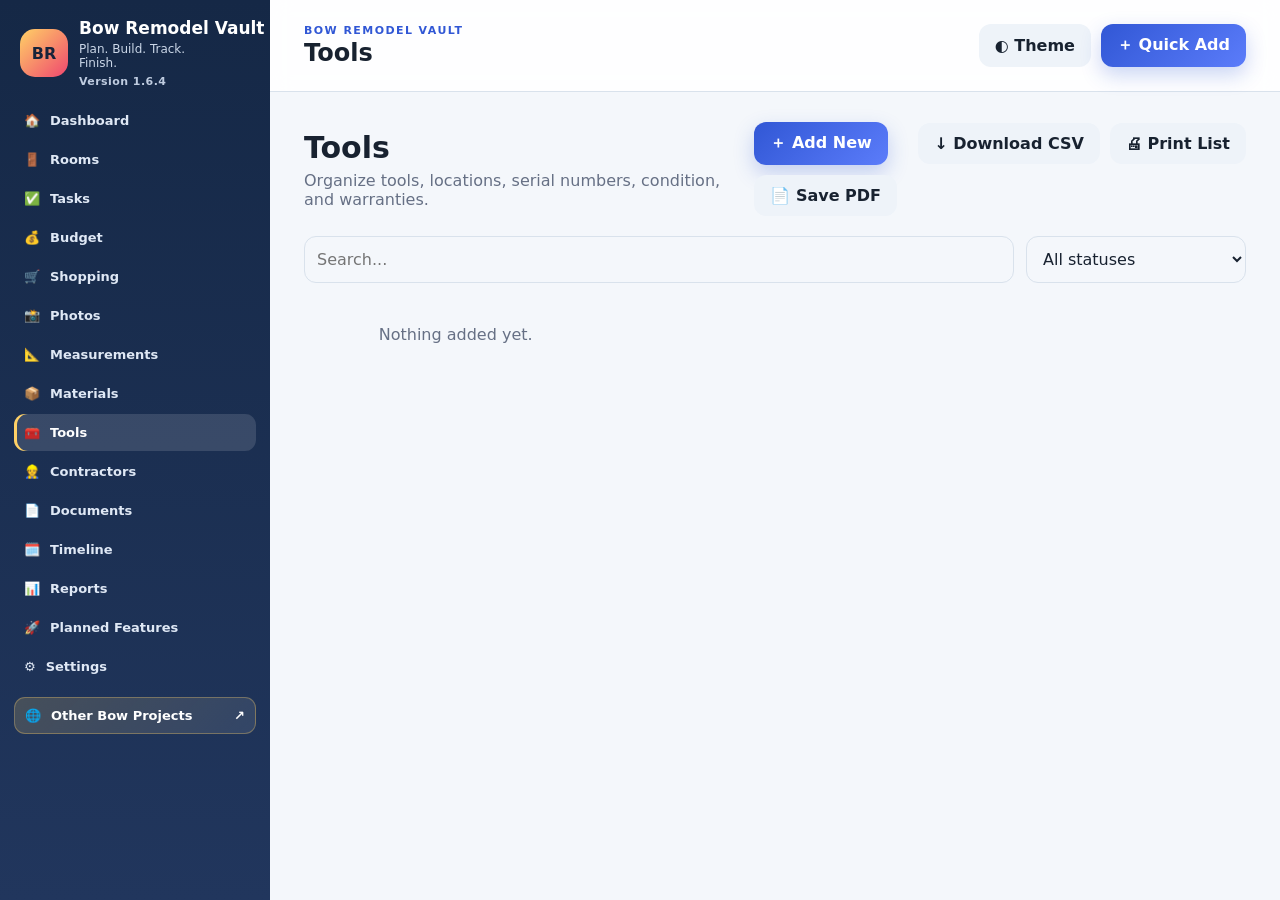
<file: tools.html>
<!doctype html>
<html lang="en">
<head>
<meta charset="utf-8">
<meta name="viewport" content="width=device-width,initial-scale=1">
<title>Tools | Bow Remodel Vault</title>
<link rel="stylesheet" href="assets/styles.css">

<!-- Google Analytics 4 + Bow Remodel Vault tracking -->
<script async src="https://www.googletagmanager.com/gtag/js?id=G-ELQSW0TEBE"></script>
<script>
  window.dataLayer = window.dataLayer || [];
  function gtag(){dataLayer.push(arguments);}

  gtag('js', new Date());

  gtag('config', 'G-ELQSW0TEBE', {
    send_page_view: true,
    page_title: document.title,
    page_location: window.location.href,
    page_path: window.location.pathname,
    site_name: 'Bow Remodel Vault'
  });

  (function () {
    function cleanText(value) {
      return (value || '').replace(/\s+/g, ' ').trim().slice(0, 120);
    }

    function pageName() {
      return document.body && document.body.dataset.page
        ? document.body.dataset.page
        : window.location.pathname.split('/').pop().replace('.html', '') || 'dashboard';
    }

    function appVersion() {
      return document.body && document.body.dataset.version
        ? document.body.dataset.version
        : 'unknown';
    }

    function elementName(el) {
      return cleanText(
        el.getAttribute('data-track-name') ||
        el.getAttribute('aria-label') ||
        el.innerText ||
        el.textContent ||
        el.getAttribute('title') ||
        el.id ||
        el.className ||
        el.tagName
      );
    }

    function clickType(el, href, name) {
      var lowerName = (name || '').toLowerCase();
      if (href.startsWith('tel:')) return 'phone_click';
      if (href.startsWith('mailto:')) return 'email_click';
      if (href.startsWith('sms:')) return 'text_click';
      if (el.hasAttribute('download') || /\.(pdf|zip|docx?|xlsx?|pptx?|csv|json|jpg|jpeg|png|webp)$/i.test(href)) return 'download_click';
      if (lowerName.includes('print')) return 'print_click';
      if (lowerName.includes('pdf')) return 'pdf_click';
      if (lowerName.includes('export')) return 'export_click';
      if (lowerName.includes('import')) return 'import_click';
      if (lowerName.includes('quick add')) return 'quick_add_click';
      if (lowerName.includes('add new')) return 'add_new_click';
      if (el.tagName === 'BUTTON' || el.getAttribute('role') === 'button' || el.classList.contains('btn')) return 'button_click';
      return 'link_click';
    }

    document.addEventListener('DOMContentLoaded', function () {
      gtag('event', 'project_loaded', {
        project_name: 'Bow Remodel Vault',
        site_name: 'Bow Remodel Vault',
        page_name_custom: pageName(),
        app_version: appVersion(),
        site_host: window.location.hostname,
        page_path: window.location.pathname,
        page_title: document.title
      });
    });

    document.addEventListener('click', function (event) {
      var el = event.target.closest('a, button, [role="button"], input[type="button"], input[type="submit"]');
      if (!el || typeof gtag !== 'function') return;

      var href = el.getAttribute('href') || '';
      var absoluteUrl = '';
      try { absoluteUrl = href ? new URL(href, window.location.href).href : ''; } catch (e) {}

      var destinationHost = '';
      try { destinationHost = absoluteUrl ? new URL(absoluteUrl).hostname : ''; } catch (e) {}

      var name = elementName(el);
      var eventName = clickType(el, href, name);
      var isExternal = destinationHost && destinationHost !== window.location.hostname;

      gtag('event', eventName, {
        project_name: 'Bow Remodel Vault',
        site_name: 'Bow Remodel Vault',
        app_version: appVersion(),
        page_name_custom: pageName(),
        page_title: document.title,
        page_path: window.location.pathname,
        page_url: window.location.href,
        element_text: name,
        element_id: el.id || '',
        element_classes: cleanText(typeof el.className === 'string' ? el.className : ''),
        element_tag: el.tagName.toLowerCase(),
        destination_url: absoluteUrl,
        destination_host: destinationHost,
        outbound: !!isExternal,
        referrer_url: document.referrer || '',
        traffic_source: new URLSearchParams(window.location.search).get('utm_source') || '',
        traffic_medium: new URLSearchParams(window.location.search).get('utm_medium') || '',
        traffic_campaign: new URLSearchParams(window.location.search).get('utm_campaign') || ''
      });
    }, true);

    document.addEventListener('submit', function (event) {
      var form = event.target;
      if (!form || form.tagName !== 'FORM' || typeof gtag !== 'function') return;

      gtag('event', 'form_save', {
        project_name: 'Bow Remodel Vault',
        site_name: 'Bow Remodel Vault',
        app_version: appVersion(),
        page_name_custom: pageName(),
        form_id: form.id || '',
        form_type: form.getAttribute('data-form') || form.getAttribute('name') || 'unknown',
        page_path: window.location.pathname,
        page_title: document.title
      });
    }, true);

    document.addEventListener('change', function (event) {
      var el = event.target;
      if (!el || typeof gtag !== 'function') return;

      if (el.matches('input[type="file"]')) {
        gtag('event', 'file_selected', {
          project_name: 'Bow Remodel Vault',
          site_name: 'Bow Remodel Vault',
          app_version: appVersion(),
          page_name_custom: pageName(),
          field_name: el.name || el.id || 'file',
          page_path: window.location.pathname
        });
      }
    }, true);
  })();
</script>

</head>
<body data-version="1.6.4" data-page="tools">
<div class="mobile-menu-backdrop" id="mobileMenuBackdrop" aria-hidden="true"></div>
<div class="app-shell">
<aside class="sidebar" id="mobileSidebar">
<button type="button" class="mobile-menu-close" id="mobileMenuClose" aria-label="Close navigation menu">✕</button>
  <div class="brand">
    <div class="brand-mark">BR</div>
    <div class="brand-copy"><h1>Bow Remodel Vault</h1><p>Plan. Build. Track. Finish.</p><small class="app-version">Version 1.6.4</small></div>
    
  </div>
  <nav><a class="" href="index.html"><span>🏠</span>Dashboard</a>
<a class="" href="rooms.html"><span>🚪</span>Rooms</a>
<a class="" href="tasks.html"><span>✅</span>Tasks</a>
<a class="" href="budget.html"><span>💰</span>Budget</a>
<a class="" href="shopping.html"><span>🛒</span>Shopping</a>
<a class="" href="photos.html"><span>📸</span>Photos</a>
<a class="" href="measurements.html"><span>📐</span>Measurements</a>
<a class="" href="materials.html"><span>📦</span>Materials</a>
<a class="active" href="tools.html"><span>🧰</span>Tools</a>
<a class="" href="contractors.html"><span>👷</span>Contractors</a>
<a class="" href="documents.html"><span>📄</span>Documents</a>
<a class="" href="timeline.html"><span>🗓️</span>Timeline</a>
<a class="" href="reports.html"><span>📊</span>Reports</a>
<a href="planned-features.html"><span>🚀</span>Planned Features</a>
  <a class="" href="settings.html"><span>⚙️</span>Settings</a>
<a class="projects-link" href="https://potterservice.com/projects.html" target="_blank" rel="noopener noreferrer"><span>🌐</span>Other Bow Projects <b>↗</b></a>
</nav>
</aside>
<main class="main">
<header class="topbar">
  <button class="menu-btn" id="menuBtn" type="button" aria-label="Open navigation menu" aria-controls="mobileSidebar" aria-expanded="false">☰</button>
  <div>
    <p class="eyebrow">Bow Remodel Vault</p>
    <h2>Tools</h2>
  </div>
  <div class="top-actions">
    <button class="ghost" data-action="theme-toggle">◐ Theme</button>
    <button class="primary" data-action="open-quick-add">＋ Quick Add</button>
  </div>
</header>
<section class="page-content" id="pageContent">

<div class="page-intro"><div><h3>Tools</h3><p>Organize tools, locations, serial numbers, condition, and warranties.</p></div><button class="primary" data-toggle-form="toolForm">＋ Add New</button></div>
<section class="panel hidden" id="toolForm">
  <div class="panel-head"><h3>Add Tool</h3><button class="ghost" data-toggle-form="toolForm">Close</button></div>
  <form class="form-grid" data-form="tool">
    <label>Tool<input required name="name" placeholder="Cordless drill"></label>
<label>Brand<input name="brand" placeholder="DeWalt"></label>
<label>Model<input name="model"></label>
<label>Serial Number<input name="serial"></label>
<label>Location<input name="location" placeholder="Garage cabinet"></label>
<label>Condition<select name="condition"><option>Excellent</option><option>Good</option><option>Needs Service</option><option>Broken</option></select></label>
<label>Purchase Date<input name="purchaseDate" type="date"></label>
<label>Warranty Ends<input name="warrantyEnd" type="date"></label>
<label class="span-2">Notes<textarea name="notes"></textarea></label>
    <div class="form-actions"><button class="primary" type="submit">Save</button><button class="ghost" type="reset">Clear</button></div>
  </form>
</section>
<div class="filter-bar">
  <input type="search" placeholder="Search..." data-search="tool">
  <select data-filter-status="tool"><option value="">All statuses</option><option>Not Started</option><option>Planning</option><option>In Progress</option><option>Waiting</option><option>Paused</option><option>Completed</option></select>
</div>
<div class="card-grid" id="toolList"></div>

</section>
</main>
</div>
<div class="modal-backdrop hidden" id="modalBackdrop"></div>
<div class="modal hidden" id="quickModal">
  <div class="modal-head"><h3>Quick Add</h3><button data-action="close-modal">✕</button></div>
  <div class="quick-grid">
    <button data-quick="room">🚪 Room</button>
    <button data-quick="task">✅ Task</button>
    <button data-quick="expense">💰 Expense</button>
    <button data-quick="shopping">🛒 Shopping Item</button>
    <button data-quick="timeline">🗓️ Timeline Note</button>
    <button data-quick="measurement">📐 Measurement</button>
  </div>
</div>
<script src="assets/app.js"></script>
</body>
</html>
</file>
<file: assets/styles.css>
:root{
 --bg:#f4f7fb;--surface:#fff;--surface2:#eef3f9;--text:#182230;--muted:#667085;
 --line:#d9e2ec;--primary:#3157d5;--primary2:#5b7cfa;--accent:#f6b73c;--danger:#d92d20;
 --success:#12a150;--shadow:0 18px 45px rgba(36,53,78,.12);--radius:20px;
}
[data-theme="dark"]{
 --bg:#0d1420;--surface:#151f2e;--surface2:#1d2a3b;--text:#eff5fb;--muted:#9fb0c3;
 --line:#2b3a4e;--primary:#6f8cff;--primary2:#8ca2ff;--accent:#ffd166;--shadow:0 18px 45px rgba(0,0,0,.35)
}
*{box-sizing:border-box}html{scroll-behavior:smooth}body{margin:0;font-family:Inter,ui-sans-serif,system-ui,-apple-system,Segoe UI,Roboto,Arial;background:var(--bg);color:var(--text)}
button,input,select,textarea{font:inherit}button{cursor:pointer}.hidden{display:none!important}
.app-shell{min-height:100vh;display:grid;grid-template-columns:270px 1fr;transition:grid-template-columns .22s ease}
.sidebar{position:sticky;top:0;height:100vh;background:linear-gradient(180deg,#152846,#21365d);color:#fff;padding:18px 14px;display:flex;flex-direction:column;z-index:10;overflow:hidden}
.brand{display:flex;gap:11px;align-items:center;padding:0 6px 14px;min-height:58px}.brand-copy{min-width:0;flex:1}.brand-mark{width:48px;height:48px;border-radius:15px;background:linear-gradient(135deg,#ffd166,#ef476f);display:grid;place-items:center;color:#17233a;font-weight:900}.brand h1{font-size:17px;margin:0;white-space:nowrap}.brand p{margin:4px 0 0;font-size:12px;color:#cbd7e8}
.sidebar nav{display:flex;flex-direction:column;gap:2px;overflow:visible;padding:0}.sidebar nav a{color:#dfe8f5;text-decoration:none;padding:8px 10px;border-radius:11px;display:flex;gap:10px;align-items:center;font-weight:700;font-size:13px;min-height:37px;white-space:nowrap}.sidebar nav a:hover,.sidebar nav a.active{background:rgba(255,255,255,.13);color:white}.sidebar nav a.active{box-shadow:inset 3px 0 #ffd166}
.sidebar-footer{margin-top:auto;display:grid;gap:10px;padding-top:18px}.sidebar-footer small{color:#b8c7dc;text-align:center}
.main{min-width:0}.topbar{min-height:92px;padding:20px 34px;display:flex;align-items:center;justify-content:space-between;border-bottom:1px solid var(--line);background:color-mix(in srgb,var(--surface) 88%,transparent);backdrop-filter:blur(10px);position:sticky;top:0;z-index:8}.topbar h2{margin:2px 0 0}.eyebrow{text-transform:uppercase;letter-spacing:.13em;font-size:11px;font-weight:900;color:var(--primary);margin:0}.top-actions{display:flex;gap:10px}.menu-btn{display:none;border:0;background:transparent;color:var(--text);font-size:24px}
.page-content{padding:30px 34px 60px;max-width:1600px;margin:auto}
.primary,.ghost,.danger,.button-file{border:0;border-radius:12px;padding:11px 16px;font-weight:800;display:inline-flex;align-items:center;justify-content:center;text-decoration:none}
.primary{background:linear-gradient(135deg,var(--primary),var(--primary2));color:#fff;box-shadow:0 8px 20px rgba(49,87,213,.25)}.ghost{background:var(--surface2);color:var(--text)}.danger{background:#fee4e2;color:#b42318}.full{width:100%}
.hero{background:radial-gradient(circle at top right,rgba(255,209,102,.42),transparent 30%),linear-gradient(135deg,#18365f,#3157d5);color:white;padding:34px;border-radius:28px;display:grid;grid-template-columns:1.5fr .5fr;gap:24px;align-items:center;box-shadow:var(--shadow)}.hero h3{font-size:clamp(27px,4vw,48px);line-height:1.08;margin:12px 0}.hero p{max-width:720px;color:#dbe6f6}.badge{display:inline-flex;background:rgba(255,255,255,.15);padding:7px 10px;border-radius:999px;font-size:12px;font-weight:800}.hero-actions{display:flex;gap:10px;margin-top:20px}.button-link{display:inline-flex}
.progress-orb{width:190px;height:190px;border-radius:50%;border:16px solid rgba(255,255,255,.18);display:grid;place-items:center;justify-self:end;text-align:center;box-shadow:inset 0 0 0 8px rgba(255,255,255,.08)}.progress-orb strong{font-size:42px}.progress-orb span{font-size:12px;display:block}
.stat-grid{display:grid;grid-template-columns:repeat(4,1fr);gap:18px;margin:22px 0}.stat-card,.panel,.report-card,.budget-hero{background:var(--surface);border:1px solid var(--line);border-radius:var(--radius);box-shadow:var(--shadow)}.stat-card{padding:22px}.stat-card span{color:var(--muted);font-weight:700}.stat-card strong{display:block;font-size:30px;margin:8px 0}.stat-card small{color:var(--muted)}
.dashboard-grid{display:grid;grid-template-columns:repeat(3,1fr);gap:18px}.span-2{grid-column:span 2}.panel{padding:22px;margin-bottom:18px}.panel-head{display:flex;justify-content:space-between;align-items:center;gap:14px;margin-bottom:16px}.panel-head h3{margin:0}.panel-head a{color:var(--primary);font-weight:800;text-decoration:none}
.page-intro{display:flex;align-items:center;justify-content:space-between;gap:20px;margin-bottom:20px}.page-intro h3{font-size:30px;margin:0 0 6px}.page-intro p{margin:0;color:var(--muted)}
.form-grid{display:grid;grid-template-columns:repeat(2,minmax(0,1fr));gap:16px}.form-grid label{display:grid;gap:7px;font-weight:800;font-size:13px}.form-grid input,.form-grid select,.form-grid textarea,.filter-bar input,.filter-bar select,.budget-hero input{width:100%;border:1px solid var(--line);border-radius:12px;padding:12px;background:var(--bg);color:var(--text)}textarea{min-height:100px;resize:vertical}.form-actions{grid-column:1/-1;display:flex;gap:10px}
.filter-bar{display:grid;grid-template-columns:1fr 220px;gap:12px;margin-bottom:18px}.card-grid{display:grid;grid-template-columns:repeat(3,minmax(0,1fr));gap:16px}.entity-card{background:var(--surface);border:1px solid var(--line);border-radius:18px;padding:18px;box-shadow:var(--shadow);position:relative}.entity-card h3{margin:6px 0 8px}.entity-card p{color:var(--muted);font-size:14px}.entity-meta{display:flex;flex-wrap:wrap;gap:8px;margin:12px 0}.chip{padding:6px 9px;border-radius:999px;background:var(--surface2);font-size:12px;font-weight:800}.chip.high,.chip.urgent{background:#fee4e2;color:#b42318}.chip.completed{background:#dcfae6;color:#087a3f}.card-actions{display:flex;gap:8px;margin-top:14px}.card-actions button{flex:1;padding:9px;border:0;border-radius:10px;font-weight:800}.card-actions .delete{background:#fee4e2;color:#b42318}.card-actions .complete{background:#dcfae6;color:#087a3f}
.progress-line{height:10px;background:var(--surface2);border-radius:999px;overflow:hidden}.progress-line span{display:block;height:100%;background:linear-gradient(90deg,var(--primary),var(--accent))}
.room-progress-item{display:grid;grid-template-columns:150px 1fr 48px;gap:12px;align-items:center;margin:15px 0}.stack>*{padding:12px 0;border-bottom:1px solid var(--line)}.timeline-item{padding:14px 0;border-left:3px solid var(--primary);padding-left:14px;margin-left:6px}
.budget-hero{padding:22px;display:flex;justify-content:space-between;align-items:end;margin-bottom:18px}.budget-hero h3{font-size:34px;margin:4px 0}.budget-hero label{display:flex;gap:9px;align-items:end;font-weight:800}.budget-hero input{width:190px}
.report-grid{display:grid;grid-template-columns:repeat(4,1fr);gap:16px;margin-bottom:18px}.report-card{padding:20px}.report-card span{color:var(--muted)}.report-card strong{display:block;font-size:28px;margin-top:8px}.bar-row{display:grid;grid-template-columns:160px 1fr 90px;gap:12px;align-items:center;margin:12px 0}.bar{height:13px;background:var(--surface2);border-radius:999px;overflow:hidden}.bar span{display:block;height:100%;background:linear-gradient(90deg,var(--primary),var(--accent))}
.settings-grid{display:grid;grid-template-columns:1.5fr 1fr;gap:18px}.backup-actions{display:flex;gap:10px;flex-wrap:wrap;margin-top:16px}.button-file{background:var(--surface2);position:relative}.button-file input{position:absolute;opacity:0;inset:0}.setting-row{display:flex;justify-content:space-between;align-items:center;padding:12px 0;border-bottom:1px solid var(--line)}.warning-panel{border-color:#fda29b;background:#fff5f4}.empty-state{color:var(--muted);text-align:center;padding:24px}.photo-thumb{width:100%;height:180px;object-fit:cover;border-radius:12px;background:var(--surface2)}
body.compact .entity-card{padding:12px}body.compact .card-grid{gap:10px}
.modal-backdrop{position:fixed;inset:0;background:rgba(7,16,30,.62);z-index:50}.modal{position:fixed;z-index:60;inset:auto 50% 50% auto;transform:translate(50%,50%);background:var(--surface);border:1px solid var(--line);border-radius:22px;width:min(560px,92vw);padding:22px;box-shadow:var(--shadow)}.modal-head{display:flex;justify-content:space-between;align-items:center}.modal-head button{border:0;background:transparent;color:var(--text);font-size:18px}.quick-grid{display:grid;grid-template-columns:repeat(2,1fr);gap:12px}.quick-grid button{padding:18px;border:1px solid var(--line);border-radius:14px;background:var(--surface2);color:var(--text);font-weight:900}
@media(max-width:1100px){.card-grid{grid-template-columns:repeat(2,1fr)}.stat-grid,.report-grid{grid-template-columns:repeat(2,1fr)}.dashboard-grid{grid-template-columns:1fr 1fr}.settings-grid{grid-template-columns:1fr}}
@media(max-width:800px){.app-shell{grid-template-columns:1fr}.sidebar{position:fixed;left:-300px;width:285px;transition:.25s}.sidebar.open{left:0}.menu-btn{display:block}.topbar{padding:16px 18px}.page-content{padding:20px 16px 50px}.top-actions .ghost{display:none}.hero{grid-template-columns:1fr}.progress-orb{justify-self:start;width:150px;height:150px}.dashboard-grid,.card-grid{grid-template-columns:1fr}.span-2{grid-column:span 1}.form-grid{grid-template-columns:1fr}.form-grid .span-2{grid-column:1}.filter-bar{grid-template-columns:1fr}.page-intro{align-items:flex-start;flex-direction:column}.budget-hero{align-items:flex-start;flex-direction:column;gap:16px}.budget-hero label{align-items:stretch;flex-direction:column}.stat-grid,.report-grid{grid-template-columns:1fr 1fr}.bar-row{grid-template-columns:100px 1fr 70px}}
@media(max-width:480px){.stat-grid,.report-grid{grid-template-columns:1fr}.top-actions .primary{padding:10px}.quick-grid{grid-template-columns:1fr}}
@media print{.sidebar,.topbar,.filter-bar,button{display:none!important}.app-shell{display:block}.page-content{padding:0}.panel,.report-card{box-shadow:none;break-inside:avoid}}

.projects-link{margin-top:10px!important;background:linear-gradient(135deg,rgba(255,209,102,.18),rgba(255,255,255,.09));border:1px solid rgba(255,209,102,.32);color:#fff!important}.projects-link b{margin-left:auto}.sidebar-projects-button{display:block;text-align:center;text-decoration:none;color:#17233a;background:linear-gradient(135deg,#ffd166,#f6b73c);font-weight:900;padding:11px 12px;border-radius:12px;box-shadow:0 8px 20px rgba(0,0,0,.18)}
.projects-showcase{margin:22px 0;background:radial-gradient(circle at 90% 10%,rgba(255,209,102,.35),transparent 34%),linear-gradient(135deg,var(--surface),var(--surface2));border:1px solid var(--line);border-radius:24px;padding:24px;display:flex;align-items:center;justify-content:space-between;gap:24px;box-shadow:var(--shadow)}.projects-showcase h3{font-size:28px;margin:5px 0 7px}.projects-showcase p:not(.eyebrow){color:var(--muted);max-width:760px;margin:0}.projects-cta{white-space:nowrap;text-decoration:none;background:linear-gradient(135deg,#f6b73c,#ffd166);color:#17233a;padding:13px 18px;border-radius:14px;font-weight:900;box-shadow:0 10px 22px rgba(246,183,60,.28)}.projects-panel{background:radial-gradient(circle at top right,rgba(111,140,255,.16),transparent 35%),var(--surface)}
@media(max-width:800px){.projects-showcase{align-items:flex-start;flex-direction:column}.projects-cta{width:100%;text-align:center}}
@media(max-height:780px) and (min-width:801px){
 .sidebar{padding-top:12px;padding-bottom:12px}
 .brand{padding-bottom:8px;min-height:50px}
 .brand-mark{width:42px;height:42px;border-radius:13px}
 .brand h1{font-size:15px}.brand p{font-size:10px}
 .sidebar nav{gap:0}
 .sidebar nav a{min-height:32px;padding:6px 9px;font-size:12px}
}
@media(max-width:800px){
 .sidebar nav{overflow:auto}
}


/* v4 layout and export improvements */
.sidebar{position:sticky}
.brand{position:relative;padding-right:4px}
.projects-showcase{overflow:visible;min-height:0;margin-bottom:26px}
.projects-cta{display:inline-flex;align-items:center;justify-content:center;gap:6px;line-height:1.2;flex:0 0 auto;margin:0}
.dashboard-grid{position:relative;z-index:0}
.export-grid{display:grid;grid-template-columns:repeat(3,minmax(0,1fr));gap:10px;margin:16px 0}
.export-option{display:flex;align-items:center;gap:9px;padding:11px 12px;border:1px solid var(--line);border-radius:12px;background:var(--bg);font-weight:750;font-size:13px}
.export-option input{width:auto}
.export-toolbar{display:flex;flex-wrap:wrap;gap:9px;align-items:center;margin-top:12px}
.export-toolbar select{border:1px solid var(--line);border-radius:12px;padding:11px;background:var(--bg);color:var(--text)}
.list-download{margin-left:auto}
.export-note{color:var(--muted);font-size:13px;margin-top:10px}
@media(max-width:1100px){.export-grid{grid-template-columns:repeat(2,minmax(0,1fr))}}
@media(max-width:800px){
 .projects-showcase{padding-bottom:24px}
 .projects-cta{width:100%}
 .export-grid{grid-template-columns:1fr}
 .list-download{margin-left:0}
}

.page-intro-actions{display:flex;gap:10px;flex-wrap:wrap;align-items:center}
@media(max-width:800px){.page-intro-actions{width:100%}.page-intro-actions button{flex:1}}


/* v5 clearer sidebar control and print/PDF actions */
.brand{padding-right:46px;min-height:58px}
.page-intro-actions .ghost{white-space:nowrap}
@media(max-width:800px){.brand{padding-right:4px;min-height:auto}}

.app-version{
  display:block;
  color:#bfcce0;
  font-size:11px;
  font-weight:800;
  margin-top:5px;
  letter-spacing:.04em;
}
.version-pill{
  display:inline-flex;
  align-items:center;
  border:1px solid var(--line);
  background:var(--surface);
  color:var(--primary);
  border-radius:999px;
  padding:9px 13px;
  font-weight:900;
  white-space:nowrap;
}
.roadmap-grid{
  display:grid;
  grid-template-columns:repeat(2,minmax(0,1fr));
  gap:18px;
  margin-bottom:20px;
}
.roadmap-card{
  display:grid;
  grid-template-columns:58px 1fr;
  gap:16px;
  background:var(--surface);
  border:1px solid var(--line);
  border-radius:20px;
  padding:22px;
  box-shadow:var(--shadow);
}
.roadmap-card h3{margin:7px 0 8px;font-size:21px}
.roadmap-card p{color:var(--muted);margin:0 0 12px}
.roadmap-card ul{margin:0;padding-left:20px;color:var(--text)}
.roadmap-card li{margin:6px 0}
.roadmap-icon{
  width:54px;height:54px;border-radius:17px;
  display:grid;place-items:center;
  background:linear-gradient(135deg,#fff0bf,#ffd166);
  font-size:26px;
}
.roadmap-status{
  display:inline-flex;
  padding:5px 8px;
  border-radius:999px;
  background:#e8efff;
  color:#3157d5;
  font-size:10px;
  font-weight:900;
  text-transform:uppercase;
  letter-spacing:.1em;
}
.roadmap-status.future{background:#f0e8ff;color:#7a3ed1}
.two-col-list{columns:2;column-gap:28px}
.roadmap-note{text-align:center;padding:30px}
.roadmap-note .button-link{margin-top:10px}
@media(max-width:900px){
  .roadmap-grid{grid-template-columns:1fr}
}
@media(max-width:520px){
  .roadmap-card{grid-template-columns:1fr}
  .two-col-list{columns:1}
  .version-pill{white-space:normal}
}


/* Bow Remodel Vault v1.6.4 - reliable mobile navigation */
.mobile-menu-close,
.mobile-menu-backdrop{
  display:none;
}

@media (max-width:800px){
  body{
    overflow-x:hidden;
  }

  body.menu-open{
    overflow:hidden;
  }

  .app-shell{
    display:block !important;
    min-height:100vh;
  }

  .main{
    display:block !important;
    width:100%;
    min-width:0;
  }

  .sidebar{
    display:flex !important;
    position:fixed !important;
    top:0 !important;
    bottom:0 !important;
    left:0 !important;
    width:min(82vw,300px) !important;
    max-width:300px !important;
    height:100dvh !important;
    z-index:1001 !important;
    transform:translate3d(-105%,0,0) !important;
    transition:transform .22s ease !important;
    overflow-y:auto !important;
    overflow-x:hidden !important;
    -webkit-overflow-scrolling:touch;
    box-shadow:18px 0 45px rgba(3,12,25,.35);
    padding-top:18px !important;
  }

  .sidebar.mobile-open{
    transform:translate3d(0,0,0) !important;
  }

  .mobile-menu-backdrop{
    position:fixed;
    inset:0;
    z-index:1000;
    background:rgba(4,12,25,.62);
  }

  .mobile-menu-backdrop.visible{
    display:block;
  }

  .mobile-menu-close{
    display:grid;
    place-items:center;
    position:absolute;
    top:12px;
    right:12px;
    width:44px;
    height:44px;
    padding:0;
    border:1px solid rgba(255,255,255,.35);
    border-radius:13px;
    background:#ffffff;
    color:#183257;
    font-size:21px;
    font-weight:900;
    z-index:3;
  }

  .sidebar .brand{
    padding-right:54px !important;
  }

  .sidebar nav{
    overflow:visible !important;
    padding-bottom:28px !important;
  }

  .menu-btn{
    display:grid !important;
    place-items:center;
    flex:0 0 44px;
    width:44px;
    height:44px;
    padding:0;
    border-radius:12px;
    background:var(--surface2);
    color:var(--text);
  }

  .topbar{
    display:flex !important;
    gap:10px;
    padding:14px 12px !important;
  }

  .topbar > div:nth-child(2){
    min-width:0;
    flex:1;
  }

  .topbar h2{
    white-space:nowrap;
    overflow:hidden;
    text-overflow:ellipsis;
  }

  .top-actions{
    flex:0 0 auto;
  }

  .top-actions .primary{
    width:44px;
    min-width:44px;
    height:44px;
    padding:0 !important;
    font-size:0;
  }

  .top-actions .primary::after{
    content:'+';
    font-size:27px;
    line-height:1;
  }

  .page-content{
    width:100%;
    max-width:100%;
    overflow-x:hidden;
  }
}

@media (max-width:420px){
  .sidebar{
    width:min(86vw,290px) !important;
  }
}
</file>
